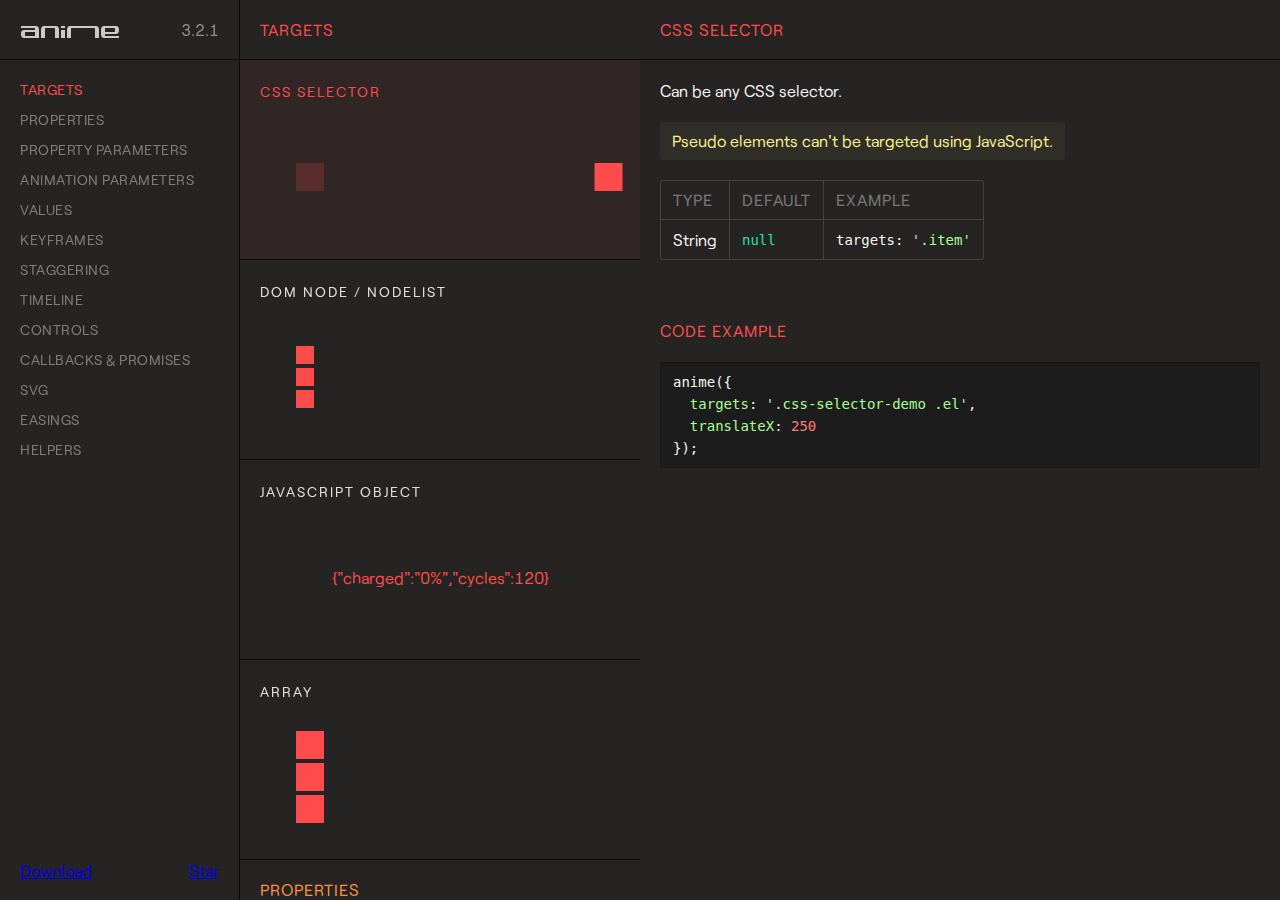
<file: js/anime-master/documentation/index.html>
<!DOCTYPE html>
<html>
<head>
  <title>Documentation | anime.js</title>
  <meta charset="utf-8">
  <meta name="viewport" content="width=device-width, initial-scale=1, maximum-scale=1">

  <meta property="og:title" content="anime.js">
  <meta property="og:url" content="https://animejs.com">
  <meta property="og:description" content="Javascript animation engine">
  <meta property="og:image" content="https://animejs.com/documentation/assets/img/social-media-image.png">

  <meta name="twitter:card" content="summary_large_image">
  <meta name="twitter:site" content="@juliangarnier">
  <meta name="twitter:creator" content="@juliangarnier">
  <meta name="twitter:title" content="anime.js">
  <meta name="twitter:description" content="Javascript animation engine">
  <meta name="twitter:image" content="https://animejs.com/documentation/assets/img/social-media-image.png">

  <link rel="apple-touch-icon-precomposed" href="assets/img/apple-touch-icon.png">
  <link rel="icon" type="image/png" href="assets/img/favicon.png" >

  <link href="//cloud.typenetwork.com/projects/2160/fontface.css/" rel="stylesheet" type="text/css">

  <link href="assets/css/animejs.css" rel="stylesheet">
  <link href="assets/css/anime-theme.css" rel="stylesheet">
  <link href="assets/css/documentation.css" rel="stylesheet">

  <script src="../lib/anime.min.js"></script>
</head>
<body>
  <div class="content">
    <header class="header">
    <a class="logo" href="https://github.com/juliangarnier/anime/">
      <img class="anime-mini-logo" src="assets/img/anime-mini-logo.svg" />
      <span class="version-number"></span>
    </a>
    </header>
    <section class="pane sidebar">
      <nav class="navigation"></nav>
      <div class="sidebar-info">
        <a class="github-button" href="https://github.com/juliangarnier/anime/archive/master.zip" data-color-scheme="no-preference: dark; light: dark; dark: dark;" data-icon="octicon-cloud-download" aria-label="Download juliangarnier/anime on GitHub">Download</a>
        <a class="github-button" href="https://github.com/juliangarnier/anime" data-color-scheme="no-preference: dark; light: dark; dark: dark;" data-show-count="true" aria-label="Star juliangarnier/anime on GitHub">Star</a>
      </div>
    </section>
    <section class="pane demos">

<!-- TARGETS -->
<article id="targets" class="color-targets">
  <header>
    <h2 class="demos-title">Targets</h2>
  </header>

<div id="cssSelector" class="demo">
  <h3 class="demo-title">CSS Selector</h3>
  <div class="demo-description">
    <p>Can be any CSS selector.</p>
    <p class="bubble warning">Pseudo elements can't be targeted using JavaScript.</p>
    <table>
      <thead>
        <td>Type</td>
        <td>Default</td>
        <td>Example</td>
      </thead>
      <tr>
        <td>String</td>
        <td><code>null</code></td>
        <td><code>targets: '.item'</code></td>
      </tr>
    </table>
  </div>
  <div class="demo-content css-selector-demo">
    <div class="line">
      <div class="square shadow"></div>
      <div class="square el"></div>
    </div>
  </div>
  <script>var cssSelector = function() {
/*DEMO*/
anime({
  targets: '.css-selector-demo .el',
  translateX: 250
});
/*DEMO*/
}
  </script>

</div>

<div id="domNode" class="demo">
  <h3 class="demo-title">DOM Node / NodeList</h3>
  <div class="demo-description">
    <p>
      Can be any DOM Node or NodeList.
    </p>
    <table>
      <thead>
        <td>Type</td>
        <td>Default</td>
        <td>Example</td>
      </thead>
      <tr>
        <td>DOM Node</td>
        <td><code>null</code></td>
        <td><code>targets: el.querySelector('.item')</code></td>
      </tr>
      <tr>
        <td>NodeList</td>
        <td><code>null</code></td>
        <td><code>targets: el.querySelectorAll('.item')</code></td>
      </tr>
    </table>
  </div>
  <div class="demo-content dom-node-demo">
    <div class="line">
      <div class="small square shadow"></div>
      <div class="small square el"></div>
    </div>
    <div class="line">
      <div class="small square shadow"></div>
      <div class="small square el"></div>
    </div>
    <div class="line">
      <div class="small square shadow"></div>
      <div class="small square el"></div>
    </div>
  </div>
  <script>var domNode = function() {
/*DEMO*/
var elements = document.querySelectorAll('.dom-node-demo .el');

anime({
  targets: elements,
  translateX: 270
});
/*DEMO*/
}
  </script>
</div>

<div id="JSobject" class="demo">
  <h3 class="demo-title">JavaScript Object</h3>
  <div class="demo-description">
    <p>
      A JavaScript Object with at least one property containing a numerical value.
    </p>
    <table>
      <thead>
        <td>Type</td>
        <td>Default</td>
        <td>Example</td>
      </thead>
      <tr>
        <td>Object</td>
        <td><code>null</code></td>
        <td><code>targets: myObjectProp</code></td>
      </tr>
    </table>
  </div>
  <div class="demo-content">
    <pre class="battery-log">{"charged":"0%","cycles":120}</pre>
  </div>
  <script>var JSobject = function() {
/*DEMO*/
var logEl = document.querySelector('.battery-log');

var battery = {
  charged: '0%',
  cycles: 120
}

anime({
  targets: battery,
  charged: '100%',
  cycles: 130,
  round: 1,
  easing: 'linear',
  update: function() {
    logEl.innerHTML = JSON.stringify(battery);
  }
});
/*DEMO*/
}
  </script>
<script>
</script>
</div>

<div id="array" class="demo">
  <h3 class="demo-title">Array</h3>
  <div class="demo-description">
    <p>
      An array containing multiple targets.
    </p>
    <p class="bubble info">
      Accepts mixed types. E.g. <code>['.el', domNode, jsObject]</code>
    </p>
    <table>
      <thead>
        <td>Type</td>
        <td>Default</td>
        <td>Example</td>
      </thead>
      <tr>
        <td>Array</td>
        <td><code>null</code></td>
        <td><code>targets: ['.item', el.getElementById('#thing')]</code></td>
      </tr>
    </table>
  </div>
  <div class="demo-content mixed-array-demo">
    <div class="line">
      <div class="square shadow"></div>
      <div class="square el el-01"></div>
    </div>
    <div class="line">
      <div class="square shadow"></div>
      <div class="square el el-02"></div>
    </div>
    <div class="line">
      <div class="square shadow"></div>
      <div class="square el el-03"></div>
    </div>
  </div>
  <script>var array = function() {
/*DEMO*/
var el = document.querySelector('.mixed-array-demo .el-01');

anime({
  targets: [el, '.mixed-array-demo .el-02', '.mixed-array-demo .el-03'],
  translateX: 250
});
/*DEMO*/
}
  </script>

</div>

</article>
<!-- -->

<!-- ANIMATABLE PROPERTIES -->
<article id="properties" class="color-properties">
<header>
  <h2 class="demos-title">Properties</h2>
</header>

<div id="cssProperties" class="demo">
  <h3 class="demo-title">CSS Properties</h3>
  <div class="demo-description">
    <p>
      Any CSS properties can be animated.
    </p>
    <p class="bubble warning">
      Most CSS properties will cause layout changes or repaint, and will result in choppy animation.
      Prioritize opacity and CSS transforms as much as possible.
    </p>
    <p>More details about accepted values in the <a class="color-values" href="#unitlessValue">values</a> section.</p>
    <table>
      <thead>
        <td>Example</td>
        <td>value</td>
      </thead>
      <tr>
        <td><code>opacity</code></td>
        <td><code>.5</code></td>
      </tr>
      <tr>
        <td><code>left</code></td>
        <td><code>'100px'</code></td>
      </tr>
    </table>
  </div>
  <div class="demo-content css-prop-demo">
    <div class="large square shadow"></div>
    <div class="large square el"></div>
  </div>
  <script>var cssProperties = function() {
/*DEMO*/
anime({
  targets: '.css-prop-demo .el',
  left: '240px',
  backgroundColor: '#FFF',
  borderRadius: ['0%', '50%'],
  easing: 'easeInOutQuad'
});
/*DEMO*/
}
  </script>
</div>

<div id="CSStransforms" class="demo">
  <h3 class="demo-title">CSS Transforms</h3>
  <div class="demo-description">
    <p>
      Animate CSS transforms properties individually.
    </p>
    <p class="bubble info">
      It's possible to specify different timing for each transforms properties, more details in the <a class="color-prop-params" href="#specificPropParameters">specific property parameters</a> section.
    </p>
    <p>More details about accepted values in the <a class="color-values" href="#unitlessValue">values</a> section.</p>
    <table>
      <thead>
        <td>Valid properties</td>
        <td>Default unit</td>
      </thead>
      <tr><td><code>'translateX'</code></td><td><code>'px'</code></td></tr>
      <tr><td><code>'translateY'</code></td><td><code>'px'</code></td></tr>
      <tr><td><code>'translateZ'</code></td><td><code>'px'</code></td></tr>
      <tr><td><code>'rotate'</code></td><td><code>'deg'</code></td></tr>
      <tr><td><code>'rotateX'</code></td><td><code>'deg'</code></td></tr>
      <tr><td><code>'rotateY'</code></td><td><code>'deg'</code></td></tr>
      <tr><td><code>'rotateZ'</code></td><td><code>'deg'</code></td></tr>
      <tr><td><code>'scale'</code></td><td><code>—</code></td></tr>
      <tr><td><code>'scaleX'</code></td><td><code>—</code></td></tr>
      <tr><td><code>'scaleY'</code></td><td><code>—</code></td></tr>
      <tr><td><code>'scaleZ'</code></td><td><code>—</code></td></tr>
      <tr><td><code>'skew'</code></td><td><code>'deg'</code></td></tr>
      <tr><td><code>'skewX'</code></td><td><code>'deg'</code></td></tr>
      <tr><td><code>'skewY'</code></td><td><code>'deg'</code></td></tr>
      <tr><td><code>'perspective'</code></td><td><code>'px'</code></td></tr>
    </table>
  </div>
  <div class="demo-content css-transforms-demo">
    <div class="square shadow"></div>
    <div class="square el"></div>
  </div>
  <script>var CSStransforms = function() {
/*DEMO*/
anime({
  targets: '.css-transforms-demo .el',
  translateX: 250,
  scale: 2,
  rotate: '1turn'
});
/*DEMO*/
}
  </script>
</div>

<div id="JSobjProp" class="demo">
  <h3 class="demo-title">Object properties</h3>
  <div class="demo-description">
    <p>
      Any Object property containing a numerical value can be animated.<br>
      More details about accepted values in the <a class="color-values" href="#unitlessValue">values</a> section.
    </p>
    <table>
      <thead>
        <td>Example</td>
        <td>value</td>
      </thead>
      <tr>
        <td><code>prop1</code></td>
        <td><code>50</code></td>
      </tr>
      <tr>
        <td><code>'prop2'</code></td>
        <td><code>'100%'</code></td>
      </tr>
    </table>
  </div>
  <div class="demo-content">
    <pre class="js-object-log">{"prop1":0,"prop2":"0%"}</pre>
  </div>
  <script>var JSobjProp = function() {
/*DEMO*/
var objPropLogEl = document.querySelector('.js-object-log');

var myObject = {
  prop1: 0,
  prop2: '0%'
}

anime({
  targets: myObject,
  prop1: 50,
  prop2: '100%',
  easing: 'linear',
  round: 1,
  update: function() {
    objPropLogEl.innerHTML = JSON.stringify(myObject);
  }
});
/*DEMO*/
}
  </script>
</div>

<div id="domAttr" class="demo">
  <h3 class="demo-title">DOM Attributes</h3>
  <div class="demo-description">
    <p>
      Any DOM Attributes containing a numerical value can be animated.<br>
      More details about accepted values in the <a class="color-values" href="#unitlessValue">values</a> section.
    </p>
    <table>
      <thead>
        <td>Example</td>
        <td>value</td>
      </thead>
      <tr>
        <td><code>value</code></td>
        <td><code>1000</code></td>
      </tr>
      <tr>
        <td><code>volume</code></td>
        <td><code>0</code></td>
      </tr>
      <tr>
        <td><code>data-custom</code></td>
        <td><code>'3 dogs'</code></td>
      </tr>
    </table>
  </div>
  <div class="demo-content dom-attribute-demo">
    <input class="el text-output" value="0"></input>
  </div>
  <script>var domAttr = function() {
/*DEMO*/
anime({
  targets: '.dom-attribute-demo input',
  value: [0, 1000],
  round: 1,
  easing: 'easeInOutExpo'
});
/*DEMO*/
}
  </script>
</div>

<div id="svgAttr" class="demo">
  <h3 class="demo-title">SVG Attributes</h3>
  <div class="demo-description">
    <p>
      Like any other <a class="color-properties" href="#domAttr">DOM attributes</a>, all SVG attributes containing at least one numerical value can be animated.<br>
      More details about accepted values in the <a class="color-values" href="#unitlessValue">values</a> section and SVG animation in the <a class="color-svg" href="#motionPath">SVG</a> section.
    </p>
    <table>
      <thead>
        <td>Example</td>
        <td>value</td>
      </thead>
      <tr>
        <td><code>points</code></td>
        <td><code>'64 68.64 8.574 100 63.446 67.68 64 4 64.554 67.68 119.426 100'</code></td>
      </tr>
      <tr>
        <td><code>scale</code></td>
        <td><code>1</code></td>
      </tr>
      <tr>
        <td><code>baseFrequency</code></td>
        <td><code>0</code></td>
      </tr>
    </table>
  </div>
  <div class="demo-content align-center svg-attributes-demo">
<svg width="128" height="128" viewBox="0 0 128 128">
  <filter id="displacementFilter">
    <feTurbulence type="turbulence" baseFrequency=".05" numOctaves="2" result="turbulence"/>
    <feDisplacementMap in2="turbulence" in="SourceGraphic" scale="15" xChannelSelector="R" yChannelSelector="G"/>
  </filter>
  <polygon points="64 68.64 8.574 100 63.446 67.68 64 4 64.554 67.68 119.426 100" style="filter: url(#displacementFilter)" fill="currentColor"/>
</svg>
  </div>
  <script>var svgAttr = function() {
  // Needed to reset demo
  var polyEl = document.querySelector('.svg-attributes-demo polygon');
  var feTurbulenceEl = document.querySelector('feTurbulence');
  var feDisplacementMap = document.querySelector('feDisplacementMap');
  polyEl.setAttribute('points', '64 68.64 8.574 100 63.446 67.68 64 4 64.554 67.68 119.426 100');
  feTurbulenceEl.setAttribute('baseFrequency', '.05');
  feDisplacementMap.setAttribute('scale', '15');
/*DEMO*/
anime({
  targets: ['.svg-attributes-demo polygon', 'feTurbulence', 'feDisplacementMap'],
  points: '64 128 8.574 96 8.574 32 64 0 119.426 32 119.426 96',
  baseFrequency: 0,
  scale: 1,
  loop: true,
  direction: 'alternate',
  easing: 'easeInOutExpo'
});
/*DEMO*/
}
  </script>

</div>

</article>
<!-- -->

<!-- PROPERTY PARAMETERS -->
<article id="propertyParameters" class="color-prop-params">
  <header>
    <h2 class="demos-title">Property parameters</h2>
  </header>

<div id="duration" class="demo">
  <h3 class="demo-title">Duration</h3>
  <div class="demo-description">
    <p>
      Defines the duration in milliseconds of the animation.
    </p>
    <table>
      <thead>
        <td>Type</td>
        <td>Default</td>
        <td>Example</td>
      </thead>
      <tr>
        <td>Number</td>
        <td><code>1000</code></td>
        <td><code>3000</code></td>
      </tr>
      <tr>
        <td>anime.stagger</td>
        <td>See <a class="color-staggering" href="#staggeringBasics">staggering</a> section</td>
        <td><code>anime.stagger(150)</code></td>
      </tr>
      <tr>
        <td>Function</td>
        <td>See <a class="color-prop-params" href="#functionBasedParameters">function based parameters</a> section</td>
        <td><code>(el, i) => i * 150</code></td>
      </tr>
    </table>
  </div>
  <div class="demo-content duration-demo">
    <div class="label">3000 ms</div>
    <div class="square shadow"></div>
    <div class="square el"></div>
  </div>
  <script>var duration = function() {
/*DEMO*/
anime({
  targets: '.duration-demo .el',
  translateX: 250,
  duration: 3000
});
/*DEMO*/
}
  </script>
</div>

<div id="delay" class="demo">
  <h3 class="demo-title">Delay</h3>
  <div class="demo-description">
    <p>
      Defines the delay in milliseconds of the animation.
    </p>
    <table>
      <thead>
        <td>Type</td>
        <td>Default</td>
        <td>Example</td>
      </thead>
      <tr>
        <td>Number</td>
        <td><code>0</code></td>
        <td><code>1000</code></td>
      </tr>
      <tr>
        <td>anime.stagger</td>
        <td>See <a class="color-staggering" href="#staggeringBasics">staggering</a> section</td>
        <td><code>anime.stagger(150)</code></td>
      </tr>
      <tr>
        <td>Function</td>
        <td>See <a class="color-prop-params" href="#functionBasedParameters">function based parameters</a> section</td>
        <td><code>(el, i) => i * 150</code></td>
      </tr>
    </table>
  </div>
  <div class="demo-content delay-demo">
    <div class="label">1000 ms</div>
    <div class="square shadow"></div>
    <div class="square el"></div>
  </div>
  <script>var delay = function() {
/*DEMO*/
anime({
  targets: '.delay-demo .el',
  translateX: 250,
  delay: 1000
});
/*DEMO*/
}
  </script>
</div>

<div id="endDelay" class="demo">
  <h3 class="demo-title">end delay</h3>
  <div class="demo-description">
    <p>
      Adds some extra time in milliseconds at the end of the animation.
    </p>
    <table>
      <thead>
        <td>Type</td>
        <td>Default</td>
        <td>Example</td>
      </thead>
      <tr>
        <td>Number</td>
        <td><code>0</code></td>
        <td><code>1000</code></td>
      </tr>
      <tr>
        <td>anime.stagger</td>
        <td>See <a class="color-staggering" href="#staggeringBasics">staggering</a> section</td>
        <td><code>anime.stagger(150)</code></td>
      </tr>
      <tr>
        <td>Function</td>
        <td>See <a class="color-prop-params" href="#functionBasedParameters">function based parameters</a> section</td>
        <td><code>(el, i) => i * 150</code></td>
      </tr>
    </table>
  </div>
  <div class="demo-content end-delay-demo">
    <div class="label">1000 ms</div>
    <div class="square shadow"></div>
    <div class="square el"></div>
  </div>
  <script>var endDelay = function() {
/*DEMO*/
anime({
  targets: '.end-delay-demo .el',
  translateX: 250,
  endDelay: 1000,
  direction: 'alternate'
});
/*DEMO*/
}
  </script>

</div>

<div id="easing" class="demo">
  <h3 class="demo-title">Easing</h3>
  <div class="demo-description">
    <p>
      Defines the timing function of the animation.
    </p>
    <p class="bubble info">
      Check out the <a class="color-easings" href="#linearEasing">easings</a> section for a complete list of available easing and parameters.
    </p>
    <table>
      <thead>
        <td>Type</td>
        <td>Default</td>
        <td>Example</td>
      </thead>
      <tr>
        <td>String</td>
        <td><code>'easeOutElastic(1, .5)'</code></td>
        <td><code>easing: 'easeInOutQuad'</code></td>
      </tr>
    </table>
  </div>
  <div class="demo-content easing-demo">
    <div class="label">easeInOutExpo</div>
    <div class="square shadow"></div>
    <div class="square el"></div>
  </div>
  <script>var easing = function() {
/*DEMO*/
anime({
  targets: '.easing-demo .el',
  translateX: 250,
  easing: 'easeInOutExpo'
});
/*DEMO*/
}
  </script>

</div>

<div id="round" class="demo">
  <h3 class="demo-title">Round</h3>
  <div class="demo-description">
    <p>
      Rounds up the value to x decimals.
    </p>
    <table>
      <thead>
        <td>Type</td>
        <td>Default</td>
        <td>Example</td>
      </thead>
      <tr>
        <td>Number</td>
        <td><code>0</code></td>
        <td><code>round: 10</code></td>
      </tr>
    </table>
  </div>
  <div class="demo-content">
    <pre class="round-log">0</pre>
  </div>
  <script>var round = function() {
/*DEMO*/
var roundLogEl = document.querySelector('.round-log');

anime({
  targets: roundLogEl,
  innerHTML: [0, 10000],
  easing: 'linear',
  round: 10 // Will round the animated value to 1 decimal
});
/*DEMO*/
}
  </script>
</div>

<div id="specificPropParameters" class="demo">
  <h3 class="demo-title">Specific property parameters</h3>
  <div class="demo-description">
    <p>
      Defines specific parameters to each property of the animation using an Object as value.<br>
      Other properties that aren't specified in the Object are inheritted from the main animation.
    </p>
    <table>
      <thead>
        <td>Type</td>
        <td>Example</td>
      </thead>
      <tr>
        <td>Object</td>
<td><code>rotate: {
  value: 360,
  duration: 1800,
  easing: 'easeInOutSine'
}</code></td>
      </tr>
    </table>
  </div>
  <div class="demo-content specific-prop-params-demo">
    <div class="square shadow"></div>
    <div class="square el"></div>
  </div>
  <script>var specificPropParameters = function() {
/*DEMO*/
anime({
  targets: '.specific-prop-params-demo .el',
  translateX: {
    value: 250,
    duration: 800
  },
  rotate: {
    value: 360,
    duration: 1800,
    easing: 'easeInOutSine'
  },
  scale: {
    value: 2,
    duration: 1600,
    delay: 800,
    easing: 'easeInOutQuart'
  },
  delay: 250 // All properties except 'scale' inherit 250ms delay
});
/*DEMO*/
}
  </script>

</div>

<div id="functionBasedParameters" class="demo">
  <h3 class="demo-title">Function based parameters</h3>
  <div class="demo-description">
    <p>
      Get different values for every target and property of the animation.
    </p>
    <p>
      The function accepts 3 arguments:
    </p>
    <table>
      <thead>
        <td>Arguments</td>
        <td>Infos</td>
      </thead>
      <tr>
        <td><code>target</code></td>
        <td>The curent animated targeted element</td>
      </tr>
      <tr>
        <td><code>index</code></td>
        <td>The index of the animated targeted element</td>
      </tr>
      <tr>
        <td><code>targetsLength</code></td>
        <td>The total number of animated targets</td>
      </tr>
    </table>
    <p class="bubble info">
      See <a class="color-staggering" href="#staggeringBasics">staggering</a> section for easier values manipulation.
    </p>
  </div>
  <div class="demo-content function-based-params-demo">
    <div class="line">
      <div class="small label">delay = 0 * 100</div>
      <div class="small square shadow"></div>
      <div class="small square el"></div>
    </div>
    <div class="line">
      <div class="small label">delay = 1 * 100</div>
      <div class="small square shadow"></div>
      <div class="small square el"></div>
    </div>
    <div class="line">
      <div class="small label">delay = 2 * 100</div>
      <div class="small square shadow"></div>
      <div class="small square el"></div>
    </div>
  </div>
  <script>var functionBasedParameters = function() {
/*DEMO*/
anime({
  targets: '.function-based-params-demo .el',
  translateX: 270,
  direction: 'alternate',
  loop: true,
  delay: function(el, i, l) {
    return i * 100;
  },
  endDelay: function(el, i, l) {
    return (l - i) * 100;
  }
});
/*DEMO*/
}
  </script>

</div>

</article>
<!-- -->

<!-- ANIMATION PARAMETERS -->
<article id="animationParameters" class="color-anim-params">
  <header>
    <h2 class="demos-title">Animation parameters</h2>
  </header>

<div id="direction" class="demo">
  <h3 class="demo-title">Direction</h3>
  <div class="demo-description">
    <p>
      Defines the direction of the animation.
    </p>
    <table>
      <thead>
        <td>Accepts</td>
        <td>Infos</td>
      </thead>
      <tr>
        <td><code>'normal'</code></td>
        <td>Animation progress goes from 0 to 100%</td>
      </tr>
      <tr>
        <td><code>'reverse'</code></td>
        <td>Animation progress goes from 100% to 0%</td>
      </tr>
      <tr>
        <td><code>'alternate'</code></td>
        <td>Animation progress goes from 0% to 100% then goes back to 0%</td>
      </tr>
    </table>
  </div>
  <div class="demo-content">
    <div class="line">
      <div class="label">normal</div>
      <div class="square shadow"></div>
      <div class="square el dir-normal"></div>
    </div>
    <div class="line">
      <div class="label">reverse</div>
      <div class="square shadow"></div>
      <div class="square el dir-reverse"></div>
    </div>
    <div class="line">
      <div class="label">alternate</div>
      <div class="square shadow"></div>
      <div class="square el dir-alternate"></div>
    </div>
  </div>
  <script>var direction = function() {
/*DEMO*/
anime({
  targets: '.dir-normal',
  translateX: 250,
  easing: 'easeInOutSine'
});

anime({
  targets: '.dir-reverse',
  translateX: 250,
  direction: 'reverse',
  easing: 'easeInOutSine'
});

anime({
  targets: '.dir-alternate',
  translateX: 250,
  direction: 'alternate',
  easing: 'easeInOutSine'
});
/*DEMO*/
}
  </script>

</div>

<div id="loop" class="demo">
  <h3 class="demo-title">Loop</h3>
  <div class="demo-description">
    <p>
      Defines the number of iterations of your animation.
    </p>
    <table>
      <thead>
        <td>Accepts</td>
        <td>Infos</td>
      </thead>
      <tr>
        <td><code>Number</code></td>
        <td>The number of iterations</td>
      </tr>
      <tr>
        <td><code>true</code></td>
        <td>Loop indefinitely</td>
      </tr>
    </table>
  </div>
  <div class="demo-content">
    <div class="line">
      <div class="small label">normal 3 times</div>
      <div class="small square shadow"></div>
      <div class="small square el loop"></div>
    </div>
    <div class="line">
      <div class="small label">reverse 3 times</div>
      <div class="small square shadow"></div>
      <div class="small square el loop-reverse"></div>
    </div>
    <div class="line">
      <div class="small label">alternate 3 times</div>
      <div class="small square shadow"></div>
      <div class="small square el loop-alternate"></div>
    </div>
    <div class="line">
      <div class="small label">normal inifinite</div>
      <div class="small square shadow"></div>
      <div class="small square el loop-infinity"></div>
    </div>
    <div class="line">
      <div class="small label">inifinite reverse</div>
      <div class="small square shadow"></div>
      <div class="small square el loop-reverse-infinity"></div>
    </div>
    <div class="line">
      <div class="small label">inifinite alternate</div>
      <div class="small square shadow"></div>
      <div class="small square el loop-alternate-infinity"></div>
    </div>
  </div>
  <script>var loop = function() {
/*DEMO*/
anime({
  targets: '.loop',
  translateX: 270,
  loop: 3,
  easing: 'easeInOutSine'
});

anime({
  targets: '.loop-infinity',
  translateX: 270,
  loop: true,
  easing: 'easeInOutSine'
});

anime({
  targets: '.loop-reverse',
  translateX: 270,
  loop: 3,
  direction: 'reverse',
  easing: 'easeInOutSine'
});

anime({
  targets: '.loop-reverse-infinity',
  translateX: 270,
  direction: 'reverse',
  loop: true,
  easing: 'easeInOutSine'
});

anime({
  targets: '.loop-alternate',
  translateX: 270,
  loop: 3,
  direction: 'alternate',
  easing: 'easeInOutSine'
});

anime({
  targets: '.loop-alternate-infinity',
  translateX: 270,
  direction: 'alternate',
  loop: true,
  easing: 'easeInOutSine'
});
/*DEMO*/
}
  </script>
</div>

<div id="autoplay" class="demo">
  <h3 class="demo-title">Autoplay</h3>
  <div class="demo-description">
    <p>
      Defines if the animation should automatically starts or not.
    </p>
    <table>
      <thead>
        <td>Accepts</td>
        <td>Infos</td>
      </thead>
      <tr>
        <td><code>true</code></td>
        <td>Automatically starts the animation</td>
      </tr>
      <tr>
        <td><code>false</code></td>
        <td>Animation is paused by default</td>
      </tr>
    </table>
  </div>
  <div class="demo-content">
    <div class="line">
      <div class="label">autoplay: true</div>
      <div class="square shadow"></div>
      <div class="square el autoplay-true"></div>
    </div>
    <div class="line">
      <div class="label">autoplay: false</div>
      <div class="square shadow"></div>
      <div class="square el autoplay-false"></div>
    </div>
  </div>
  <script>var autoplay = function() {
/*DEMO*/
anime({
  targets: '.autoplay-true',
  translateX: 250,
  autoplay: true,
  easing: 'easeInOutSine'
});

anime({
  targets: '.autoplay-false',
  translateX: 250,
  autoplay: false,
  easing: 'easeInOutSine'
});
/*DEMO*/
}
  </script>
</div>

</article>
<!-- -->

<!-- VALUES -->
<article id="values" class="color-values">
<header>
  <h2 class="demos-title">Values</h2>
</header>

<div id="unitlessValue" class="demo">
  <h3 class="demo-title">Unitless</h3>
  <div class="demo-description">
    <p>
      If the original value has a unit, it will be automatically added to the animated value.
    </p>
    <table>
      <thead>
        <td>Type</td>
        <td>Example</td>
      </thead>
      <tr>
        <td>Number</td>
        <td><code>translateX: 250</code></td>
      </tr>
    </table>
  </div>
  <div class="demo-content unitless-values-demo">
    <div class="circle shadow"></div>
    <div class="circle el"></div>
  </div>
  <script>var unitlessValue = function() {
/*DEMO*/
anime({
  targets: '.unitless-values-demo .el',
  translateX: 250, // -> '250px'
  rotate: 540 // -> '540deg'
});
/*DEMO*/
}
  </script>

</div>

<div id="specificUnitValue" class="demo">
  <h3 class="demo-title">Specific unit</h3>
  <div class="demo-description">
    <p>
      Forces the animation to use a certain unit and will automatically convert the initial target value.
    </p>
    <p class="bubble warning">
      Conversion accuracy can vary depending of the unit used.<br>
      You can also define the initial value of the animation directly using an array, see the <a href="#fromToValues" class="color-values">from to values</a> section.
    </p>
    <table>
      <thead>
        <td>Type</td>
        <td>Example</td>
      </thead>
      <tr>
        <td>String</td>
        <td><code>width: '100%'</code></td>
      </tr>
    </table>
  </div>
  <div class="demo-content specific-unit-values-demo">
    <div class="square shadow"></div>
    <div class="square el"></div>
  </div>
  <script>var specificUnitValue = function() {
/*DEMO*/
anime({
  targets: '.specific-unit-values-demo .el',
  width: '100%', // -> from '28px' to '100%',
  easing: 'easeInOutQuad',
  direction: 'alternate',
  loop: true
});
/*DEMO*/
}
  </script>

</div>

<div id="relativeValues" class="demo">
  <h3 class="demo-title">Relative</h3>
  <div class="demo-description">
    <p>
      Adds, substracts or multiplies the original value.
    </p>
    <table>
      <thead>
        <td>Accepts</td>
        <td>Effect</td>
        <td>Example</td>
      </thead>
      <tr>
        <td><code>'+='</code></td>
        <td>Add</td>
        <td><code>'+=100'</code></td>
      </tr>
      <tr>
        <td><code>'-='</code></td>
        <td>Substract</td>
        <td><code>'-=2turn'</code></td>
      </tr>
      <tr>
        <td><code>'*='</code></td>
        <td>Multiply</td>
        <td><code>'*=10'</code></td>
      </tr>
    </table>
  </div>
  <div class="demo-content">
    <div class="circle shadow"></div>
    <div class="circle el relative-values"></div>
  </div>
  <script>var relativeValues = function() {
/*DEMO*/
var relativeEl = document.querySelector('.el.relative-values');
relativeEl.style.transform = 'translateX(100px)';

anime({
  targets: '.el.relative-values',
  translateX: {
    value: '*=2.5', // 100px * 2.5 = '250px'
    duration: 1000
  },
  width: {
    value: '-=20px', // 28 - 20 = '8px'
    duration: 1800,
    easing: 'easeInOutSine'
  },
  rotate: {
    value: '+=2turn', // 0 + 2 = '2turn'
    duration: 1800,
    easing: 'easeInOutSine'
  },
  direction: 'alternate'
});
/*DEMO*/
}
  </script>

</div>

<div id="colors" class="demo">
  <h3 class="demo-title">Colors</h3>
  <div class="demo-description">
    <p>
      <i>anime.js</i> accepts and converts Hexadecimal, RGB, RGBA, HSL, and HSLA color values.
    </p>
    <p class="bubble warning">
      CSS color codes ( e.g. : <code>'red', 'yellow', 'aqua'</code> ) are not supported.
    </p>
    <table>
      <thead>
        <td>Accepts</td>
        <td>Example</td>
      </thead>
      <tr>
        <td>Hexadecimal</td>
        <td><code>'#FFF'</code> or <code>'#FFFFFF'</code></td>
      </tr>
      <tr>
        <td>RGB</td>
        <td><code>'rgb(255, 255, 255)'</code></td>
      </tr>
      <tr>
        <td>RGBA</td>
        <td><code>'rgba(255, 255, 255, .2)'</code></td>
      </tr>
      <tr>
        <td>HSL</td>
        <td><code>'hsl(0, 100%, 100%)'</code></td>
      </tr>
      <tr>
        <td>HSLA</td>
        <td><code>'hsla(0, 100%, 100%, .2)'</code></td>
      </tr>
    </table>
  </div>
  <div class="demo-content colors-demo">
    <div class="line">
      <div class="small label">HEX</div>
      <div class="small circle shadow"></div>
      <div class="small circle el color-hex"></div>
    </div>
    <div class="line">
      <div class="small label">RGB</div>
      <div class="small circle shadow"></div>
      <div class="small circle el color-rgb"></div>
    </div>
    <div class="line">
      <div class="small label">HSL</div>
      <div class="small circle shadow"></div>
      <div class="small circle el color-hsl"></div>
    </div>
    <div class="line">
      <div class="small label">RGBA</div>
      <div class="small circle shadow"></div>
      <div class="small circle el color-rgba"></div>
    </div>
    <div class="line">
      <div class="small label">HSLA</div>
      <div class="small circle shadow"></div>
      <div class="small circle el color-hsla"></div>
    </div>
  </div>
  <script>var colors = function() {
/*DEMO*/
var colorsExamples = anime.timeline({
  endDelay: 1000,
  easing: 'easeInOutQuad',
  direction: 'alternate',
  loop: true
})
.add({ targets: '.color-hex',  background: '#FFF' }, 0)
.add({ targets: '.color-rgb',  background: 'rgb(255,255,255)' }, 0)
.add({ targets: '.color-hsl',  background: 'hsl(0, 100%, 100%)' }, 0)
.add({ targets: '.color-rgba', background: 'rgba(255,255,255, .2)' }, 0)
.add({ targets: '.color-hsla', background: 'hsla(0, 100%, 100%, .2)' }, 0)
.add({ targets: '.colors-demo .el', translateX: 270 }, 0);
/*DEMO*/
}
  </script>

</div>

<div id="fromToValues" class="demo">
  <h3 class="demo-title">From To</h3>
  <div class="demo-description">
    <p>
      Forces the animation to start at a specified value.
    </p>
    <table>
      <thead>
        <td>Type</td>
        <td>Example</td>
      </thead>
      <tr>
        <td><code>Array</code></td>
        <td><code>['50%', '100%']</code></td>
      </tr>
    </table>
  </div>
  <div class="demo-content">
    <div class="circle shadow"></div>
    <div class="circle el from-to-values"></div>
  </div>
  <script>var fromToValues = function() {
/*DEMO*/
anime({
  targets: '.el.from-to-values',
  translateX: [100, 250], // from 100 to 250
  delay: 500,
  direction: 'alternate',
  loop: true
});
/*DEMO*/
}
  </script>

</div>

<div id="functionBasedPropVal" class="demo">
  <h3 class="demo-title">Function based values</h3>
  <div class="demo-description">
    <p>
      Get different values for every target and property of the animation.
    </p>
    <p>
      The function accepts 3 arguments:
    </p>
    <table>
      <thead>
        <td>Arguments</td>
        <td>Infos</td>
      </thead>
      <tr>
        <td><code>target</code></td>
        <td>The curently animated targeted element</td>
      </tr>
      <tr>
        <td><code>index</code></td>
        <td>The index of the animated targeted element</td>
      </tr>
      <tr>
        <td><code>targetsLength</code></td>
        <td>The total number of animated targets</td>
      </tr>
    </table>
  </div>
  <div class="demo-content function-based-values-demo">
    <div class="line">
      <div class="small circle shadow"></div>
      <div data-x="170" class="small circle el"></div>
    </div>
    <div class="line">
      <div class="small circle shadow"></div>
      <div data-x="80" class="small circle el"></div>
    </div>
    <div class="line">
      <div class="small circle shadow"></div>
      <div data-x="270" class="small circle el"></div>
    </div>
  </div>
  <script>var functionBasedPropVal = function() {
/*DEMO*/
anime({
  targets: '.function-based-values-demo .el',
  translateX: function(el) {
    return el.getAttribute('data-x');
  },
  translateY: function(el, i) {
    return 50 + (-50 * i);
  },
  scale: function(el, i, l) {
    return (l - i) + .25;
  },
  rotate: function() { return anime.random(-360, 360); },
  borderRadius: function() { return ['50%', anime.random(10, 35) + '%']; },
  duration: function() { return anime.random(1200, 1800); },
  delay: function() { return anime.random(0, 400); },
  direction: 'alternate',
  loop: true
});
/*DEMO*/
}
  </script>

</div>

</article>
<!-- -->

<!-- KEYFRAMES -->
<article id="keyframes" class="color-keyframes">
<header>
  <h2 class="demos-title">Keyframes</h2>
</header>

<div id="animationKeyframes" class="demo">
  <h3 class="demo-title">Animation keyframes</h3>
  <div class="demo-description">
    <p>
      Animation keyframes are defined using an Array, within the <code>keyframes</code> property.
    </p>
    <p class="bubble info">
      If there is no duration specified inside the keyframes, each keyframe duration will be equal to the animation's total duration divided by the number of keyframes.
    </p>
    <table>
      <thead>
        <td>Type</td>
        <td>Example</td>
      </thead>
      <tr>
        <td><code>Array</code></td>
        <td><code>[
  {value: 100, easing: 'easeOutExpo'},
  {value: 200, delay: 500},
  {value: 300, duration: 1000}
]</code></td>
      </tr>
    </table>
  </div>
  <div class="demo-content animation-keyframes-demo">
    <div class="circle shadow"></div>
    <div class="circle el keyframes"></div>
  </div>
  <script>var animationKeyframes = function() {
/*DEMO*/
anime({
  targets: '.animation-keyframes-demo .el',
  keyframes: [
    {translateY: -40},
    {translateX: 250},
    {translateY: 40},
    {translateX: 0},
    {translateY: 0}
  ],
  duration: 4000,
  easing: 'easeOutElastic(1, .8)',
  loop: true
});
/*DEMO*/
}
  </script>
</div>

<div id="propertyKeyframes" class="demo">
  <h3 class="demo-title">Property keyframes</h3>
  <div class="demo-description">
    <p>
      Similar to <a class="color-keyframes" href="#animationKeyframes">animation keyframes</a>, property keyframes are defined using an Array of property Object. Property keyframes allow overlapping animations since each property have its own keyframes array.
    </p>
    <p class="bubble info">
      If there is no duration specified inside the keyframes, each keyframe duration will be equal to the animation's total duration divided by the number of keyframes.
    </p>
    <table>
      <thead>
        <td>Type</td>
        <td>Example</td>
      </thead>
      <tr>
        <td><code>Array</code></td>
        <td><code>[
  {value: 100, easing: 'easeOutExpo'},
  {value: 200, delay: 500},
  {value: 300, duration: 1000}
]</code></td>
      </tr>
    </table>
  </div>
  <div class="demo-content property-keyframes-demo">
    <div class="circle shadow"></div>
    <div class="circle el keyframes"></div>
  </div>
  <script>var propertyKeyframes = function() {
/*DEMO*/
anime({
  targets: '.property-keyframes-demo .el',
  translateX: [
    { value: 250, duration: 1000, delay: 500 },
    { value: 0, duration: 1000, delay: 500 }
  ],
  translateY: [
    { value: -40, duration: 500 },
    { value: 40, duration: 500, delay: 1000 },
    { value: 0, duration: 500, delay: 1000 }
  ],
  scaleX: [
    { value: 4, duration: 100, delay: 500, easing: 'easeOutExpo' },
    { value: 1, duration: 900 },
    { value: 4, duration: 100, delay: 500, easing: 'easeOutExpo' },
    { value: 1, duration: 900 }
  ],
  scaleY: [
    { value: [1.75, 1], duration: 500 },
    { value: 2, duration: 50, delay: 1000, easing: 'easeOutExpo' },
    { value: 1, duration: 450 },
    { value: 1.75, duration: 50, delay: 1000, easing: 'easeOutExpo' },
    { value: 1, duration: 450 }
  ],
  easing: 'easeOutElastic(1, .8)',
  loop: true
});
/*DEMO*/
}
  </script>
</div>

</article>
<!-- -->

<!-- STAGGERING -->
<article id="staggering" class="color-staggering">
<header>
  <h2 class="demos-title">Staggering</h2>
</header>

<div id="staggeringBasics" class="demo">
  <h3 class="demo-title">Staggering basics</h3>
  <div class="demo-description">
    <p>
      Staggering allows you to animate multiple elements with <a href="https://en.wikipedia.org/wiki/Follow_through_and_overlapping_action">follow through and overlapping action</a>.
    </p>
    <pre><code>anime.stagger(value, options)</code></pre>
    <table>
      <thead>
        <td>Arguments</td>
        <td>Type</td>
        <td>Info</td>
        <td>Required</td>
      </thead>
      <tr>
        <td>Value</td>
        <td><code>Number</code>, <code>String</code>, <code>Array</code></td>
        <td>The manipulated value(s)</td>
        <td>Yes</td>
      </tr>
      <tr>
        <td>Options</td>
        <td><code>Object</code></td>
        <td>Stagger parameters</td>
        <td>No</td>
      </tr>
    </table>
  </div>
  <div class="demo-content basic-staggering-demo">
    <div class="line">
      <div class="label">delay = (100 * 0) ms</div>
      <div class="small square shadow"></div>
      <div class="small square el"></div>
    </div>
    <div class="line">
      <div class="label">delay = (100 * 1) ms</div>
      <div class="small square shadow"></div>
      <div class="small square el"></div>
    </div>
    <div class="line">
      <div class="label">delay = (100 * 2) ms</div>
      <div class="small square shadow"></div>
      <div class="small square el"></div>
    </div>
    <div class="line">
      <div class="label">delay = (100 * 3) ms</div>
      <div class="small square shadow"></div>
      <div class="small square el"></div>
    </div>
    <div class="line">
      <div class="label">delay = (100 * 4) ms</div>
      <div class="small square shadow"></div>
      <div class="small square el"></div>
    </div>
    <div class="line">
      <div class="label">delay = (100 * 5) ms</div>
      <div class="small square shadow"></div>
      <div class="small square el"></div>
    </div>
  </div>
  <script>var staggeringBasics = function() {
/*DEMO*/
anime({
  targets: '.basic-staggering-demo .el',
  translateX: 270,
  delay: anime.stagger(100) // increase delay by 100ms for each elements.
});
/*DEMO*/
}
  </script>
</div>

<div id="staggeringStartValue" class="demo">
  <h3 class="demo-title">Start value</h3>
  <div class="demo-description">
    <p>
      Starts the staggering effect from a specific value.
    </p>
    <pre><code>anime.stagger(value, {start: startValue})</code></pre>
    <table>
      <thead>
        <td>Types</td>
        <td>Info</td>
      </thead>
      <tr>
        <td><code>Number</code>, <code>String</code>
        <td>Same as propety values, see <a href="#unitlessValue" class="color-values">values section</a></td>
      </tr>
    </table>
  </div>
  <div class="demo-content staggering-start-value-demo">
    <div class="line">
      <div class="label">delay = 500 + (100 * 0) ms</div>
      <div class="small square shadow"></div>
      <div class="small square el"></div>
    </div>
    <div class="line">
      <div class="label">delay = 500 + (100 * 1) ms</div>
      <div class="small square shadow"></div>
      <div class="small square el"></div>
    </div>
    <div class="line">
      <div class="label">delay = 500 + (100 * 2) ms</div>
      <div class="small square shadow"></div>
      <div class="small square el"></div>
    </div>
    <div class="line">
      <div class="label">delay = 500 + (100 * 3) ms</div>
      <div class="small square shadow"></div>
      <div class="small square el"></div>
    </div>
    <div class="line">
      <div class="label">delay = 500 + (100 * 4) ms</div>
      <div class="small square shadow"></div>
      <div class="small square el"></div>
    </div>
    <div class="line">
      <div class="label">delay = 500 + (100 * 5) ms</div>
      <div class="small square shadow"></div>
      <div class="small square el"></div>
    </div>
  </div>
  <script>var staggeringStartValue = function() {
/*DEMO*/
anime({
  targets: '.staggering-start-value-demo .el',
  translateX: 270,
  delay: anime.stagger(100, {start: 500}) // delay starts at 500ms then increase by 100ms for each elements.
});
/*DEMO*/
}
  </script>
</div>

<div id="rangeValueStaggering" class="demo">
  <h3 class="demo-title">Range value</h3>
  <div class="demo-description">
    <p>
      Distributes evenly values between two numbers.
    </p>
    <pre><code>anime.stagger([startValue, endValue])</code></pre>
    <table>
      <thead>
        <td>Type</td>
        <td>Info</td>
      </thead>
      <tr>
        <td><code>'easingName'</code></td>
        <td>All valid easing names are accepted, see <a href="#easings" class="color-easings">easings section</a></td>
      </tr>
      <tr>
        <td><code>function(i)</code></td>
        <td>Custom easing function, see <a href="#customEasing" class="color-easings">custom easings section</a></td>
      </tr>
    </table>
  </div>
  <div class="demo-content range-value-staggering-demo">
    <div class="line">
      <div class="label">rotate = -360 + ((360 - (-360)) / 5) * 0</div>
      <div class="small square shadow"></div>
      <div class="small square el"></div>
    </div>
    <div class="line">
      <div class="label">rotate = -360 + ((360 - (-360)) / 5) * 1</div>
      <div class="small square shadow"></div>
      <div class="small square el"></div>
    </div>
    <div class="line">
      <div class="label">rotate = -360 + ((360 - (-360)) / 5) * 2</div>
      <div class="small square shadow"></div>
      <div class="small square el"></div>
    </div>
    <div class="line">
      <div class="label">rotate = -360 + ((360 - (-360)) / 5) * 3</div>
      <div class="small square shadow"></div>
      <div class="small square el"></div>
    </div>
    <div class="line">
      <div class="label">rotate = -360 + ((360 - (-360)) / 5) * 4</div>
      <div class="small square shadow"></div>
      <div class="small square el"></div>
    </div>
    <div class="line">
      <div class="label">rotate = -360 + ((360 - (-360)) / 5) * 5</div>
      <div class="small square shadow"></div>
      <div class="small square el"></div>
    </div>
  </div>
  <script>var rangeValueStaggering = function() {
/*DEMO*/
anime({
  targets: '.range-value-staggering-demo .el',
  translateX: 270,
  rotate: anime.stagger([-360, 360]), // rotation will be distributed from -360deg to 360deg evenly between all elements
  easing: 'easeInOutQuad'
});
/*DEMO*/
}
  </script>
</div>

<div id="staggeringFrom" class="demo">
  <h3 class="demo-title">From value</h3>
  <div class="demo-description">
    <p>
      Starts the stagger effect from a specific position.
    </p>
    <pre><code>anime.stagger(value, {from: startingPosition})</code></pre>
    <table>
      <thead>
        <td>Options</td>
        <td>Type</td>
        <td>Info</td>
      </thead>
      <tr>
        <td><code>'first'</code> (default)</td>
        <td><code>'string'</code></td>
        <td>Start the effect from the first element</td>
      </tr>
      <tr>
        <td><code>'last'</code></td>
        <td><code>'string'</code></td>
        <td>Start the effect from the last element</td>
      </tr>
      <tr>
        <td><code>'center'</code></td>
        <td><code>'string'</code></td>
        <td>Start the effect from the center</td>
      </tr>
      <tr>
        <td><code>index</code></td>
        <td><code>number</code></td>
        <td>Start the effect from the specified index</td>
      </tr>
    </table>
  </div>
  <div class="demo-content staggering-from-demo">
    <div class="line">
      <div class="small square shadow"></div>
      <div class="small square el"></div>
    </div>
    <div class="line">
      <div class="small square shadow"></div>
      <div class="small square el"></div>
    </div>
    <div class="line">
      <div class="small square shadow"></div>
      <div class="small square el"></div>
    </div>
    <div class="line">
      <div class="small square shadow"></div>
      <div class="small square el"></div>
    </div>
    <div class="line">
      <div class="small square shadow"></div>
      <div class="small square el"></div>
    </div>
    <div class="line">
      <div class="small square shadow"></div>
      <div class="small square el"></div>
    </div>
  </div>
  <script>var staggeringFrom = function() {
/*DEMO*/
anime({
  targets: '.staggering-from-demo .el',
  translateX: 270,
  delay: anime.stagger(100, {from: 'center'})
});
/*DEMO*/
}
  </script>
</div>

<div id="staggeringDirection" class="demo">
  <h3 class="demo-title">Direction</h3>
  <div class="demo-description">
    <p>
      Changes the order in which the stagger operates.
    </p>
    <pre><code>anime.stagger(value, {direction: 'reverse'})</code></pre>
    <table>
      <thead>
        <td>Options</td>
        <td>Info</td>
      </thead>
      <tr>
        <td><code>'normal'</code> (default)</td>
        <td>Normal staggering, from the first element to the last</td>
      </tr>
      <tr>
        <td><code>'reverse'</code></td>
        <td>Reversed staggering, from the last element to the first</td>
      </tr>
    </table>
  </div>
  <div class="demo-content staggering-direction-demo">
    <div class="line">
      <div class="small square shadow"></div>
      <div class="small square el"></div>
    </div>
    <div class="line">
      <div class="small square shadow"></div>
      <div class="small square el"></div>
    </div>
    <div class="line">
      <div class="small square shadow"></div>
      <div class="small square el"></div>
    </div>
    <div class="line">
      <div class="small square shadow"></div>
      <div class="small square el"></div>
    </div>
    <div class="line">
      <div class="small square shadow"></div>
      <div class="small square el"></div>
    </div>
    <div class="line">
      <div class="small square shadow"></div>
      <div class="small square el"></div>
    </div>
  </div>
  <script>var staggeringDirection = function() {
/*DEMO*/
anime({
  targets: '.staggering-direction-demo .el',
  translateX: 270,
  delay: anime.stagger(100, {direction: 'reverse'})
});
/*DEMO*/
}
  </script>
</div>

<div id="staggeringEasing" class="demo">
  <h3 class="demo-title">Easing</h3>
  <div class="demo-description">
    <p>
      Stagger values using an easing function.
    </p>
    <pre><code>anime.stagger(value, {easing: 'easingName'})</code></pre>
    <table>
      <thead>
        <td>Type</td>
        <td>Info</td>
      </thead>
      <tr>
        <td><code>'string'</code></td>
        <td>All valid <a href="#easings" class="color-easings">easing names</a> are accepted</td>
      </tr>
      <tr>
        <td><code>function(i)</code></td>
        <td>Use your own <a href="#customEasing" class="color-easings">custom easings function</a></td>
      </tr>
    </table>
  </div>
  <div class="demo-content staggering-easing-demo">
    <div class="line">
      <div class="small square shadow"></div>
      <div class="small square el"></div>
    </div>
    <div class="line">
      <div class="small square shadow"></div>
      <div class="small square el"></div>
    </div>
    <div class="line">
      <div class="small square shadow"></div>
      <div class="small square el"></div>
    </div>
    <div class="line">
      <div class="small square shadow"></div>
      <div class="small square el"></div>
    </div>
    <div class="line">
      <div class="small square shadow"></div>
      <div class="small square el"></div>
    </div>
    <div class="line">
      <div class="small square shadow"></div>
      <div class="small square el"></div>
    </div>
  </div>
  <script>var staggeringEasing = function() {
/*DEMO*/
anime({
  targets: '.staggering-easing-demo .el',
  translateX: 270,
  delay: anime.stagger(300, {easing: 'easeOutQuad'})
});
/*DEMO*/
}
  </script>
</div>

<div id="gridStaggering" class="demo">
  <h3 class="demo-title">Grid</h3>
  <div class="demo-description">
    <p>
      Staggering values based a 2D array that allow "ripple" effects.
    </p>
    <pre><code>anime.stagger(value, {grid: [rows, columns]})</code></pre>
    <table>
      <thead>
        <td>Type</td>
        <td>Info</td>
      </thead>
      <tr>
        <td><code>array</code></td>
        <td>A 2 items array, the first value is the number of rows, the second the number of columns</td>
      </tr>
    </table>
  </div>
  <div class="demo-content staggering-grid-demo">
    <div class="grid">
      <div class="small square el"></div>
      <div class="small square el"></div>
      <div class="small square el"></div>
      <div class="small square el"></div>
      <div class="small square el"></div>
      <div class="small square el"></div>
      <div class="small square el"></div>
      <div class="small square el"></div>
      <div class="small square el"></div>
      <div class="small square el"></div>
      <div class="small square el"></div>
      <div class="small square el"></div>
      <div class="small square el"></div>
      <div class="small square el"></div>
      <div class="small square el"></div>
      <div class="small square el"></div>
      <div class="small square el"></div>
      <div class="small square el"></div>
      <div class="small square el"></div>
      <div class="small square el"></div>
      <div class="small square el"></div>
      <div class="small square el"></div>
      <div class="small square el"></div>
      <div class="small square el"></div>
      <div class="small square el"></div>
      <div class="small square el"></div>
      <div class="small square el"></div>
      <div class="small square el"></div>
      <div class="small square el"></div>
      <div class="small square el"></div>
      <div class="small square el"></div>
      <div class="small square el"></div>
      <div class="small square el"></div>
      <div class="small square el"></div>
      <div class="small square el"></div>
      <div class="small square el"></div>
      <div class="small square el"></div>
      <div class="small square el"></div>
      <div class="small square el"></div>
      <div class="small square el"></div>
      <div class="small square el"></div>
      <div class="small square el"></div>
      <div class="small square el"></div>
      <div class="small square el"></div>
      <div class="small square el"></div>
      <div class="small square el"></div>
      <div class="small square el"></div>
      <div class="small square el"></div>
      <div class="small square el"></div>
      <div class="small square el"></div>
      <div class="small square el"></div>
      <div class="small square el"></div>
      <div class="small square el"></div>
      <div class="small square el"></div>
      <div class="small square el"></div>
      <div class="small square el"></div>
      <div class="small square el"></div>
      <div class="small square el"></div>
      <div class="small square el"></div>
      <div class="small square el"></div>
      <div class="small square el"></div>
      <div class="small square el"></div>
      <div class="small square el"></div>
      <div class="small square el"></div>
      <div class="small square el"></div>
      <div class="small square el"></div>
      <div class="small square el"></div>
      <div class="small square el"></div>
      <div class="small square el"></div>
      <div class="small square el"></div>
    </div>
    <div class="grid shadow">
      <div class="small square"></div>
      <div class="small square"></div>
      <div class="small square"></div>
      <div class="small square"></div>
      <div class="small square"></div>
      <div class="small square"></div>
      <div class="small square"></div>
      <div class="small square"></div>
      <div class="small square"></div>
      <div class="small square"></div>
      <div class="small square"></div>
      <div class="small square"></div>
      <div class="small square"></div>
      <div class="small square"></div>
      <div class="small square"></div>
      <div class="small square"></div>
      <div class="small square"></div>
      <div class="small square"></div>
      <div class="small square"></div>
      <div class="small square"></div>
      <div class="small square"></div>
      <div class="small square"></div>
      <div class="small square"></div>
      <div class="small square"></div>
      <div class="small square"></div>
      <div class="small square"></div>
      <div class="small square"></div>
      <div class="small square"></div>
      <div class="small square"></div>
      <div class="small square"></div>
      <div class="small square"></div>
      <div class="small square"></div>
      <div class="small square"></div>
      <div class="small square"></div>
      <div class="small square"></div>
      <div class="small square"></div>
      <div class="small square"></div>
      <div class="small square"></div>
      <div class="small square"></div>
      <div class="small square"></div>
      <div class="small square"></div>
      <div class="small square"></div>
      <div class="small square"></div>
      <div class="small square"></div>
      <div class="small square"></div>
      <div class="small square"></div>
      <div class="small square"></div>
      <div class="small square"></div>
      <div class="small square"></div>
      <div class="small square"></div>
      <div class="small square"></div>
      <div class="small square"></div>
      <div class="small square"></div>
      <div class="small square"></div>
      <div class="small square"></div>
      <div class="small square"></div>
      <div class="small square"></div>
      <div class="small square"></div>
      <div class="small square"></div>
      <div class="small square"></div>
      <div class="small square"></div>
      <div class="small square"></div>
      <div class="small square"></div>
      <div class="small square"></div>
      <div class="small square"></div>
      <div class="small square"></div>
      <div class="small square"></div>
      <div class="small square"></div>
      <div class="small square"></div>
      <div class="small square"></div>
    </div>
  </div>
  <script>var gridStaggering = function() {
/*DEMO*/
anime({
  targets: '.staggering-grid-demo .el',
  scale: [
    {value: .1, easing: 'easeOutSine', duration: 500},
    {value: 1, easing: 'easeInOutQuad', duration: 1200}
  ],
  delay: anime.stagger(200, {grid: [14, 5], from: 'center'})
});
/*DEMO*/
}
  </script>
</div>

<div id="gridAxisStaggering" class="demo">
  <h3 class="demo-title">Axis</h3>
  <div class="demo-description">
    <p>
      Forces the direction of a <a href="#gridStaggering" class="color-staggering">grid starrering</a> effect.
    </p>
    <pre><code>anime.stagger(value, {grid: [rows, columns], axis: 'x'})</code></pre>
    <table>
      <thead>
        <td>Parameters</td>
        <td>Info</td>
      </thead>
      <tr>
        <td><code>'x'</code></td>
        <td>Follows the x axis</td>
      </tr>
      <tr>
        <td><code>'y'</code></td>
        <td>Follows the y axis</td>
      </tr>
    </table>
  </div>
  <div class="demo-content staggering-axis-grid-demo">
    <div class="grid">
      <div class="small square el"></div>
      <div class="small square el"></div>
      <div class="small square el"></div>
      <div class="small square el"></div>
      <div class="small square el"></div>
      <div class="small square el"></div>
      <div class="small square el"></div>
      <div class="small square el"></div>
      <div class="small square el"></div>
      <div class="small square el"></div>
      <div class="small square el"></div>
      <div class="small square el"></div>
      <div class="small square el"></div>
      <div class="small square el"></div>
      <div class="small square el"></div>
      <div class="small square el"></div>
      <div class="small square el"></div>
      <div class="small square el"></div>
      <div class="small square el"></div>
      <div class="small square el"></div>
      <div class="small square el"></div>
      <div class="small square el"></div>
      <div class="small square el"></div>
      <div class="small square el"></div>
      <div class="small square el"></div>
      <div class="small square el"></div>
      <div class="small square el"></div>
      <div class="small square el"></div>
      <div class="small square el"></div>
      <div class="small square el"></div>
      <div class="small square el"></div>
      <div class="small square el"></div>
      <div class="small square el"></div>
      <div class="small square el"></div>
      <div class="small square el"></div>
      <div class="small square el"></div>
      <div class="small square el"></div>
      <div class="small square el"></div>
      <div class="small square el"></div>
      <div class="small square el"></div>
      <div class="small square el"></div>
      <div class="small square el"></div>
      <div class="small square el"></div>
      <div class="small square el"></div>
      <div class="small square el"></div>
      <div class="small square el"></div>
      <div class="small square el"></div>
      <div class="small square el"></div>
      <div class="small square el"></div>
      <div class="small square el"></div>
      <div class="small square el"></div>
      <div class="small square el"></div>
      <div class="small square el"></div>
      <div class="small square el"></div>
      <div class="small square el"></div>
      <div class="small square el"></div>
      <div class="small square el"></div>
      <div class="small square el"></div>
      <div class="small square el"></div>
      <div class="small square el"></div>
      <div class="small square el"></div>
      <div class="small square el"></div>
      <div class="small square el"></div>
      <div class="small square el"></div>
      <div class="small square el"></div>
      <div class="small square el"></div>
      <div class="small square el"></div>
      <div class="small square el"></div>
      <div class="small square el"></div>
      <div class="small square el"></div>
    </div>
    <div class="grid shadow">
      <div class="small square"></div>
      <div class="small square"></div>
      <div class="small square"></div>
      <div class="small square"></div>
      <div class="small square"></div>
      <div class="small square"></div>
      <div class="small square"></div>
      <div class="small square"></div>
      <div class="small square"></div>
      <div class="small square"></div>
      <div class="small square"></div>
      <div class="small square"></div>
      <div class="small square"></div>
      <div class="small square"></div>
      <div class="small square"></div>
      <div class="small square"></div>
      <div class="small square"></div>
      <div class="small square"></div>
      <div class="small square"></div>
      <div class="small square"></div>
      <div class="small square"></div>
      <div class="small square"></div>
      <div class="small square"></div>
      <div class="small square"></div>
      <div class="small square"></div>
      <div class="small square"></div>
      <div class="small square"></div>
      <div class="small square"></div>
      <div class="small square"></div>
      <div class="small square"></div>
      <div class="small square"></div>
      <div class="small square"></div>
      <div class="small square"></div>
      <div class="small square"></div>
      <div class="small square"></div>
      <div class="small square"></div>
      <div class="small square"></div>
      <div class="small square"></div>
      <div class="small square"></div>
      <div class="small square"></div>
      <div class="small square"></div>
      <div class="small square"></div>
      <div class="small square"></div>
      <div class="small square"></div>
      <div class="small square"></div>
      <div class="small square"></div>
      <div class="small square"></div>
      <div class="small square"></div>
      <div class="small square"></div>
      <div class="small square"></div>
      <div class="small square"></div>
      <div class="small square"></div>
      <div class="small square"></div>
      <div class="small square"></div>
      <div class="small square"></div>
      <div class="small square"></div>
      <div class="small square"></div>
      <div class="small square"></div>
      <div class="small square"></div>
      <div class="small square"></div>
      <div class="small square"></div>
      <div class="small square"></div>
      <div class="small square"></div>
      <div class="small square"></div>
      <div class="small square"></div>
      <div class="small square"></div>
      <div class="small square"></div>
      <div class="small square"></div>
      <div class="small square"></div>
      <div class="small square"></div>
    </div>
  </div>
  <script>var gridAxisStaggering = function() {
/*DEMO*/
anime({
  targets: '.staggering-axis-grid-demo .el',
  translateX: anime.stagger(10, {grid: [14, 5], from: 'center', axis: 'x'}),
  translateY: anime.stagger(10, {grid: [14, 5], from: 'center', axis: 'y'}),
  rotateZ: anime.stagger([0, 90], {grid: [14, 5], from: 'center', axis: 'x'}),
  delay: anime.stagger(200, {grid: [14, 5], from: 'center'}),
  easing: 'easeInOutQuad'
});
/*DEMO*/
}
  </script>
</div>

</article>
<!-- -->

<!-- TIMELINE -->
<article id="timeline" class="color-tl">
<header>
  <h2 class="demos-title">Timeline</h2>
</header>

<div id="timelineBasics" class="demo">
  <h3 class="demo-title">Timeline basics</h3>
  <div class="demo-description">
    <p>
      Timelines let you synchronise multiple animations together.<br>
      By default each animation added to the timeline starts after the previous animation ends.
    </p>
    <p>
      Creating a timeline:
    </p>
<pre><code>var myTimeline = anime.timeline(parameters);</code></pre>
    <table>
      <thead>
        <td>Argument</td>
        <td>Type</td>
        <td>Info</td>
        <td>Required</td>
      </thead>
      <tr>
        <td><code>parameters</code></td>
        <td><code>Object</code></td>
        <td>The default parameters of the timeline inherited by children</td>
        <td>No</td>
      </tr>
    </table>
    <p>
      Adding animations to a timeline:
    </p>
<pre><code>myTimeline.add(parameters, offset);</code></pre>
    <table>
      <thead>
        <td>Argument</td>
        <td>Types</td>
        <td>Info</td>
        <td>Required</td>
      </thead>
      <tr>
        <td><code>parameters</code></td>
        <td><code>Object</code></td>
        <td>The child animation parameters, override the timeline default parameters</td>
        <td>Yes</td>
      </tr>
      <tr>
        <td><code>time offset</code></td>
        <td><code>String</code> or <code>Number</code></td>
        <td>Check out the <a class="color-tl" href="#timelineOffsets">Timeline offsets</a> section</td>
        <td>No</td>
      </tr>
    </table>
  </div>
  <div class="demo-content basic-timeline-demo">
    <div class="line">
      <div class="square shadow"></div>
      <div class="square el"></div>
    </div>
    <div class="line">
      <div class="circle shadow"></div>
      <div class="circle el"></div>
    </div>
    <div class="line">
      <div class="triangle shadow"></div>
      <div class="triangle el"></div>
    </div>
  </div>
  <script>var timelineBasics = function() {
/*DEMO*/
// Create a timeline with default parameters
var tl = anime.timeline({
  easing: 'easeOutExpo',
  duration: 750
});

// Add children
tl
.add({
  targets: '.basic-timeline-demo .el.square',
  translateX: 250,
})
.add({
  targets: '.basic-timeline-demo .el.circle',
  translateX: 250,
})
.add({
  targets: '.basic-timeline-demo .el.triangle',
  translateX: 250,
});

/*DEMO*/
}
  </script>

</div>

<div id="timelineOffsets" class="demo">
  <h3 class="demo-title">Time Offsets</h3>
  <div class="demo-description">
    <p>
      Time offsets can be specified with a second optional parameter using the timeline <code>.add()</code> function. It defines when a animation starts in the timeline, if no offset is specifed, the animation will starts after the previous animation ends.<br>
      An offset can be relative to the last animation or absolute to the whole timeline.
    </p>
    <table>
      <thead>
        <td>Type</td>
        <td>Offset</td>
        <td>Example</td>
        <td>Infos</td>
      </thead>
      <tr>
        <td>String</td>
        <td><code>'+='</code></td>
        <td><code>'+=200'</code></td>
        <td>Starts 200ms after the previous animation ends</td>
      </tr>
      <tr>
        <td>String</td>
        <td><code>'-='</code></td>
        <td><code>'-=200'</code></td>
        <td>Starts 200ms before the previous animation ends</td>
      </tr>
      <tr>
        <td>Number</td>
        <td><code>Number</code></td>
        <td><code>100</code></td>
        <td>Starts at 100ms, reagardless of the animtion position in the timeline</td>
      </tr>
    </table>
  </div>
  <div class="demo-content offsets-demo">
    <div class="line">
      <div class="label">no offset</div>
      <div class="square shadow"></div>
      <div class="square el"></div>
    </div>
    <div class="line">
      <div class="label">relative offset ('-=600')</div>
      <div class="circle shadow"></div>
      <div class="circle el"></div>
    </div>
    <div class="line">
      <div class="label">absolute offset (400)</div>
      <div class="triangle shadow"></div>
      <div class="triangle el"></div>
    </div>
  </div>
  <script>var timelineOffsets = function() {
/*DEMO*/
// Create a timeline with default parameters
var tl = anime.timeline({
  easing: 'easeOutExpo',
  duration: 750
});

tl
.add({
  targets: '.offsets-demo .el.square',
  translateX: 250,
})
.add({
  targets: '.offsets-demo .el.circle',
  translateX: 250,
}, '-=600') // relative offset
.add({
  targets: '.offsets-demo .el.triangle',
  translateX: 250,
}, 400); // absolute offset

/*DEMO*/
}
  </script>
</div>

<div id="TLParamsInheritance" class="demo">
  <h3 class="demo-title">Parameters inheritance</h3>
  <div class="demo-description">
    <p>
      Parameters set in the parent timeline instance will be inherited by all the children.
    </p>
    <table>
      <thead>
        <td>Parameters that can be inherited</td>
      </thead>
      <tr>
        <td><code>targets</code></td>
      </tr>
      <tr>
        <td><code>duration</code></td>
      </tr>
      <tr>
        <td><code>delay</code></td>
      </tr>
      <tr>
        <td><code>endDelay</code></td>
      </tr>
      <tr>
        <td><code>round</code></td>
      </tr>
    </table>
  </div>
  <div class="demo-content params-inheritance-demo">
    <div class="line">
      <div class="square shadow"></div>
      <div class="square el"></div>
    </div>
    <div class="line">
      <div class="circle shadow"></div>
      <div class="circle el"></div>
    </div>
    <div class="line">
      <div class="triangle shadow"></div>
      <div class="triangle el"></div>
    </div>
  </div>
  <script>var TLParamsInheritance = function() {
/*DEMO*/
var tl = anime.timeline({
  targets: '.params-inheritance-demo .el',
  delay: function(el, i) { return i * 200 },
  duration: 500,
  easing: 'easeOutExpo',
  direction: 'alternate',
  loop: true
});

tl
.add({
  translateX: 250,
  // override the easing parameter
  easing: 'spring',
})
.add({
  opacity: .5,
  scale: 2
})
.add({
  // override the targets parameter
  targets: '.params-inheritance-demo .el.triangle',
  rotate: 180
})
.add({
  translateX: 0,
  scale: 1
});
/*DEMO*/
}
  </script>

</div>

</article>
<!-- -->

<!-- CONTROLS -->
<article id="controls" class="color-controls">
<header>
  <h2 class="demos-title">Controls</h2>
</header>

<div id="playPause" class="demo">
  <h3 class="demo-title">Play / Pause</h3>
  <div class="demo-description">
    <p>Plays a paused animation, or starts the animation if the <code>autoplay</code> parameters is set to <code>false</code>.</p>
    <pre><code>animation.play();</code></pre>
    <p>Pauses a running animation.</p>
    <pre><code>animation.pause();</code></pre>
  </div>
  <div class="demo-content play-pause-demo">
    <div class="line">
      <div class="small square shadow"></div>
      <div class="small square el"></div>
    </div>
    <div class="line">
      <div class="small square shadow"></div>
      <div class="small square el"></div>
    </div>
    <div class="line">
      <div class="small square shadow"></div>
      <div class="small square el"></div>
    </div>
    <div class="line controls">
      <button class="play">Play</button>
      <button class="pause">Pause</button>
    </div>
  </div>
  <script>var playPause = function() {
/*DEMO*/
var animation = anime({
  targets: '.play-pause-demo .el',
  translateX: 270,
  delay: function(el, i) { return i * 100; },
  direction: 'alternate',
  loop: true,
  autoplay: false,
  easing: 'easeInOutSine'
});

document.querySelector('.play-pause-demo .play').onclick = animation.play;
document.querySelector('.play-pause-demo .pause').onclick = animation.pause;
/*DEMO*/
}

</script>
</div>

<div id="restartAnim" class="demo">
  <h3 class="demo-title">Restart</h3>
  <div class="demo-description">
    <p>Restarts an animation from its initial values.</p>
    <pre><code>animation.restart();</code></pre>
  </div>
  <div class="demo-content restart-demo">
    <div class="line">
      <div class="small square shadow"></div>
      <div class="small square el"></div>
    </div>
    <div class="line">
      <div class="small square shadow"></div>
      <div class="small square el"></div>
    </div>
    <div class="line">
      <div class="small square shadow"></div>
      <div class="small square el"></div>
    </div>
    <div class="line controls">
      <button class="restart">Restart</button>
    </div>
  </div>
  <script>var restartAnim = function() {
/*DEMO*/
var animation = anime({
  targets: '.restart-demo .el',
  translateX: 250,
  delay: function(el, i) { return i * 100; },
  direction: 'alternate',
  loop: true,
  easing: 'easeInOutSine'
});

document.querySelector('.restart-demo .restart').onclick = animation.restart;
/*DEMO*/
}
  </script>

</div>

<div id="reverseAnim" class="demo">
  <h3 class="demo-title">Reverse</h3>
  <div class="demo-description">
    <p>Reverses the direction of an animation.</p>
    <pre><code>animation.reverse();</code></pre>
  </div>
  <div class="demo-content reverse-anim-demo">
    <div class="line">
      <div class="small square shadow"></div>
      <div class="small square el"></div>
    </div>
    <div class="line">
      <div class="small square shadow"></div>
      <div class="small square el"></div>
    </div>
    <div class="line">
      <div class="small square shadow"></div>
      <div class="small square el"></div>
    </div>
    <div class="line controls">
      <button class="reverse">Reverse</button>
    </div>
  </div>
  <script>var reverseAnim = function() {
/*DEMO*/
var animation = anime({
  targets: '.reverse-anim-demo .el',
  translateX: 270,
  loop: true,
  delay: function(el, i) { return i * 200; },
  easing: 'easeInOutSine'
});

document.querySelector('.reverse-anim-demo .reverse').onclick = animation.reverse;
/*DEMO*/
}
  </script>

</div>

<div id="seekAnim" class="demo">
  <h3 class="demo-title">Seek</h3>
  <div class="demo-description">
    <p>Jump to a specific time (in milliseconds).</p>
    <pre><code>animation.seek(timeStamp);</code></pre>
    <p>Can also be used to control an animation while scrolling.</p>
    <pre><code>animation.seek((scrollPercent / 100) * animation.duration);</code></pre>
  </div>
  <div class="demo-content seek-anim-demo">
    <div class="line">
      <div class="small square shadow"></div>
      <div class="small square el"></div>
    </div>
    <div class="line">
      <div class="small square shadow"></div>
      <div class="small square el"></div>
    </div>
    <div class="line">
      <div class="small square shadow"></div>
      <div class="small square el"></div>
    </div>
    <div class="line controls">
      <input class="progress" step=".001" type="range" min="0" max="100" value="0"></input>
    </div>
  </div>
  <script>var seekAnim = function() {
/*DEMO*/
var animation = anime({
  targets: '.seek-anim-demo .el',
  translateX: 270,
  delay: function(el, i) { return i * 100; },
  elasticity: 200,
  easing: 'easeInOutSine',
  autoplay: false
});

var seekProgressEl = document.querySelector('.seek-anim-demo .progress');
seekProgressEl.oninput = function() {
  animation.seek(animation.duration * (seekProgressEl.value / 100));
};
/*DEMO*/
}
  </script>

</div>

<div id="TLcontrols" class="demo">
  <h3 class="demo-title">Timeline controls</h3>
  <div class="demo-description">
    <p>Timelines can be controled like any other <i>anime.js</i> instance.</p>
<pre><code>timeline.play();
timeline.pause();
timeline.restart();
timeline.seek(timeStamp);
</code></pre>
  </div>
  <div class="demo-content timeline-controls-demo">
    <div class="line">
      <div class="small square shadow"></div>
      <div class="small square el"></div>
    </div>
    <div class="line">
      <div class="small circle shadow"></div>
      <div class="small circle el"></div>
    </div>
    <div class="line">
      <div class="small triangle shadow"></div>
      <div class="small triangle el"></div>
    </div>
    <div class="line controls">
      <button class="play">Play</button>
      <button class="pause">Pause</button>
      <button class="restart">Restart</button>
      <input class="progress" step=".001" type="range" min="0" max="100" value="0"></input>
    </div>
  </div>
  <script>var TLcontrols = function() {
/*DEMO*/
var controlsProgressEl = document.querySelector('.timeline-controls-demo .progress');

var tl = anime.timeline({
  direction: 'alternate',
  loop: true,
  duration: 500,
  easing: 'easeInOutSine',
  update: function(anim) {
    controlsProgressEl.value = tl.progress;
  }
});

tl
.add({
  targets: '.timeline-controls-demo .square.el',
  translateX: 270,
})
.add({
  targets: '.timeline-controls-demo .circle.el',
  translateX: 270,
}, '-=100')
.add({
  targets: '.timeline-controls-demo .triangle.el',
  translateX: 270,
}, '-=100');

document.querySelector('.timeline-controls-demo .play').onclick = tl.play;
document.querySelector('.timeline-controls-demo .pause').onclick = tl.pause;
document.querySelector('.timeline-controls-demo .restart').onclick = tl.restart;

controlsProgressEl.addEventListener('input', function() {
  tl.seek(tl.duration * (controlsProgressEl.value / 100));
});
/*DEMO*/
}
  </script>

</div>

</article>
<!-- -->

<!-- CALLBACKS -->
<article id="callbacks" class="color-callbacks">
<header>
  <h2 class="demos-title">Callbacks & Promises</h2>
</header>

<div id="update" class="demo">
  <h3 class="demo-title">Update</h3>
  <div class="demo-description">
    <p>
      Callback triggered on every frame as soon as the animation starts playing.
    </p>
    <table>
      <thead>
        <td>Type</td>
        <td>Parameters</td>
        <td>Info</td>
      </thead>
      <tr>
        <td>Function</td>
        <td>animation</td>
        <td>Return the current animation Object</td>
      </tr>
    </table>
  </div>
  <div class="demo-content update-demo">
    <div class="logs">
      <input class="log progress-log"></input>
      <input class="log update-log"></input>
    </div>
    <div class="circle shadow"></div>
    <div class="circle el"></div>
  </div>
  <script>var update = function() {

var updateLogEl = document.querySelector('.update-demo .update-log');
var progressLogEl = document.querySelector('.update-demo .progress-log');

/*DEMO*/
var updates = 0;

anime({
  targets: '.update-demo .el',
  translateX: 270,
  delay: 1000,
  direction: 'alternate',
  loop: 3,
  easing: 'easeInOutCirc',
  update: function(anim) {
    updates++;
    progressLogEl.value = 'progress : '+Math.round(anim.progress)+'%';
    updateLogEl.value = 'updates : '+updates;
  }
});
/*DEMO*/
}
  </script>
</div>

<div id="beginComplete" class="demo">
  <h3 class="demo-title">Begin & Complete</h3>
  <div class="demo-description">
      <p><code>begin()</code> callback is triggered once, when the animation starts playing.</p>
      <p><code>complete()</code> callback is triggered once, when the animation is completed.</p>
      <p class="bubble info">Both <code>begin()</code> and <code>complete()</code> callbacks are called if the animation's <code>duration</code> is <code>0</code>.</p>
    <table>
      <thead>
        <td>Type</td>
        <td>Parameters</td>
        <td>Info</td>
      </thead>
      <tr>
        <td>Function</td>
        <td>animation</td>
        <td>Return the current animation Object</td>
      </tr>
    </table>
  </div>
  <div class="demo-content begin-complete-demo">
    <div class="logs">
      <input class="log progress-log"></input>
      <input class="log begin-log" value=""></input>
      <input class="log complete-log" value=""></input>
    </div>
    <div class="large circle shadow"></div>
    <div class="large circle el"></div>
  </div>
  <script>var beginComplete = function() {

var beginLogEl = document.querySelector('.begin-complete-demo .begin-log');
var completeLogEl = document.querySelector('.begin-complete-demo .complete-log');
var progressLogEl = document.querySelector('.begin-complete-demo .progress-log');

beginLogEl.value = '';
completeLogEl.value = '';

/*DEMO*/
anime({
  targets: '.begin-complete-demo .el',
  translateX: 240,
  delay: 1000,
  easing: 'easeInOutCirc',
  update: function(anim) {
    progressLogEl.value = 'progress : ' + Math.round(anim.progress) + '%';
    beginLogEl.value = 'began : ' + anim.began;
    completeLogEl.value = 'completed : ' + anim.completed;
  },
  begin: function(anim) {
    beginLogEl.value = 'began : ' + anim.began;
  },
  complete: function(anim) {
    completeLogEl.value = 'completed : ' + anim.completed;
  }
});
/*DEMO*/
}
  </script>
</div>

<div id="loopBeginLoopComplete" class="demo">
  <h3 class="demo-title">loopBegin & loopComplete</h3>
  <div class="demo-description">
    <p><code>loopBegin()</code> callback is triggered once everytime a loop begin.</p>
    <p><code>loopComplete()</code> callback is triggered once everytime a loop is completed.</p>
    <table>
      <thead>
        <td>Type</td>
        <td>Parameters</td>
        <td>Info</td>
      </thead>
      <tr>
        <td>Function</td>
        <td>animation</td>
        <td>Return the current animation Object</td>
      </tr>
    </table>
  </div>
  <div class="demo-content loopBegin-loopComplete-demo">
    <div class="logs">
      <input class="log loopBegin-log" value=""></input>
      <input class="log loopComplete-log" value=""></input>
    </div>
    <div class="circle shadow"></div>
    <div class="circle el"></div>
  </div>
  <script>var loopBeginLoopComplete = function() {

var beginLogEl = document.querySelector('.loopBegin-log');
var completeLogEl = document.querySelector('.loopComplete-log');

beginLogEl.value = 'loop began 0 times';
completeLogEl.value = 'loop complete 0 times';

/*DEMO*/
var loopBegan = 0;
var loopCompleted = 0;

anime({
  targets: '.loopBegin-loopComplete-demo .el',
  translateX: 240,
  loop: true,
  direction: 'alternate',
  easing: 'easeInOutCirc',
  loopBegin: function(anim) {
    loopBegan++;
    beginLogEl.value = 'loop began : ' + loopBegan;
  },
  loopComplete: function(anim) {
    loopCompleted++;
    completeLogEl.value = 'loop completed : ' + loopCompleted;
  }
});
/*DEMO*/
}
  </script>
</div>

<div id="change" class="demo">
  <h3 class="demo-title">Change</h3>
  <div class="demo-description">
    <p>
      Callback triggered on every frames in between the animation's <a href="#delay" class="color-prop-params">delay</a> and <a href="#endDelay" class="color-prop-params">endDelay</a>.
    </p>
    <table>
      <thead>
        <td>Type</td>
        <td>Parameters</td>
        <td>Info</td>
      </thead>
      <tr>
        <td>Function</td>
        <td>animation</td>
        <td>Return the current animation Object</td>
      </tr>
    </table>
  </div>
  <div class="demo-content change-demo">
    <div class="logs">
      <input class="log progress-log"></input>
      <input class="log change-log"></input>
    </div>
    <div class="circle shadow"></div>
    <div class="circle el"></div>
  </div>
  <script>var change = function() {

var progressLogEl = document.querySelector('.change-demo .progress-log');
var changeLogEl = document.querySelector('.change-demo .change-log');
changeLogEl.value = 'changes : 0';

/*DEMO*/
var changes = 0;

anime({
  targets: '.change-demo .el',
  translateX: 270,
  delay: 1000,
  endDelay: 1000,
  direction: 'alternate',
  loop: true,
  easing: 'easeInOutCirc',
  update: function(anim) {
    progressLogEl.value = 'progress : '+Math.round(anim.progress)+'%';
  },
  change: function() {
    changes++;
    changeLogEl.value = 'changes : ' + changes;
  }
});
/*DEMO*/
}
  </script>
</div>

<div id="changeBeginChangeComplete" class="demo">
  <h3 class="demo-title">changeBegin & changeComplete</h3>
  <div class="demo-description">
    <p><code>changeBegin()</code> callback is triggered everytime the animation starts changing.</p>
    <p><code>changeComplete()</code> callback is triggered everytime the animation stops changing.</p>
    <p class="bubble warning">Animation direction will affect the order in which <code>changeBegin()</code> and <code>changeComplete()</code> are triggerd.</p>
    <table>
      <thead>
        <td>Type</td>
        <td>Parameters</td>
        <td>Info</td>
      </thead>
      <tr>
        <td>Function</td>
        <td>animation</td>
        <td>Return the current animation Object</td>
      </tr>
    </table>
  </div>
  <div class="demo-content changeBegin-chnageComplete-demo">
    <div class="logs">
      <input class="log progress-log" value=""></input>
      <input class="log changeBegin-log" value=""></input>
      <input class="log changeComplete-log" value=""></input>
    </div>
    <div class="large circle shadow"></div>
    <div class="large circle el"></div>
  </div>
  <script>var changeBeginChangeComplete = function() {

var progressLogEl = document.querySelector('.changeBegin-chnageComplete-demo .progress-log');
var beginLogEl = document.querySelector('.changeBegin-log');
var completeLogEl = document.querySelector('.changeComplete-log');

beginLogEl.value = 'change began : 0';
completeLogEl.value = 'change completed : 0';

/*DEMO*/
var changeBegan = 0;
var changeCompleted = 0;

anime({
  targets: '.changeBegin-chnageComplete-demo .el',
  translateX: 240,
  delay: 1000,
  endDelay: 1000,
  loop: true,
  direction: 'alternate',
  easing: 'easeInOutCirc',
  update: function(anim) {
    progressLogEl.value = 'progress : '+Math.round(anim.progress)+'%';
  },
  changeBegin: function(anim) {
    changeBegan++;
    beginLogEl.value = 'change began : ' + changeBegan;
  },
  changeComplete: function(anim) {
    changeCompleted++;
    completeLogEl.value = 'change completed : ' + changeCompleted;
  }
});
/*DEMO*/
}
  </script>
</div>

<div id="finishedPromise" class="demo">
  <h3 class="demo-title">Finished promise</h3>
  <div class="demo-description">
    <p>
      Every animation instances return a <code>finished</code> promise when the animation finised.
    </p>
<pre><code>animation.finished.then(function() {
  // Do things...
});</code></pre>
    <p class="bubble warning">
      Promises are not suported in IE < 11.
    </p>
  </div>
  <div class="demo-content promise-demo">
    <div class="logs">
      <input class="log progress-log"></input>
      <input class="log finished-log"></input>
    </div>
    <div class="circle shadow"></div>
    <div class="circle el"></div>
  </div>
  <script>var finishedPromise = function() {
anime.set('.promise-demo .el', {backgroundColor: ''});
anime.set('.promise-demo .finished-log', {value: ''});
/*DEMO*/
var progressLogEl = document.querySelector('.promise-demo .progress-log');
var promiseEl = document.querySelector('.promise-demo .el');
var finishedLogEl = document.querySelector('.promise-demo .finished-log');
var demoPromiseResetTimeout;

function logFinished() {
  anime.set(finishedLogEl, {value: 'Promise resolved'});
  anime.set(promiseEl, {backgroundColor: '#18FF92'});
}

var animation = anime.timeline({
  targets: promiseEl,
  delay: 400,
  duration: 500,
  endDelay: 400,
  easing: 'easeInOutSine',
  update: function(anim) {
    progressLogEl.value = 'progress : '+Math.round(anim.progress)+'%';
  }
}).add({
  translateX: 250
}).add({
  scale: 2
}).add({
  translateX: 0
});

animation.finished.then(logFinished);

/*DEMO*/
}
  </script>

</div>

</article>
<!-- -->

<!-- SVG -->
<article id="svg" class="color-svg">
<header>
  <h2 class="demos-title">SVG</h2>
</header>

<div id="motionPath" class="demo">
  <h3 class="demo-title">Motion path</h3>
  <div class="demo-description">
    <p>
      Animates an element relative to the <code>x</code>, <code>y</code> and <code>angle</code> values of an SVG path element.
    </p>
    <pre><code>var myPath = anime.path('svg path');</code></pre>
    <p>
      The path function returns a new Function that returns the specified property.
    </p>
    <p class="bubble info">
      Motion path animations are responsive since v3
    </p>
    <table>
      <thead>
        <td>Parameters</td>
        <td>Example</td>
        <td>Info</td>
      </thead>
      <tr>
        <td><code>'x'</code></td>
        <td><code>myPath('x')</code></td>
        <td>Return the current x value in <code>'px'</code> of the SVG path</td>
      </tr>
      <tr>
        <td><code>'y'</code></td>
        <td><code>myPath('y')</code></td>
        <td>Return the current y value in <code>'px'</code> of the SVG path</td>
      </tr>
      <tr>
        <td><code>'angle'</code></td>
        <td><code>myPath('angle')</code></td>
        <td>Return the current angle value in <code>'degrees'</code> of the SVG path</td>
      </tr>
    </table>
  </div>
  <div class="demo-content motion-path-demo">
    <div class="motion-path">
      <div class="small square shadow follow-path"></div>
      <div class="small square el follow-path"></div>
      <svg width="256" height="112" viewBox="0 0 256 112">
        <path fill="none" stroke="currentColor" stroke-width="1" d="M8,56 C8,33.90861 25.90861,16 48,16 C70.09139,16 88,33.90861 88,56 C88,78.09139 105.90861,92 128,92 C150.09139,92 160,72 160,56 C160,40 148,24 128,24 C108,24 96,40 96,56 C96,72 105.90861,92 128,92 C154,93 168,78 168,56 C168,33.90861 185.90861,16 208,16 C230.09139,16 248,33.90861 248,56 C248,78.09139 230.09139,96 208,96 L48,96 C25.90861,96 8,78.09139 8,56 Z"/>
      </svg>
    </div>
  </div>
  <script>var motionPath = function() {
/*DEMO*/
var path = anime.path('.motion-path-demo path');

anime({
  targets: '.motion-path-demo .el',
  translateX: path('x'),
  translateY: path('y'),
  rotate: path('angle'),
  easing: 'linear',
  duration: 2000,
  loop: true
});
/*DEMO*/
}
  </script>

</div>

<div id="morphing" class="demo">
  <h3 class="demo-title">Morphing</h3>
  <div class="demo-description">
    <p>
      Creates transition between two svg shapes.
    </p>
    <p class="bubble warning">
      Shapes must have the same number of points!
    </p><br>
    <p class="bubble info">
      More info on SVG shape morphing <a href="https://hackernoon.com/metamorphosis-morphing-svgs-378cf4f3aa58">here</a>.
    </p>
  </div>
  <div class="demo-content align-center morphing-demo">
    <svg width="140" height="140" viewBox="0 0 140 140">
      <g fill="none" fill-rule="evenodd">
        <g fill="currentColor" fill-opacity=".15" transform="translate(0 6)">
          <polygon points="70 0 136.574 48.369 111.145 126.631 28.855 126.631 3.426 48.369"/>
          <polygon points="70 18 119.455 53.931 100.565 112.069 39.435 112.069 20.545 53.931"/>
          <polygon points="70 34.86 101.727 57.911 89.609 95.209 50.391 95.209 38.273 57.911"/>
          <polygon points="70 50.898 84.864 61.697 79.186 79.171 60.814 79.171 55.136 61.697"/>
        </g>
        <polygon class="polymorph" stroke-width="1" stroke="currentColor" points="70 24 119.574 60.369 100.145 117.631 50.855 101.631 3.426 54.369"/>
      </g>
    </svg>
  </div>
  <script>var morphing = function() {
/*DEMO*/
anime({
  targets: '.morphing-demo .polymorph',
  points: [
    { value: [
      '70 24 119.574 60.369 100.145 117.631 50.855 101.631 3.426 54.369',
      '70 41 118.574 59.369 111.145 132.631 60.855 84.631 20.426 60.369']
    },
    { value: '70 6 119.574 60.369 100.145 117.631 39.855 117.631 55.426 68.369' },
    { value: '70 57 136.574 54.369 89.145 100.631 28.855 132.631 38.426 64.369' },
    { value: '70 24 119.574 60.369 100.145 117.631 50.855 101.631 3.426 54.369' }
  ],
  easing: 'easeOutQuad',
  duration: 2000,
  loop: true
});
/*DEMO*/
}
  </script>

</div>

<div id="lineDrawing" class="demo">
  <h3 class="demo-title">Line drawing</h3>
  <div class="demo-description">
    <p>
      Creates path drawing animation using the <code>'stroke-dashoffset'</code> property.<br>
      Set the path <code>'dash-offset'</code> value with <code>anime.setDashoffset()</code> in a <a href="#fromToValues" class="color-values">from to</a> formated value.
    </p>
    <pre><code>strokeDashoffset: [anime.setDashoffset, 0]</code></pre>
    <p class="bubble info">
      More info on line drawing animation <a href="https://css-tricks.com/svg-line-animation-works/">here</a>.
    </p>
  </div>
  <div class="demo-content align-center line-drawing-demo">
    <svg viewBox="0 0 280 100">
      <g fill="none" fill-rule="evenodd" stroke="currentColor" stroke-width="1" class="lines">
        <path class="el" d="M58 80V50.12C57.7 41.6 51.14 35 43 35a15 15 0 0 0 0 30h7.5v15H43a30 30 0 1 1 0-60c16.42 0 29.5 13.23 30 29.89V80H58z"/>
        <path class="el" d="M73 80V20H58v60h15z"/>
        <path class="el" d="M58 80V49.77C58.5 33.23 71.58 20 88 20a30 30 0 0 1 30 30v30h-15V50a15 15 0 0 0-15-15c-8.14 0-14.7 6.6-15 15.12V80H58zm75 0V20h-15v60h15z"/>
        <path class="el" d="M118 80V49.77C118.5 33.23 131.58 20 148 20a30 30 0 0 1 30 30v30h-15V50a15 15 0 0 0-15-15c-8.14 0-14.7 6.6-15 15.12V80h-15zm-7.5-60a7.5 7.5 0 1 1-7.48 8v-1c.25-3.9 3.5-7 7.48-7z"/>
        <path class="el" d="M133 65a15 15 0 0 1-15-15v-7.5h-15V50a30 30 0 0 0 30 30V65zm30 15V49.77C163.5 33.23 176.58 20 193 20a30 30 0 0 1 30 30v30h-15V50a15 15 0 0 0-15-15c-8.14 0-14.7 6.6-15 15.12V80h-15z"/>
        <path class="el" d="M238 65a15 15 0 0 1 0-30c8.1 0 14.63 6.53 15 15h-15v15h30V49.89C267.5 33.23 254.42 20 238 20a30 30 0 0 0 0 60V65z"/>
        <path class="el" d="M260.48 65a7.5 7.5 0 1 1-7.48 8v-1c.26-3.9 3.5-7 7.48-7z"/>
      </g>
    </svg>
  </div>
  <script>var lineDrawing = function() {
/*DEMO*/
anime({
  targets: '.line-drawing-demo .lines path',
  strokeDashoffset: [anime.setDashoffset, 0],
  easing: 'easeInOutSine',
  duration: 1500,
  delay: function(el, i) { return i * 250 },
  direction: 'alternate',
  loop: true
});
/*DEMO*/
}
  </script>

</div>

</article>
<!-- -->

<!-- EASINGS -->
<article id="easings" class="color-easings">
  <header>
    <h2 class="demos-title">Easings</h2>
  </header>

<div id="linearEasing" class="demo">
  <h3 class="demo-title">Linear</h3>
  <div class="demo-description">
    <p>
      Does not apply any easing timing to your animation.<br>
      Usefull for opacity and colors transitions.
    </p>
    <pre><code>easing: 'linear'</code></pre>
  </div>
  <div class="demo-content linear-easing-demo">
    <div class="line">
      <div class="square shadow"></div>
      <div class="square el"></div>
    </div>
  </div>
  <script>var linearEasing = function() {
/*DEMO*/
anime({
  targets: '.linear-easing-demo .el',
  translateX: 250,
  direction: 'alternate',
  loop: true,
  easing: 'linear'
});
/*DEMO*/
}
  </script>

</div>

<div id="pennerFunctions" class="demo">
  <h3 class="demo-title">Penner's functions</h3>
  <div class="demo-description">
    <p>
      Built-in <a href="http://robertpenner.com/easing/">Robert Penner's easing functions</a>.
    </p>
    <p class="bubble info">
      See easings in action on <a href="https://easings.net">easings.net</a>.
    </p>
    <pre><code>easing: 'easeInOutSine'</code></pre>
    <p>
      Availabe easings :
    </p>
    <table>
      <thead>
        <td>in</td>
        <td>out</td>
        <td>in-out</td>
        <td>out-in</td>
      </thead>
      <tr>
        <td><code>'easeInQuad'</code></td>
        <td><code>'easeOutQuad'</code></td>
        <td><code>'easeInOutQuad'</code></td>
        <td><code>'easeOutInQuad'</code></td>
      </tr>
      <tr>
        <td><code>'easeInCubic'</code></td>
        <td><code>'easeOutCubic'</code></td>
        <td><code>'easeInOutCubic'</code></td>
        <td><code>'easeOutInCubic'</code></td>
      </tr>
      <tr>
        <td><code>'easeInQuart'</code></td>
        <td><code>'easeOutQuart'</code></td>
        <td><code>'easeInOutQuart'</code></td>
        <td><code>'easeOutInQuart'</code></td>
      </tr>
      <tr>
        <td><code>'easeInQuint'</code></td>
        <td><code>'easeOutQuint'</code></td>
        <td><code>'easeInOutQuint'</code></td>
        <td><code>'easeOutInQuint'</code></td>
      </tr>
      <tr>
        <td><code>'easeInSine'</code></td>
        <td><code>'easeOutSine'</code></td>
        <td><code>'easeInOutSine'</code></td>
        <td><code>'easeOutInSine'</code></td>
      </tr>
      <tr>
        <td><code>'easeInExpo'</code></td>
        <td><code>'easeOutExpo'</code></td>
        <td><code>'easeInOutExpo'</code></td>
        <td><code>'easeOutInExpo'</code></td>
      </tr>
      <tr>
        <td><code>'easeInCirc'</code></td>
        <td><code>'easeOutCirc'</code></td>
        <td><code>'easeInOutCirc'</code></td>
        <td><code>'easeOutInCirc'</code></td>
      </tr>
      <tr>
        <td><code>'easeInBack'</code></td>
        <td><code>'easeOutBack'</code></td>
        <td><code>'easeInOutBack'</code></td>
        <td><code>'easeOutInBack'</code></td>
      <tr>
      <tr>
        <td><code>'easeInBounce'</code></td>
        <td><code>'easeOutBounce'</code></td>
        <td><code>'easeInOutBounce'</code></td>
        <td><code>'easeOutInBounce'</code></td>
      <tr>
    </table>
  </div>
  <div class="demo-content vertical penner-equations-demo">

  </div>
  <script>var pennerFunctions = function() {
/*DEMO*/
var demoContentEl = document.querySelector('.penner-equations-demo');
var fragment = document.createDocumentFragment();
var easingNames = [
  'easeInQuad',
  'easeInCubic',
  'easeInQuart',
  'easeInQuint',
  'easeInSine',
  'easeInExpo',
  'easeInCirc',
  'easeInBack',
  'easeOutQuad',
  'easeOutCubic',
  'easeOutQuart',
  'easeOutQuint',
  'easeOutSine',
  'easeOutExpo',
  'easeOutCirc',
  'easeOutBack',
  'easeInBounce',
  'easeInOutQuad',
  'easeInOutCubic',
  'easeInOutQuart',
  'easeInOutQuint',
  'easeInOutSine',
  'easeInOutExpo',
  'easeInOutCirc',
  'easeInOutBack',
  'easeInOutBounce',
  'easeOutBounce',
  'easeOutInQuad',
  'easeOutInCubic',
  'easeOutInQuart',
  'easeOutInQuint',
  'easeOutInSine',
  'easeOutInExpo',
  'easeOutInCirc',
  'easeOutInBack',
  'easeOutInBounce',
]

function createEasingDemo(easing) {
  var demoEl = document.createElement('div');
  demoEl.classList.add('el', 'square', 'stretched', 'easing-'+easing);
  anime({
    targets: demoEl,
    translateY: [50, -50],
    direction: 'alternate',
    loop: true,
    delay: 100,
    endDelay: 100,
    duration: 1000,
    easing: easing
  });
  fragment.appendChild(demoEl);
}

easingNames.forEach(function(easeName) {
  createEasingDemo(easeName);
});

demoContentEl.innerHTML = '';
demoContentEl.appendChild(fragment);
/*DEMO*/
}
  </script>

</div>

<div id="cubicBezier" class="demo">
  <h3 class="demo-title">Cubic Bézier Curve</h3>
  <div class="demo-description">
    <p>
      Use your own custom cubic Bézier curves <code>cubicBezier(x1, y1, x2, y2)</code>.
    </p>
    <pre><code>easing: 'cubicBezier(.5, .05, .1, .3)'</code></pre>
    <p class="bubble warning">
      You can use Bézier curves generator like <a href="https://matthewlein.com/tools/ceaser">Ceaser to generate your curves coordinates</a>.
    </p>
  </div>
  <div class="demo-content cubic-bezier-demo">
    <div class="line">
      <div class="square shadow"></div>
      <div class="square el"></div>
    </div>
  </div>
  <script>var cubicBezier = function() {
/*DEMO*/
anime({
  targets: '.cubic-bezier-demo .el',
  translateX: 250,
  direction: 'alternate',
  loop: true,
  easing: 'cubicBezier(.5, .05, .1, .3)'
})
/*DEMO*/
}
  </script>

</div>

<div id="springPhysicsEasing" class="demo">
  <h3 class="demo-title">Spring</h3>
  <div class="demo-description">
    <p>
      Spring physics based easing.
    </p>
    <pre><code>easing: 'spring(mass, stiffness, damping, velocity)'</code></pre>
    <p class="bubble warning">
      The duration of a spring animation is defined by the spring parameters.<br>
      The animation <code>duration</code> parameter will not be taken into account.
    </p>
    <table>
      <thead>
        <td>Parameter</td>
        <td>Default</td>
        <td>Min</td>
        <td>Max</td>
      </thead>
      <tr>
        <td>Mass</td>
        <td><code>1</code></td>
        <td><code>0</code></td>
        <td><code>100</code></td>
      </tr>
      <tr>
        <td>Stiffness</td>
        <td><code>100</code></td>
        <td><code>0</code></td>
        <td><code>100</code></td>
      </tr>
      <tr>
        <td>Damping</td>
        <td><code>10</code></td>
        <td><code>0</code></td>
        <td><code>100</code></td>
      </tr>
      <tr>
        <td>Velocity</td>
        <td><code>0</code></td>
        <td><code>0</code></td>
        <td><code>100</code></td>
      </tr>
    </table>
  </div>
  <div class="demo-content spring-physics-demo">
    <div class="line">
      <div class="square shadow"></div>
      <div class="square el"></div>
    </div>
  </div>
  <script>var springPhysicsEasing = function() {
/*DEMO*/
anime({
  targets: '.spring-physics-demo .el',
  translateX: 250,
  direction: 'alternate',
  loop: true,
  easing: 'spring(1, 80, 10, 0)'
})
/*DEMO*/
}
  </script>

</div>

<div id="elasticEasing" class="demo">
  <h3 class="demo-title">Elastic</h3>
  <div class="demo-description">
    <p>Elastic easing.</p>
    <pre><code>easing: 'easeOutElastic(amplitude, period)'</code></pre>
    <table>
      <thead>
        <td>in</td>
        <td>out</td>
        <td>in-out</td>
        <td>out-in</td>
      </thead>
      <tr>
        <td><code>'easeInElastic'</code></td>
        <td><code>'easeOutElastic'</code></td>
        <td><code>'easeInOutElastic'</code></td>
        <td><code>'easeOutInElastic'</code></td>
      </tr>
    </table>
    <table>
      <thead>
        <td>Parameter</td>
        <td>Default</td>
        <td>Min</td>
        <td>Max</td>
        <td>Info</td>
      </thead>
      <tr>
        <td>Amplitude</td>
        <td><code>1</code></td>
        <td><code>1</code></td>
        <td><code>10</code></td>
        <td>Controls the overshoot of the curve. The larger this number, the more overshoot there is.</td>
      </tr>
      <tr>
        <td>Period</td>
        <td><code>.5</code></td>
        <td><code>0.1</code></td>
        <td><code>2</code></td>
        <td>Controls how many times the curve goes back and forth. The smaller this number, the more times the curtain goes back and forth.</td>
      </tr>
    </table>
  </div>
  <div class="demo-content elastic-easing-demo">
    <div class="line">
      <div class="small square shadow"></div>
      <div class="small square el" data-ease="easeInElastic(1, .6)"></div>
    </div>
    <div class="line">
      <div class="small square shadow"></div>
      <div class="small square el" data-ease="easeOutElastic(1, .6)"></div>
    </div>
    <div class="line">
      <div class="small square shadow"></div>
      <div class="small square el" data-ease="easeInOutElastic(1, .6)"></div>
    </div>
    <div class="line">
      <div class="small square shadow"></div>
      <div class="small square el" data-ease="easeOutInElastic(1, .6)"></div>
    </div>
  </div>
  <script>var elasticEasing = function() {
/*DEMO*/
anime({
  targets: '.elastic-easing-demo .line:nth-child(1) .el',
  translateX: 270,
  easing: 'easeInElastic(1, .6)'
});

anime({
  targets: '.elastic-easing-demo .line:nth-child(2) .el',
  translateX: 270,
  easing: 'easeOutElastic(1, .6)'
});

anime({
  targets: '.elastic-easing-demo .line:nth-child(3) .el',
  translateX: 270,
  easing: 'easeInOutElastic(1, .6)'
});

anime({
  targets: '.elastic-easing-demo .line:nth-child(4) .el',
  translateX: 270,
  easing: 'easeOutInElastic(1, .6)'
});
/*DEMO*/
}
  </script>

</div>

<div id="stepEasing" class="demo">
  <h3 class="demo-title">Steps</h3>
  <div class="demo-description">
    <p>
      Defines the number of jumps an animation takes to arrive at its end value.
    </p>
    <pre><code>easing: 'steps(numberOfSteps)'</code></pre>
    <table>
      <thead>
        <td>Parameter</td>
        <td>Default</td>
        <td>Min</td>
        <td>Max</td>
      </thead>
      <tr>
        <td>Number of steps</td>
        <td><code>10</code></td>
        <td><code>1</code></td>
        <td><code>∞</code></td>
      </tr>
    </table>
  </div>
  <div class="demo-content step-easing-demo">
    <div class="line">
      <div class="square shadow"></div>
      <div class="square el"></div>
    </div>
  </div>
  <script>var stepEasing = function() {
/*DEMO*/
anime({
  targets: '.step-easing-demo .el',
  translateX: 250,
  direction: 'alternate',
  loop: true,
  easing: 'steps(5)'
})
/*DEMO*/
}
  </script>

</div>

<div id="customEasing" class="demo">
  <h3 class="demo-title">Custom easing function</h3>
  <div class="demo-description">
    <p>
      A custom easing function must be returned by <a class="color-values" href="#functionBasedPropVal">function based value</a>.
    </p>
    <pre><code>easing: function() { return function(time) { return time * i} }</code></pre>
    <table>
      <thead>
        <td>Parameter</td>
        <td>Info</td>
      </thead>
      <tr>
        <td>Time</td>
        <td>Return the current time of the animation</td>
      </tr>
    </table>
  </div>
  <div class="demo-content custom-easing-demo">
    <div class="line">
      <div class="small square shadow"></div>
      <div class="small square el"></div>
    </div>
    <div class="line">
      <div class="small square shadow"></div>
      <div class="small square el"></div>
    </div>
    <div class="line">
      <div class="small square shadow"></div>
      <div class="small square el"></div>
    </div>
  </div>
  <script>var customEasing = function() {
/*DEMO*/
anime({
  targets: '.custom-easing-demo .el',
  translateX: 270,
  direction: 'alternate',
  loop: true,
  duration: 2000,
  easing: function(el, i, total) {
    return function(t) {
      return Math.pow(Math.sin(t * (i + 1)), total);
    }
  }
});
/*DEMO*/
}
  </script>

</div>

</article>
<!-- -->

<!-- HELPERS -->
<article id="easings" class="color-helpers">
  <header>
    <h2 class="demos-title">Helpers</h2>
  </header>

<div id="remove" class="demo">
  <h3 class="demo-title">remove</h3>
  <div class="demo-description">
    <p>
      Removes targets from a running animation or timeline.<br>
      The <code>targets</code> parameters accepts the same values as the <a class="color-targets" href="#cssSelector">targets</a> property.
    </p>
    <p>Removes targets from all active animations.</p>
    <pre><code>anime.remove(targets);</code></pre>
    <p>Removes targets from a single animation or timeline.</p>
    <pre><code>animation.remove(targets);</code></pre>
  </div>
  <div class="demo-content remove-demo">
    <div class="line">
      <div class="small circle shadow"></div>
      <div class="small circle el"></div>
    </div>
    <div class="line">
      <div class="small circle shadow"></div>
      <div class="small circle el"></div>
    </div>
    <div class="line">
      <div class="small circle shadow"></div>
      <div class="small circle el"></div>
    </div>
    <div class="line controls">
      <button class="remove-el-button">Remove second target</button>
    </div>
  </div>
  <script>var remove = function() {
/*DEMO*/
var animation = anime({
  targets: '.remove-demo .el',
  translateX: 270,
  direction: 'alternate',
  loop: true,
  easing: 'easeInOutQuad'
});

document.querySelector('.remove-el-button').addEventListener('click', function() {
  animation.remove('.remove-demo .line:nth-child(2) .el');
});
/*DEMO*/
}
  </script>

</div>

<div id="get" class="demo">
  <h3 class="demo-title">get</h3>
  <div class="demo-description">
    <p>Returns the original value of an element.</p>
    <pre><code>anime.get(target, propertyName, unit);</code></pre>
    <p>
      Since <i>anime.js</i> uses <a href="https://developer.mozilla.org/fr/docs/Web/API/Window/getComputedStyle">getComputedStyle</a> to access original CSS, the values are almost always returned in <code>'px'</code>, the third (optional) argument converts the value in the desired unit.
    </p>
    <pre><code>anime.get(domNode, 'width', 'rem');</code></pre>
    <table>
      <thead>
        <td>Parameter</td>
        <td>Type</td>
        <td>Info</td>
      </thead>
      <tr>
        <td>target</td>
        <td><code>'string'</code>, <code>var</code></td>
        <td>Any valid <a class="color-targets" href="#cssSelector">targets</a> can be used</td>
      </tr>
    </table>
    <p class="bubble warning">
      CSS transforms : Only inlined values can be accessed.
    </p>
  </div>
  <div class="demo-content get-value-demo">
    <div class="line">
      <div class="logs">
        <div class="log get-value-demo-log"></div>
      </div>
      <div class="large circle shadow"></div>
      <div class="large circle el"></div>
    </div>
  </div>
  <script>var get = function() {
/*DEMO*/
var logEl = document.querySelector('.get-value-demo-log');
var el = document.querySelector('.get-value-demo .el');

logEl.innerHTML = '';
logEl.innerHTML += '".el" width is :<br>';
logEl.innerHTML += '"' + anime.get(el, 'width', 'px') + '"';
logEl.innerHTML += ' or "' + anime.get(el, 'width', 'rem') + 'rem"'
/*DEMO*/
}
  </script>

</div>

<div id="set" class="demo">
  <h3 class="demo-title">set</h3>
  <div class="demo-description">
    <p>
      Immediately sets values to the specified targets.
    </p>
    <pre><code>anime.set(targets, {property: value});</code></pre>
    <table>
      <thead>
        <td>Parameters</td>
        <td>Types</td>
        <td>Info</td>
      </thead>
      <tr>
        <td>target(s)</td>
        <td><code>'string'</code>, <code>var</code></td>
        <td>Any valid <a class="color-targets" href="#cssSelector">targets</a> can be used</td>
      </tr>
      <tr>
        <td>values</td>
        <td><code>object</code></td>
        <td>Any valid <a class="color-properties" href="#cssProperties">properties</a> can be used</td>
      </tr>
    </table>
  </div>
  <div class="demo-content set-value-demo">
    <div class="line">
      <div class="small square shadow"></div>
      <div class="small square el"></div>
    </div>
    <div class="line">
      <div class="small square shadow"></div>
      <div class="small square el"></div>
    </div>
    <div class="line">
      <div class="small square shadow"></div>
      <div class="small square el"></div>
    </div>
  </div>
  <script>var set = function() {
/*DEMO*/
anime.set('.set-value-demo .el', {
  translateX: function() { return anime.random(50, 250); },
  rotate: function() { return anime.random(0, 360); },
});
/*DEMO*/
}
  </script>

</div>

<div id="random" class="demo">
  <h3 class="demo-title">random</h3>
  <div class="demo-description">
    <p>
      Returns a random integer within a specific range.
    </p>
    <pre><code>anime.random(minValue, maxValue);</code></pre>
  </div>
  <div class="demo-content random-demo">
    <div class="line">
      <div class="small circle shadow"></div>
      <div class="small circle el"></div>
    </div>
    <div class="line">
      <div class="small circle shadow"></div>
      <div class="small circle el"></div>
    </div>
    <div class="line">
      <div class="small circle shadow"></div>
      <div class="small circle el"></div>
    </div>
  </div>
  <script>var random = function() {
/*DEMO*/
function randomValues() {
  anime({
    targets: '.random-demo .el',
    translateX: function() {
      return anime.random(0, 270);
    },
    easing: 'easeInOutQuad',
    duration: 750,
    complete: randomValues
  });
}

randomValues();
/*DEMO*/
}
  </script>

</div>

<div id="tick" class="demo">
  <h3 class="demo-title">tick</h3>
  <div class="demo-description">
    <p>
      Plays an animation using an external <code>requestAnimationFrame</code> loop.
    </p>
    <pre><code>animation.tick(time)</code></pre>
    <p class="bubble warning">
      Don't forget to set the <code>autoplay</code> parameter to <code>false</code> to prevent the <i>anime.js</i> built-in RAF loop to start.
    </p>
  </div>
  <div class="demo-content tick-demo">
    <div class="line">
      <div class="circle shadow"></div>
      <div class="circle el"></div>
    </div>
  </div>
  <script>
var customRAF = null;
var tick = function() {
if (customRAF) cancelAnimationFrame(customRAF);
/*DEMO*/
var animation = anime({
  targets: '.tick-demo .el',
  translateX: 270,
  direction: 'alternate',
  loop: true,
  easing: 'easeInOutQuad',
  autoplay: false
});

function loop(t) {
  animation.tick(t);
  customRAF = requestAnimationFrame(loop);
}

requestAnimationFrame(loop);
/*DEMO*/
}
  </script>

</div>

<div id="running" class="demo">
  <h3 class="demo-title">running</h3>
  <div class="demo-description">
    <p>
      Returns an Array of all active <i>anime.js</i> instances currently running.
    </p>
    <pre><code>anime.running</code></pre>
  </div>
  <div class="demo-content running-demo">
    <div class="line">
      <div class="small square shadow"></div>
      <div class="small square el"></div>
    </div>
    <div class="line">
      <div class="small circle shadow"></div>
      <div class="small circle el"></div>
    </div>
    <div class="line">
      <div class="small triangle shadow"></div>
      <div class="small triangle el"></div>
    </div>
    <div class="line">
      <pre class="bottom log running-log"></pre>
    </div>
  </div>
  <script>var running = function() {
/*DEMO*/
var runninLogEl = document.querySelector('.running-log');

anime({
  targets: '.running-demo .square.el',
  translateX: 270,
  direction: 'alternate',
  loop: true,
  easing: 'linear'
});

anime({
  targets: '.running-demo .circle.el',
  translateX: 270,
  direction: 'alternate',
  loop: true,
  easing: 'easeInOutCirc'
});

anime({
  targets: '.running-demo .triangle.el',
  translateX: 270,
  direction: 'alternate',
  easing: 'easeInOutQuad',
  loop: true,
  update: function() {
    runninLogEl.innerHTML = 'there are currently ' + anime.running.length + ' instances running';
  }
});

/*DEMO*/
}
  </script>
</div>

<div id="visibilitychange" class="demo">
  <h3 class="demo-title">Suspend on visibility change</h3>
  <div class="demo-description">
    <pre><code>anime.suspendWhenDocumentHidden = false; // default true</code></pre>
    <p>
      By default all animations are paused when switching tabs, useful if you want to make sure the user sees everything and doesn't miss an important part of your animation.<br>
      But you can choose to let the animation runs normally without any pause, like a video or an audio track that can continuously plays in the background.
    </p>
  </div>
  <div class="demo-content visibilitychange-demo">
    <div class="line">
      <div class="label visibilitychange-log"></div>
      <div class="square shadow"></div>
      <div class="square el"></div>
    </div>
    <div class="line controls">
      <button class="toggle-documenthidden-true-button is-active">true</button>
      <button class="toggle-documenthidden-false-button">false</button>
    </div>
  </div>
  <script>
var visibilitychangeLogButtons = document.querySelectorAll('.visibilitychange-demo button');

function switchVisibilityChange() {
  anime.suspendWhenDocumentHidden = this.innerHTML === 'true';
  visibilitychangeLogButtons.forEach(function(el) {
    el.classList.toggle('is-active');
  });
}

visibilitychangeLogButtons.forEach(function(el) {
  el.addEventListener('click', switchVisibilityChange, false);
});
    var visibilitychange = function() {
/*DEMO*/
var visibilitychangeLogEl = document.querySelector('.visibilitychange-log');

anime({
  targets: '.visibilitychange-demo .el',
  translateX: 270,
  direction: 'alternate',
  easing: 'easeInOutQuad',
  loop: true,
  duration: 2000,
  update: function(a) {
    visibilitychangeLogEl.innerHTML = 'animation progress ' + Math.round(a.progress);
  }
});

/*DEMO*/
}
  </script>
</div>

</article>
<!-- -->

    </section>
    <section class="pane demo-info">
      <header class="description-header">
        <h2><span></span></h2>
      </header>
      <div class="info-output"></div>
    </section>
  </div>
  <script async defer src="https://buttons.github.io/buttons.js"></script>
  <script>
    (function(i,s,o,g,r,a,m){i['GoogleAnalyticsObject']=r;i[r]=i[r]||function(){
    (i[r].q=i[r].q||[]).push(arguments)},i[r].l=1*new Date();a=s.createElement(o),
    m=s.getElementsByTagName(o)[0];a.async=1;a.src=g;m.parentNode.insertBefore(a,m)
    })(window,document,'script','https://www.google-analytics.com/analytics.js','ga');
    ga('create', 'UA-79927007-1', 'auto');
    ga('send', 'pageview');
  </script>
  <script src="assets/js/vendors/highlight.pack.js"></script>
  <script src="assets/js/vendors/beautify-html.js"></script>
  <script src="assets/js/documentation.js"></script>
</body>
</html>
</file>
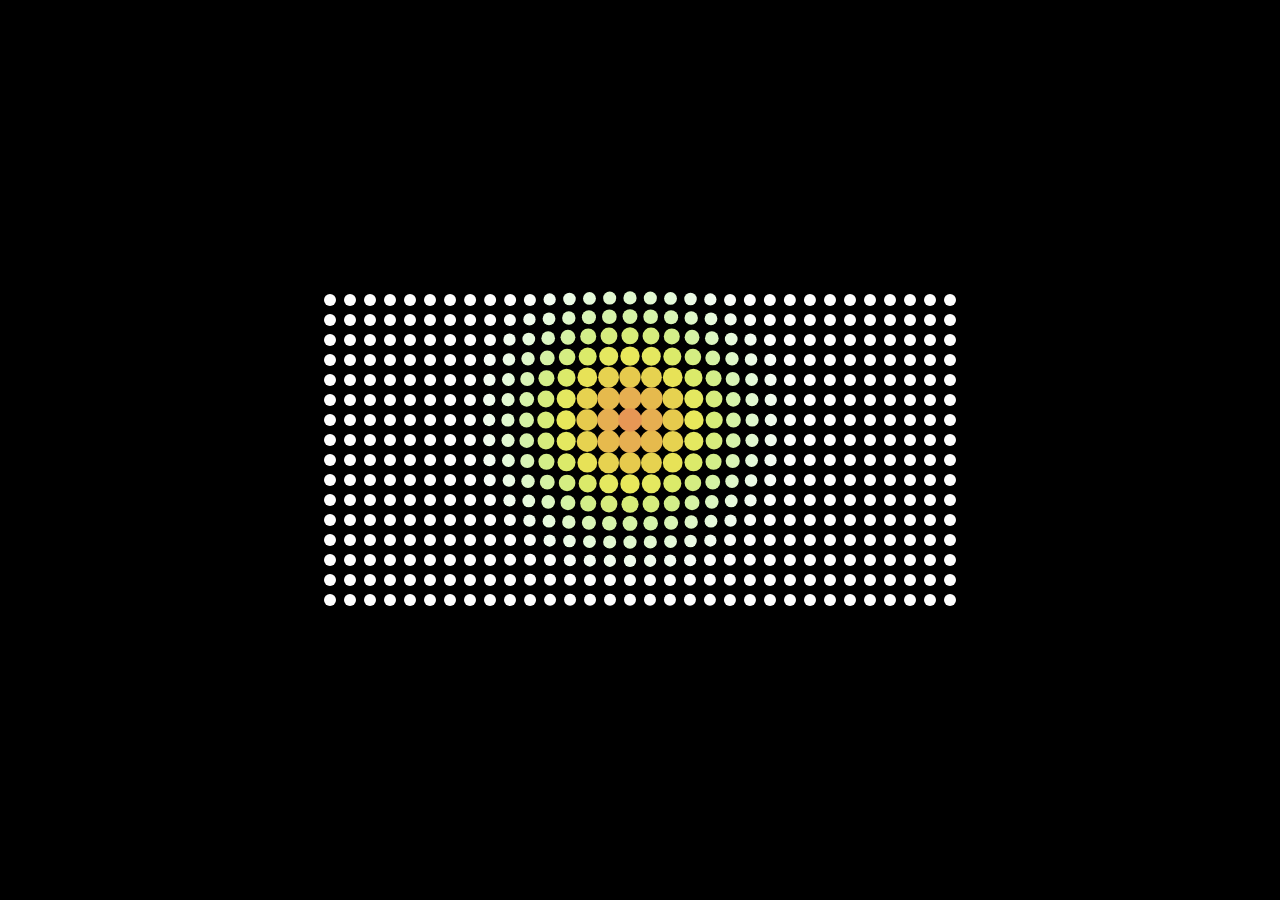
<file: js/anime-master/documentation/examples/advanced-staggering-2.html>
<!DOCTYPE html>
<html>
<head>
  <title>advanced staggering • anime.js</title>
  <meta charset="utf-8">
  <meta name="viewport" content="width=device-width, initial-scale=1, maximum-scale=1">
  <meta property="og:title" content="anime.js">
  <meta property="og:url" content="https://animejs.com">
  <meta property="og:description" content="Javascript Animation Engine">
  <meta property="og:image" content="https://animejs.com/documentation/assets/img/icons/og.png">
  <meta name="twitter:card" content="summary">
  <meta name="twitter:title" content="anime.js">
  <meta name="twitter:site" content="@juliangarnier">
  <meta name="twitter:description" content="Javascript Animation Engine">
  <meta name="twitter:image" content="https://animejs.com/documentation/assets/img/icons/twitter.png">
  <link rel="apple-touch-icon-precomposed" href="../assets/img/social-media-image.png">
  <link rel="icon" type="image/png" href="../assets/img/favicon.png" >
  <link href="../assets/css/animejs.css" rel="stylesheet">
  <link href="../assets/css/documentation.css" rel="stylesheet">
  <style>

    :root {
      font-size: 20px;
    }

    body {
      display: flex;
      flex-wrap: wrap;
      justify-content: center;
      align-items: center;
      height: 100vh;
      background-color: #000;
    }

    .stagger-visualizer {
      display: flex;
      flex-wrap: wrap;
      justify-content: center;
      align-items: center;
      position: relative;
      width: 32rem;
      height: 16rem;
    }

    .dots-wrapper {
      position: absolute;
      display: flex;
      flex-wrap: wrap;
      justify-content: center;
      align-items: center;
      width: 100%;
      height: 100%;
    }

    .stagger-visualizer .dot {
      position: relative;
      width: calc(1rem - 8px);
      height: calc(1rem - 8px);
      margin: 4px;
      border-radius: 50%;
      background-color: currentColor;
    }

  </style>
</head>
<body>

  <div class="stagger-visualizer">
    <div class="dots-wrapper"></div>
  </div>

</body>
<script type="module">

  import anime from '../../src/index.js';

  var advancedStaggeringAnimation = (function() {

    var staggerVisualizerEl = document.querySelector('.stagger-visualizer');
    var dotsWrapperEl = staggerVisualizerEl.querySelector('.dots-wrapper');
    var dotsFragment = document.createDocumentFragment();
    var grid = [32, 16];
    var cellSize = 1;
    var numberOfElements = grid[0] * grid[1];
    var animation;
    var paused = true;

    for (var i = 0; i < numberOfElements; i++) {
      var dotEl = document.createElement('div');
      dotEl.classList.add('dot');
      dotsFragment.appendChild(dotEl);
    }

    dotsWrapperEl.appendChild(dotsFragment);

    var index = anime.random(0, numberOfElements-1);
    var nextIndex = 0;

    function play() {

      paused = false;
      if (animation) animation.pause();

      nextIndex = anime.random(0, numberOfElements-1);

      var saturation = 75;

      var colorStart = anime.random(0, 256);
      var colorEnd = anime.random(0, 256);
      var colorRangeValue = [colorStart, colorEnd];
      var luminosityStart = anime.random(60, 80);
      var luminosityEnd = anime.random(20, 40);
      var luminosityRangeValue = [luminosityStart, luminosityEnd];

      function staggeredGridColors(el, i, total) {
        var hue = Math.round(anime.stagger(colorRangeValue, {grid: grid, from: index})(el, i, total));
        var luminosity = Math.round(anime.stagger(luminosityRangeValue, {grid: grid, from: index})(el, i, total));
        return 'hsl(' + hue + ', ' + saturation + '%, ' + luminosity + '%)';
      }

      animation = anime({
        targets: '.stagger-visualizer .dot',
        keyframes: [
          {
            zIndex: function(el, i, total) {
              return Math.round(anime.stagger([numberOfElements, 0], {grid: grid, from: index})(el, i, total));
            },
            translateX: anime.stagger('-.001rem', {grid: grid, from: index, axis: 'x'}),
            translateY: anime.stagger('-.001rem', {grid: grid, from: index, axis: 'y'}),
            duration: 200
          }, {
            translateX: anime.stagger('.075rem', {grid: grid, from: index, axis: 'x'}),
            translateY: anime.stagger('.075rem', {grid: grid, from: index, axis: 'y'}),
            scale: anime.stagger([2, .2], {grid: grid, from: index}),
            backgroundColor: staggeredGridColors,
            duration: 450
          }, {
            translateX: 0,
            translateY: 0,
            scale: 1,
            duration: 500,
          }
        ],
        delay: anime.stagger(60, {grid: grid, from: index}),
        easing: 'easeInOutQuad',
        complete: play
      }, 30)

      index = nextIndex;

    }

    play();

  })();

</script>
</html>
</file>
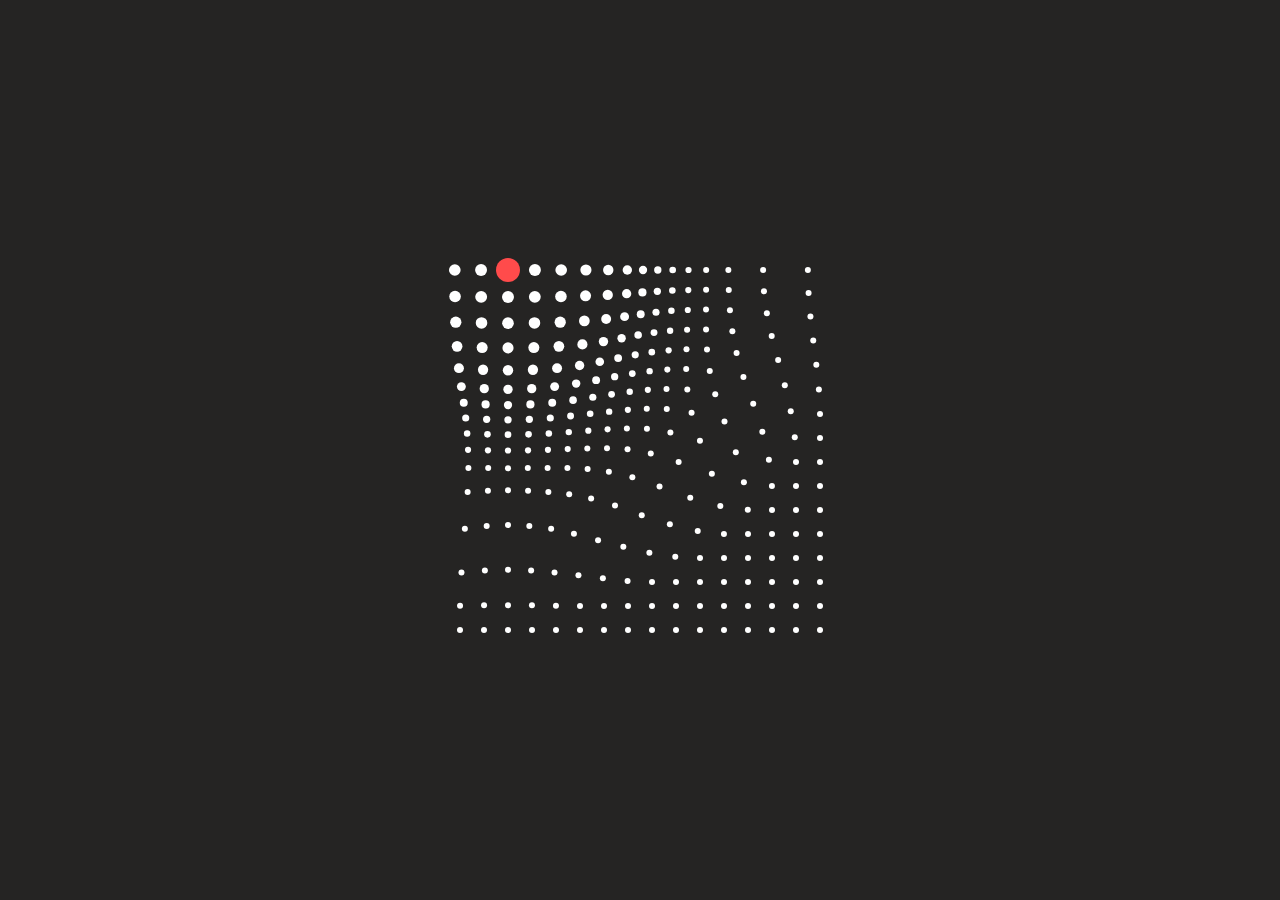
<file: js/anime-master/documentation/examples/advanced-staggering.html>
<!DOCTYPE html>
<html>
<head>
  <title>advanced staggering • anime.js</title>
  <meta charset="utf-8">
  <meta name="viewport" content="width=device-width, initial-scale=1, maximum-scale=1">
  <meta property="og:title" content="anime.js">
  <meta property="og:url" content="https://animejs.com">
  <meta property="og:description" content="Javascript Animation Engine">
  <meta property="og:image" content="https://animejs.com/documentation/assets/img/icons/og.png">
  <meta name="twitter:card" content="summary">
  <meta name="twitter:title" content="anime.js">
  <meta name="twitter:site" content="@juliangarnier">
  <meta name="twitter:description" content="Javascript Animation Engine">
  <meta name="twitter:image" content="https://animejs.com/documentation/assets/img/icons/twitter.png">
  <link rel="apple-touch-icon-precomposed" href="../assets/img/social-media-image.png">
  <link rel="icon" type="image/png" href="../assets/img/favicon.png" >
  <link href="../assets/css/animejs.css" rel="stylesheet">
  <link href="../assets/css/documentation.css" rel="stylesheet">
  <style>

    :root {
      font-size: 24px;
    }

    body {
      display: flex;
      flex-wrap: wrap;
      justify-content: center;
      align-items: center;
      height: 100vh;
    }

    .stagger-visualizer {
      position: relative;
      display: flex;
      flex-wrap: wrap;
      justify-content: center;
      align-items: center;
      width: 16rem;
      height: 16rem;
    }

    .stagger-visualizer .dot {
      position: relative;
      width: .25rem;
      height: .25rem;
      margin: .375rem;
      background-color: currentColor;
      border-radius: 50%;
    }

    .stagger-visualizer .cursor {
      position: absolute;
      z-index: 1;
      top: 0;
      left: 0;
      width: 1rem;
      height: 1rem;
      background-color: currentColor;
      border-radius: 50%;
    }

  </style>
</head>
<body>

  <div class="stagger-visualizer">
    <div class="cursor color-red"></div>
  </div>

</body>
<script type="module">

  import anime from '../../src/index.js';

  const staggerVisualizerEl = document.querySelector('.stagger-visualizer');
  const fragment = document.createDocumentFragment();
  const numberOfElements = 16*16;
  var animation;

  for (let i = 0; i < numberOfElements; i++) {
    const dotEl = document.createElement('div');
    dotEl.classList.add('dot');
    fragment.appendChild(dotEl);
  }

  staggerVisualizerEl.appendChild(fragment);

  let index = anime.random(0, numberOfElements);
  let nextIndex = 0;

  function animateGrid() {

    if (animation) animation.pause();

    nextIndex = anime.random(0, numberOfElements);

    anime.set('.cursor', {
      translateX: anime.stagger('-1rem', {grid: [16, 16], from: index, axis: 'x'}),
      translateY: anime.stagger('-1rem', {grid: [16, 16], from: index, axis: 'y'})
    });

    animation = anime.timeline({
      easing: 'easeInOutQuad',
      complete: animateGrid
    })
    .add({
      targets: '.cursor',
      keyframes: [
        { scale: .625 }, 
        { scale: 1.125 },
        { scale: 1 }
      ],
      duration: 600
    })
    .add({
      targets: '.dot',
      keyframes: [
        {
          translateX: anime.stagger('-.175rem', {grid: [16, 16], from: index, axis: 'x'}),
          translateY: anime.stagger('-.175rem', {grid: [16, 16], from: index, axis: 'y'}),
          duration: 200
        }, {
          translateX: anime.stagger('.125rem', {grid: [16, 16], from: index, axis: 'x'}),
          translateY: anime.stagger('.125rem', {grid: [16, 16], from: index, axis: 'y'}),
          scale: 2,
          duration: 500
        }, {
          translateX: 0,
          translateY: 0,
          scale: 1,
          duration: 600,
        }
      ],
      delay: anime.stagger(50, {grid: [16, 16], from: index})
    }, '-=600')
    .add({
      targets: '.cursor',
      translateX: { value: anime.stagger('-1rem', {grid: [16, 16], from: nextIndex, axis: 'x'}), duration: anime.random(400, 1200) },
      translateY: { value: anime.stagger('-1rem', {grid: [16, 16], from: nextIndex, axis: 'y'}), duration: anime.random(400, 1200) },
      easing: 'easeOutSine'
    }, '-=1100')

    index = nextIndex;

  }

  animateGrid();

</script>
</html>
</file>
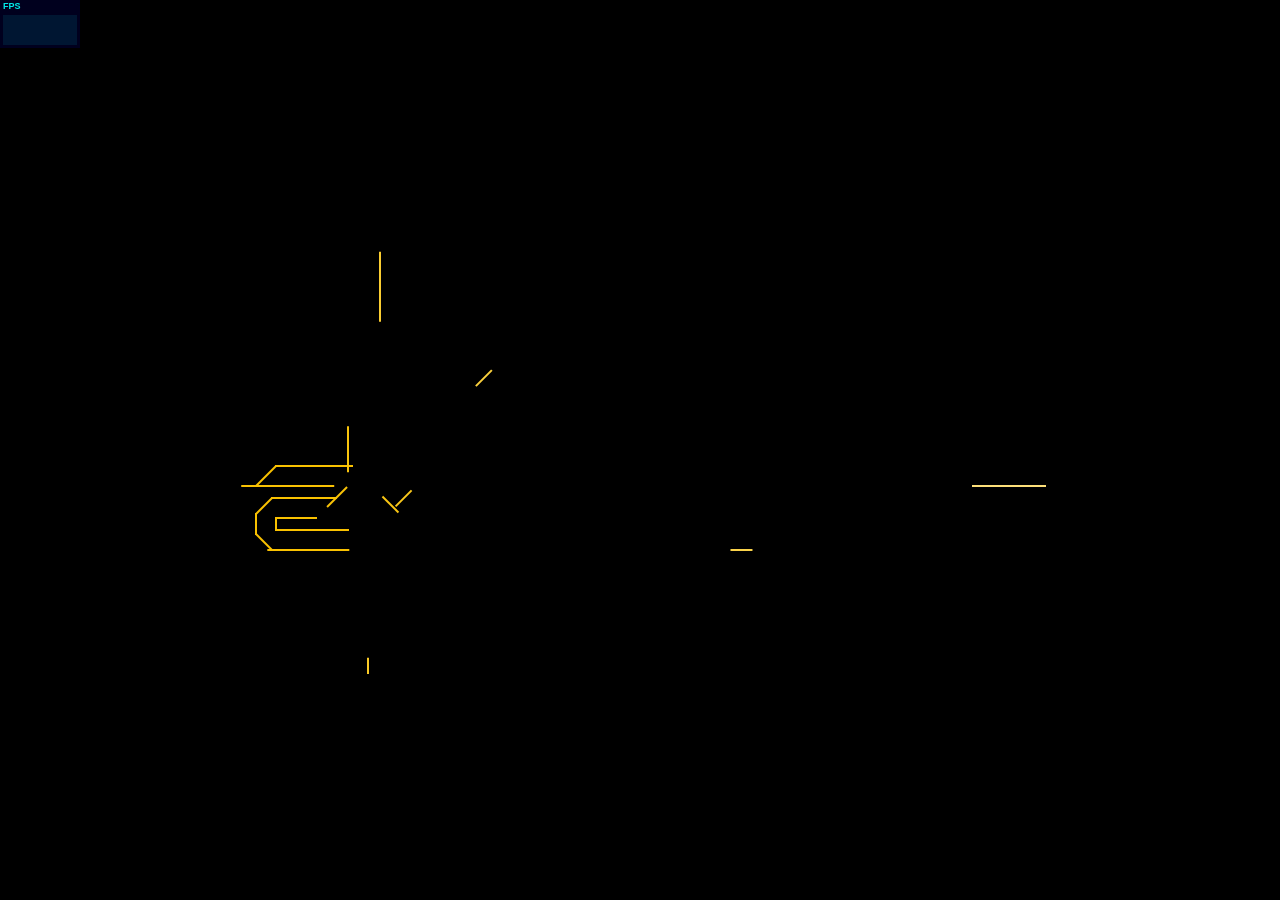
<file: js/anime-master/documentation/examples/animejs-mgs-logo-animation.html>
<!DOCTYPE html>
<html>
<head>
  <title>Anime MGS logo animation | anime.js</title>
  <meta charset="utf-8">
  <meta name="viewport" content="width=device-width, initial-scale=1, maximum-scale=1">
  <meta property="og:title" content="anime.js">
  <meta property="og:url" content="https://animejs.com">
  <meta property="og:description" content="Javascript Animation Engine">
  <meta property="og:image" content="https://animejs.com/documentation/assets/img/icons/og.png">
  <meta name="twitter:card" content="summary">
  <meta name="twitter:title" content="anime.js">
  <meta name="twitter:site" content="@juliangarnier">
  <meta name="twitter:description" content="Javascript Animation Engine">
  <meta name="twitter:image" content="https://animejs.com/documentation/assets/img/icons/twitter.png">
  <link rel="apple-touch-icon-precomposed" href="../assets/img/social-media-image.png">
  <link rel="icon" type="image/png" href="../assets/img/favicon.png">
  <link href="../assets/css/animejs.css" rel="stylesheet">
  <link href="../assets/css/documentation.css" rel="stylesheet">
  <script src="../../lib/anime.min.js"></script>
  <!-- <script src="../assets/js/anime/anime.2.2.0.js"></script> -->
  <style>

    html,
    body {
      background-color: black;
    }

    section {
      position: absolute;
      width: 100%;
      height: 100%;
      display: flex;
      justify-content: center;
    }

    .mgs-logo { margin: auto; }
    .vert { transform-origin: center bottom; }
    .hori { transform-origin: 0% 50%; }
    .diag-left { transform-origin: 100% 100%; }
    .diag-right { transform-origin: 100% 0%; }

    .stripes path,
    .text-fills path,
    .katakana path,
    .line {
      opacity: 0
    }

  </style>
</head>
<body>
  <section>
    <svg class="mgs-logo" width="100%" height="448" viewBox="0 0 1024 448">
      <g class="stripes" transform="translate(321.000000, 160.000000)" fill="#FFF">
        <path d="M8,20 L12,16 L92,16 L88,20 L8,20 L8,20 L8,20 L8,20 Z" class="stripe stripe-left"></path>
        <path d="M4,24 L0,28 L80,28 L84,24 L4,24 L4,24 L4,24 L4,24 Z" class="stripe stripe-left"></path>
        <path d="M16,12 L20,8 L100,8 L96,12 L16,12 L16,12 L16,12 L16,12 Z" class="stripe stripe-left"></path>
        <path d="M24,4 L28,0 L108,7.10542736e-15 L104,4 L24,4 L24,4 L24,4 L24,4 Z" class="stripe stripe-left"></path>
      </g>
      <g class="stripes" transform="translate(592.000000, 160.000000)" fill="#FFF">
        <path d="M8,20 L12,16 L92,16 L88,20 L8,20 L8,20 L8,20 L8,20 Z" class="stripe stripe-right"></path>
        <path d="M4,24 L0,28 L80,28 L84,24 L4,24 L4,24 L4,24 L4,24 Z" class="stripe stripe-right"></path>
        <path d="M16,12 L20,8 L100,8 L96,12 L16,12 L16,12 L16,12 L16,12 Z" class="stripe stripe-right"></path>
        <path d="M24,4 L28,0 L108,7.10542736e-15 L104,4 L24,4 L24,4 L24,4 L24,4 Z" class="stripe stripe-right"></path>
      </g>
      <g class="katakana" transform="translate(202.000000, 128.000000)" fill="#FFF">
        <path d="M55,33 L56,32 L136,32 L135,33 L55,33 Z" data-d="M0,92 L60,32 L140,32 L80,92 L0,92 Z"></path>
        <path d="M28,28 L29,28 L1,0 L0,0 L28,28 Z" data-d="M32,28 L230,28 L202,0 L4,0 L32,28 Z"></path>
        <path d="M232,28 L204,0 L205,0 L233,28 L232,28 Z" data-d="M236,28 L208,0 L388,0 L416,28 L236,28 Z"></path>
        <path d="M169,92 L197,64 L199,64 L171,92 L169,92 Z" data-d="M173,92 L201,64 L381,64 L353,92 L173,92 Z"></path>
        <path d="M435,92 L355,92 L356,91 L436,91 L435,92 Z" data-d="M439,92 L359,92 L387,64 L467,64 L439,92 Z"></path>
        <path d="M497,28 L498,28 L470,0 L469,0 L497,28 Z" data-d="M422,28 L502,28 L474,0 L394,0 L422,28 Z"></path>
        <path d="M476,65 L556,65 L555,64 L475,64 L476,65 Z" data-d="M507,92 L587,92 L559,64 L479,64 L507,92 Z"></path>
        <path d="M554,59 L553,60 L473,60 L474,59 L554,59 Z" data-d="M617,0 L557,60 L477,60 L537,0 L617,0 Z"></path>
      </g>
      <g class="text-fills" transform="translate(128.000000, 240.000000)" fill="#FFF">
        <path d="M0,48 L0,68 L16,84 L96,84 L112,68 L112,16 L96,0 L20,0 L0,20 L92,20 L92,64 L20,64 L20,52 L60,52 L80,32 L16,32 L0,48 Z" id="a"></path>
        <path d="M216,84 L236,84 L236,16 L220,0 L140,0 L124,16 L124,84 L144,84 L144,20 L216,20 L216,84 L216,84 Z" id="n"></path>
        <path d="M248,0 L268,0 L268,84 L248,84 L248,0 Z" id="i"></path>
        <path d="M300,20 L300,84 L280,84 L280,16 L296,0 L408,0 L424,16 L424,84 L404,84 L404,20 L362,20 L362,84 L342,84 L342,20 L300,20 Z" id="m"></path>
        <path d="M548,36 L548,16 L532,2.55795385e-13 L452,2.4158453e-13 L436,16 L436,68 L452,84 L528,84 L548,64 L456,64 L456,20 L528,20 L528,32 L488,32 L468,52 L532,52 L548,36 L548,36 Z" id="e"></path>
        <path d="M562,64 L582,84 L626,84 L642,68 L642,0 L622,0 L622,64 L562,64 Z" id="j"></path>
        <path d="M674,20 L766,20 L746,0 L670,0 L654,16 L654,36 L670,52 L746,52 L746,64 L654,64 L674,84 L750,84 L766,68 L766,48 L750,32 L674,32 L674,20 Z" id="s"></path>
      </g>
      <g stroke="#FFF" stroke-width="2" fill="none" fill-rule="evenodd">
        <path d="M148,292 L148,304" class="line vert" stroke-linecap="square"></path>
        <path d="M128,288 L128,308" class="line vert" stroke-linecap="square"></path>
        <path d="M148,240 L128,260" class="line diag-right"></path>
        <path d="M128,308 L144,324" class="line diag-left"></path>
        <path d="M144,272 L128,288" class="line diag-right"></path>
        <path d="M148,240 L224,240" class="line hori" stroke-linecap="square"></path>
        <path d="M144,272 L208,272" class="line hori" stroke-linecap="square"></path>
        <path d="M148,292 L188,292" class="line hori" stroke-linecap="square"></path>
        <path d="M148,304 L220,304" class="line hori" stroke-linecap="square"></path>
        <path d="M144,324 L224,324" class="line hori" stroke-linecap="square"></path>
        <path d="M129,260 L220,260" class="line hori" stroke-linecap="square"></path>
        <path d="M208,272 L188,292" class="line diag-right"></path>
        <path d="M220,260 L220,304" class="line vert" stroke-linecap="square"></path>
        <path d="M224,240 L240,256" class="line diag-left"></path>
        <path d="M240,308 L224,324" class="line diag-right"></path>
        <path d="M240,256 L240,308" class="line vert" stroke-linecap="square"></path>
        <path d="M252,256 L252,324" class="line vert" stroke-linecap="square"></path>
        <path d="M268,240 L252,256" class="line diag-right"></path>
        <path d="M252,324 L272,324" class="line hori" stroke-linecap="square"></path>
        <path d="M272,260 L272,324" class="line vert" stroke-linecap="square"></path>
        <path d="M268,240 L348,240" class="line hori" stroke-linecap="square"></path>
        <path d="M272,260 L344,260" class="line hori" stroke-linecap="square"></path>
        <path d="M344,260 L344,324" class="line vert" stroke-linecap="square"></path>
        <path d="M348,240 L364,256" class="line diag-left"></path>
        <path d="M344,324 L364,324" class="line hori" stroke-linecap="square"></path>
        <path d="M364,256 L364,324" class="line vert" stroke-linecap="square"></path>
        <path d="M376,240 L376,324" class="line vert" stroke-linecap="square"></path>
        <path d="M376,324 L396,324" class="line hori" stroke-linecap="square"></path>
        <path d="M376,240 L396,240" class="line hori" stroke-linecap="square"></path>
        <path d="M396,240 L396,324" class="line vert" stroke-linecap="square"></path>
        <path d="M408,256 L408,324" class="line vert" stroke-linecap="square"></path>
        <path d="M424,240 L408,256" class="line diag-right"></path>
        <path d="M408,324 L428,324" class="line hori" stroke-linecap="square"></path>
        <path d="M428,261 L428,323" class="line vert" stroke-linecap="square"></path>
        <path d="M424,240 L536,240" class="line hori" stroke-linecap="square"></path>
        <path d="M428,260 L470,260" class="line hori" stroke-linecap="square"></path>
        <path d="M470,261 L470,323" class="line vert" stroke-linecap="square"></path>
        <path d="M470,324 L490,324" class="line hori" stroke-linecap="square"></path>
        <path d="M490,261 L490,323" class="line vert" stroke-linecap="square"></path>
        <path d="M490,260 L532,260" class="line hori" stroke-linecap="square"></path>
        <path d="M532,261 L532,323" class="line vert" stroke-linecap="square"></path>
        <path d="M536,240 L552,256" class="line diag-left"></path>
        <path d="M532,324 L552,324" class="line hori" stroke-linecap="square"></path>
        <path d="M552,256 L552,324" class="line vert" stroke-linecap="square"></path>
        <path d="M564,256 L564,308" class="line vert" stroke-linecap="square"></path>
        <path d="M564,308 L580,324" class="line diag-left"></path>
        <path d="M580,240 L564,256" class="line diag-right"></path>
        <path d="M584,260 L584,304" class="line vert" stroke-linecap="square"></path>
        <path d="M616,272 L596,292" class="line diag-right"></path>
        <path d="M580,240 L660,240" class="line hori" stroke-linecap="square"></path>
        <path d="M584,260 L656,260" class="line hori" stroke-linecap="square"></path>
        <path d="M580,324 L656,324" class="line hori" stroke-linecap="square"></path>
        <path d="M596,292 L660,292" class="line hori" stroke-linecap="square"></path>
        <path d="M616,272 L656,272" class="line hori" stroke-linecap="square"></path>
        <path d="M656,260 L656,272" class="line vert" stroke-linecap="square"></path>
        <path d="M660,240 L676,256" class="line diag-left"></path>
        <path d="M676,304 L656,324" class="line diag-right"></path>
        <path d="M676,276 L660,292" class="line diag-right"></path>
        <path d="M584,304 L676,304" class="line hori" stroke-linecap="square"></path>
        <path d="M676,256 L676,276" class="line vert" stroke-linecap="square"></path>
        <path d="M690,304 L710,324" class="line diag-left"></path>
        <path d="M690,304 L750,304" class="line hori" stroke-linecap="square"></path>
        <path d="M710,324 L754,324" class="line hori" stroke-linecap="square"></path>
        <path d="M750,240 L750,304" class="line vert" stroke-linecap="square"></path>
        <path d="M770,308 L754,324" class="line diag-right"></path>
        <path d="M750,240 L770,240" class="line hori" stroke-linecap="square"></path>
        <path d="M770,240 L770,308" class="line vert" stroke-linecap="square"></path>
        <path d="M782,256 L782,276" class="line vert" stroke-linecap="square"></path>
        <path d="M782,276 L798,292" class="line diag-left"></path>
        <path d="M782,304 L802,324" class="line diag-left"></path>
        <path d="M798,240 L782,256" class="line diag-right"></path>
        <path d="M802,260 L802,272" class="line vert" stroke-linecap="square"></path>
        <path d="M798,240 L874,240" class="line hori" stroke-linecap="square"></path>
        <path d="M802,272 L878,272" class="line hori" stroke-linecap="square"></path>
        <path d="M802,324 L878,324" class="line hori" stroke-linecap="square"></path>
        <path d="M798,292 L874,292" class="line hori" stroke-linecap="square"></path>
        <path d="M782,304 L874,304" class="line hori" stroke-linecap="square"></path>
        <path d="M874,292 L874,304" class="line vert" stroke-linecap="square"></path>
        <path d="M878,272 L894,288" class="line diag-left"></path>
        <path d="M874,240 L894,260" class="line diag-left"></path>
        <path d="M894,308 L878,324" class="line diag-right"></path>
        <path d="M802,260 L894,260" class="line hori" stroke-linecap="square"></path>
        <path d="M894,288 L894,308" class="line vert" stroke-linecap="square"></path>
      </g>
    </svg>
  </section>
  <script>

  var logoAnimation = anime.timeline({
    direction: 'alternate',
    loop: true
  });

  logoAnimation
  .add({
      targets: '.stripes path',
      translateX: [-1000, 0],
      opacity: {
        value: 1,
        duration: 100
      },
      fill: '#F9C100',
      delay: (el, i) => 2200 + (i * 75),
      duration: 400,
      easing: 'easeOutExpo',
    }, 0)
  .add({
      targets: '.katakana path',
      d: (el) => el.getAttribute('data-d'),
      opacity: {
        value: [0, 1],
        duration: 100
      },
      fill: '#F9C100',
      delay: (el, i) => 2400 + (i * 120),
      duration: 1200,
      easing: 'easeOutCirc',
    }, 0)
    .add({
      targets: '.text-fills path',
      opacity: [0, 1],
      fill: '#F9C100',
      easing: 'easeOutExpo',
      duration: 200,
      delay: (t, i) => 3300 + (anime.random(0, 450)),
    }, 0)
    .add({
      targets: '.line',
      translateX: (target) => {
        let x = 1200;
        let translate;
        if (target.classList.contains('hori')) translate = anime.random(0, 1) ? x : -x;
        if (target.classList.contains('diag-right') || target.classList.contains('diag-left')) translate =  x / 3;
        return [translate, 0];
      },
      translateY: (target) => {
        let y = 1200;
        let translate;
        if (target.classList.contains('vert')) translate = anime.random(0, 1) ? y : -y;
        if (target.classList.contains('diag-right')) translate =  -y / 3;
        if (target.classList.contains('diag-left')) translate =  y / 3;
        return [translate, 0];
      },
      stroke: '#F9C100',
      opacity: {
        value: [0, 1],
        duration: 100,
      },
      delay: (t, i) => (i * 25),
      duration: 500,
      easing: 'easeOutSine',
    }, 0);

  </script>
  <script src="../assets/js/vendors/stats.min.js"></script>
</body>
</html>
</file>
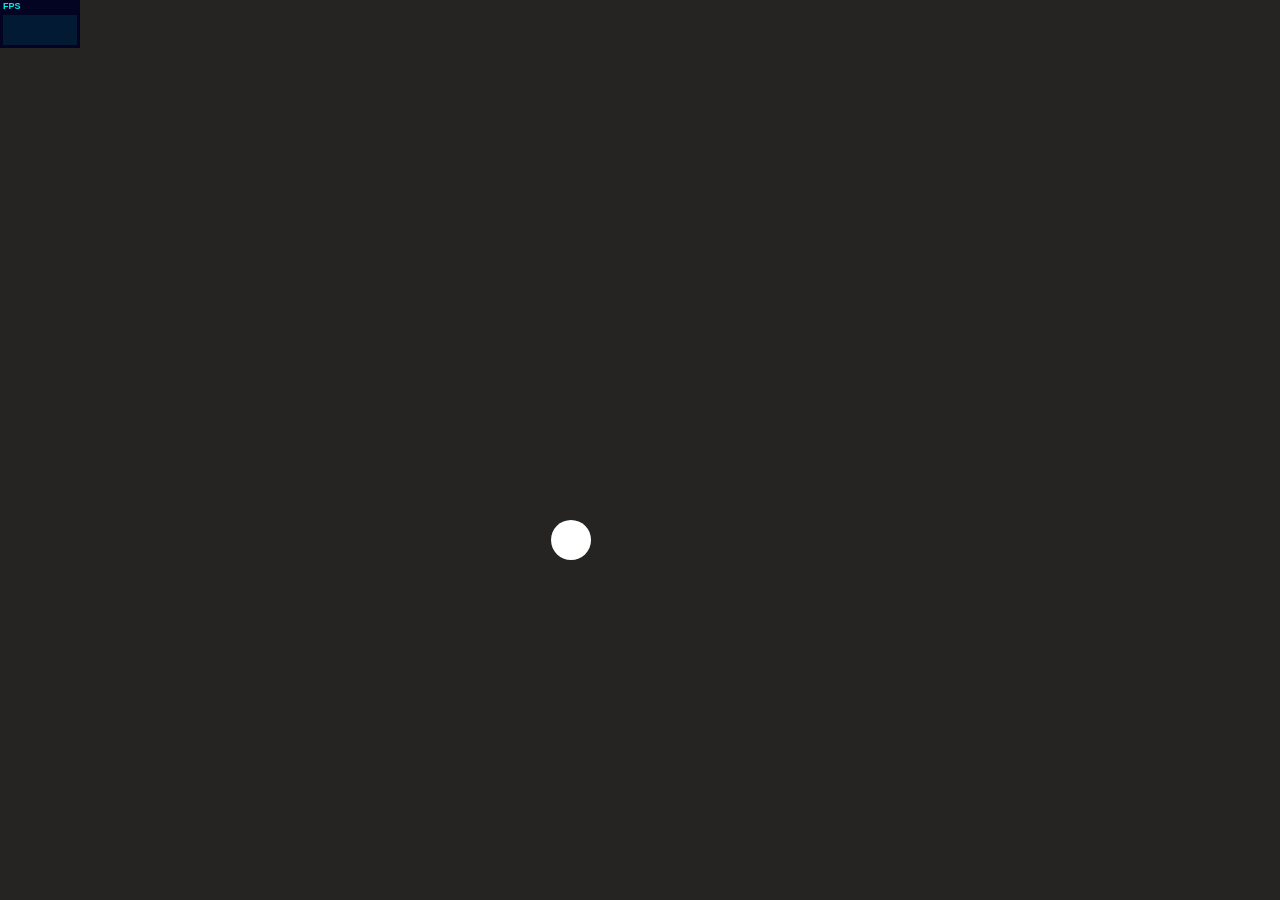
<file: js/anime-master/documentation/examples/animejs-v2-logo-animation.html>
<!DOCTYPE html>
<html>
<head>
  <title>Anime logo animation | anime.js</title>
  <meta charset="utf-8">
  <meta name="viewport" content="width=device-width, initial-scale=1, maximum-scale=1">
  <meta property="og:title" content="anime.js">
  <meta property="og:url" content="https://animejs.com">
  <meta property="og:description" content="Javascript Animation Engine">
  <meta property="og:image" content="https://animejs.com/documentation/assets/img/icons/og.png">
  <meta name="twitter:card" content="summary">
  <meta name="twitter:title" content="anime.js">
  <meta name="twitter:site" content="@juliangarnier">
  <meta name="twitter:description" content="Javascript Animation Engine">
  <meta name="twitter:image" content="https://animejs.com/documentation/assets/img/icons/twitter.png">
  <link rel="apple-touch-icon-precomposed" href="../assets/img/social-media-image.png">
  <link rel="icon" type="image/png" href="../assets/img/favicon.png">
  <link href="../assets/css/animejs.css" rel="stylesheet">
  <link href="../assets/css/documentation.css" rel="stylesheet">
  <script src="../../lib/anime.min.js"></script>
  <!-- <script src="../assets/js/anime/anime.2.2.0.js"></script> -->
  <style>
    body {
      opacity: 0;
      display: flex;
      flex-direction: column;
      justify-content: center;
    }
    body.ready {
      opacity: 1;
    }
    .logo-animation {
      display: flex;
      align-items: center;
      justify-content: center;
      width: 100%;
      margin-top: -40px;
    }
    .letters {
      position: relative;
      display: flex;
      width: 682px;
      height: 162px;
    }
    .letter {
      position: relative;
      width: 162px;
      height: 162px;
    }
    .letter:not(:first-child) {
      margin-left: -42px;
    }
    .letter-i {
      z-index: 1;
      width: 82px;
      transform-origin: 100% 50%;
    }
    .dot {
      position: absolute;
      width: 42px;
      height: 42px;
      transform: scale(0);
    }
    .dot-i {
      top: 0;
      left: 240px;
    }
    .dot-e {
      bottom: 0;
      right: 0;
    }
    .logo-icon {
      display: flex;
      position: absolute;
      left: 230px;
      top: -10px;
      width: 222px;
      height: 62px;
    }
    .icon {
      width: 62px;
      height: 62px;
      opacity: 0;
    }
    .icon-text {
      position: absolute;
      top: 60px;
      left: 60px;
      width: 160px;
      height: 62px;
    }
    .icon-text path,
    .icon-text polygon {
      opacity: 0;
    }
  </style>
</head>
<body>
  <div class="logo-animation">
    <div class="letters">
      <div class="letter letter-a">
        <svg viewBox="0 0 162 162">
          <g fill="none" fill-rule="evenodd" stroke="#5E89FB">
            <path class="fill in" stroke-width="40" d="M101 141H81a60 60 0 1 1 0-120c33.14 0 59 26.86 60 60v80"/>
            <path class="fill out" stroke-width="40" d="M141 161V81c-1-33.14-26.86-60-60-60a60 60 0 1 0 0 120h20"/>
            <path class="line out" stroke-width="2" d="M121 161V81.33C120.18 58.59 102.7 41 81 41a40 40 0 1 0 0 80h20v40H81A80 80 0 1 1 81 1c43.8 0 78.66 35.27 80 79.7V161h-40z"/>
          </g>
        </svg>
      </div>
      <div class="letter letter-n">
        <svg viewBox="0 0 162 162">
          <g fill="none" fill-rule="evenodd" stroke="#FB155A">
            <path class="fill in" stroke-width="40" d="M21 161V1"/>
            <path class="fill out" stroke-width="40" d="M21 1v160"/>
            <path class="fill in" stroke-width="40" d="M21 161V81c1-33.14 26.86-60 60-60a60 60 0 0 1 60 60v80"/>
            <path class="fill out" stroke-width="40" d="M141 161V81a60 60 0 0 0-60-60c-33.14 0-59 26.86-60 60v80"/>
            <path class="line out" stroke-width="2" d="M41 161V1H1v160h40z"/>
            <path class="line out" stroke-width="2" d="M1 161V80.4C2.35 36.27 37.2 1 81 1a80 80 0 0 1 80 80v80h-40V81a40 40 0 0 0-40-40c-21.7 0-39.18 17.59-40 40.33V161H1z"/>
          </g>
        </svg>
      </div>
      <div class="letter letter-i">
        <svg viewBox="0 0 82 162">
          <g fill="none" fill-rule="evenodd" stroke="#18FF92">
            <path class="fill in" stroke-width="40" d="M21 61v20a60 60 0 0 0 60 60"/>
            <path class="fill out" stroke-width="40" d="M81 141a60 60 0 0 1-60-60V61"/>
            <path class="line out" stroke-width="2" d="M81 121a40 40 0 0 1-40-40V61H1v20a80 80 0 0 0 80 80v-40z"/>
          </g>
        </svg>
      </div>
      <div class="letter letter-m-1">
        <svg viewBox="0 0 162 162">
          <g fill="none" fill-rule="evenodd" stroke="#5E89FB">
            <path class="fill in" stroke-width="40" d="M21 161V1"/>
            <path class="fill out" stroke-width="40" d="M21 1v160"/>
            <path class="fill in" stroke-width="40" d="M21 161V81c1-33.14 26.86-60 60-60a60 60 0 0 1 60 60v80"/>
            <path class="fill out" stroke-width="40" d="M141 161V81a60 60 0 0 0-60-60c-33.14 0-59 26.86-60 60v80"/>
            <path class="line out" stroke-width="2" d="M41 161V1H1v160h40z"/>
            <path class="line out" stroke-width="2" d="M1 161V80.4C2.35 36.27 37.2 1 81 1a80 80 0 0 1 80 80v80h-40V81a40 40 0 0 0-40-40c-21.7 0-39.18 17.59-40 40.33V161H1z"/>
          </g>
        </svg>
      </div>
      <div class="letter letter-m-2">
        <svg viewBox="0 0 162 162">
          <g fill="none" fill-rule="evenodd" stroke="#FB155A">
            <path class="fill in" stroke-width="40" d="M21 161V81c1-33.14 26.86-60 60-60a60 60 0 0 1 60 60v80"/>
            <path class="fill out" stroke-width="40" d="M141 161V81a60 60 0 0 0-60-60c-33.14 0-59 26.86-60 60v80"/>
            <path class="line out" stroke-width="2" d="M1 161V80.4C2.35 36.27 37.2 1 81 1a80 80 0 0 1 80 80v80h-40V81a40 40 0 0 0-40-40c-21.7 0-39.18 17.59-40 40.33V161H1z"/>
          </g>
        </svg>
      </div>
      <div class="letter letter-e">
        <svg viewBox="0 0 162 162">
          <g fill="none" fill-rule="evenodd" stroke="#18FF92">
            <path class="fill in" stroke-width="40" d="M81 101h60V81c-1-33.14-26.86-60-60-60a60 60 0 1 0 0 120"/>
            <path class="fill out" stroke-width="40" d="M81 141a60 60 0 1 1 0-120c33.14 0 59 26.86 60 60v20H81"/>
            <path class="line out" stroke-width="2" d="M81 81v40h80V80.7C159.66 36.27 124.8 1 81 1a80 80 0 1 0 0 160v-40a40 40 0 1 1 0-80c21.6 0 39.01 17.42 39.99 40H81z"/>
          </g>
        </svg>
      </div>
      <div class="logo-icon">
        <div class="icon">
          <svg viewBox="0 0 62 62">
            <g fill="none" fill-rule="evenodd" stroke-width="2" transform="translate(1 1)">
              <path class="icon-curve" stroke="#FF1554" d="M0 16a80.88 80.88 0 0 1 44 44"/>
              <path class="icon-line" stroke="#5E89FB" d="M4 0h54a2 2 0 0 1 2 2.01V58A2 2 0 0 1 58 60H2a2 2 0 0 1-2-2.01V2A2 2 0 0 1 2 0h2z"/>
              <rect width="40" height="40" x="10" y="10" stroke="#18FF92" rx="20"/>
            </g>
          </svg>
        </div>
        <div class="icon-text">
          <svg viewBox="0 0 160 62">
            <g fill="#FBF3FB" fill-rule="evenodd">
              <path d="M27.33 18h1.73l10.15 25.7h-1.69l-3.24-8.24H21.97l-3.28 8.24H17L27.33 18zm6.45 16.1l-5.51-14.55h-.07l-5.73 14.54h11.3z"/>
              <polygon points="51.334 18 53.314 18 69.55 41.58 69.622 41.58 69.622 18 71.206 18 71.206 43.704 69.334 43.704 52.99 19.944 52.918 19.944 52.918 43.704 51.334 43.704"/>
              <polygon points="86.027 18 87.611 18 87.611 43.704 86.027 43.704"/>
              <polygon points="102.433 18 104.701 18 114.745 41.94 114.817 41.94 124.753 18 127.021 18 127.021 43.704 125.437 43.704 125.437 19.944 125.365 19.944 115.573 43.704 113.989 43.704 104.089 19.944 104.017 19.944 104.017 43.704 102.433 43.704"/>
              <polygon points="141.843 18 159.123 18 159.123 19.368 143.427 19.368 143.427 29.664 158.187 29.664 158.187 31.032 143.427 31.032 143.427 42.336 159.303 42.336 159.303 43.704 141.843 43.704"/>
            </g>
          </svg>
        </div>
      </div>
      <div class="dot dot-i">
        <svg viewBox="0 0 42 42">
          <g fill="none" fill-rule="evenodd">
            <rect width="40" height="40" x="1" y="1" fill="#17F28C" rx="20"/>
          </g>
        </svg>
      </div>
      <div class="dot dot-e">
        <svg viewBox="0 0 42 42">
          <g fill="none" fill-rule="evenodd">
            <rect width="40" height="40" x="1" y="1" fill="#FFFFFF" rx="20"/>
          </g>
        </svg>
      </div>
    </div>
  </div>
  <script>

    var logoAnimation = (function() {

      var logoEl = document.querySelector('.logo-animation');
      var pathEls = document.querySelectorAll('.logo-animation path:not(.icon-curve)');
      var innerWidth = window.innerWidth;
      var maxWidth = 740;
      var logoScale = innerWidth <= maxWidth ? innerWidth / maxWidth : 1;
      var logoTimeline = anime.timeline({ autoplay: false, direction: 'alternate', loop: true });

      logoEl.style.transform = 'translateY(50px) scale('+logoScale+')';

      for (var i = 0; i < pathEls.length; i++) {
        var el = pathEls[i];
        el.setAttribute('stroke-dashoffset', anime.setDashoffset(el));
      }

      logoTimeline
        .add({
          targets: '.dot-e',
          translateX: [
            { value: -600, duration: 520, delay: 200, easing: 'easeInQuart' },
            { value: [-100, 0], duration: 500, delay: 1000, easing: 'easeOutQuart' }
          ],
          scale: [
            { value: [0, 1], duration: 200, easing: 'easeOutBack' },
            { value: 0, duration: 20, delay: 500, easing: 'easeInQuart' },
            { value: 1, duration: 200, delay: 1000, easing: 'easeOutQuart' },
            { value: 0, duration: 400, delay: 500, easing: 'easeInBack' }
          ]
        }, 0)
        .add({
          targets: '.dot-i',
          translateY: { value: [-200, 0], duration: 500, elasticity: 400 },
          scale: [
            { value: [0, 1], duration: 100, easing: 'easeOutQuart' },
            { value: 0, duration: 400, delay: 1400, easing: 'easeInBack' }
          ],
          delay: 1200
        }, 0)
        .add({
          targets: '.fill.in',
          strokeDashoffset: {
            value: [anime.setDashoffset, 0],
            duration: 600,
            delay: function(el, i, t) { return 700 + ( i * 100 ); },
            easing: 'easeOutQuart'
          },
          stroke: {
            value: ['#FFF', function(el) { return anime.get(el.parentNode, 'stroke') } ],
            duration: 500,
            delay: 500,
            easing: 'easeInQuad'
          },
          opacity: {
            value: 0,
            duration: 1,
            delay: function(el, i, t) { return 1900 + ( i * 80 ); },
          }
        }, 0)
        .add({
          targets: '.fill.out',
          strokeDashoffset: [
            { value: [anime.setDashoffset, anime.setDashoffset], duration: 1890 },
            {
              value: [0, anime.setDashoffset],
              duration: 800,
              delay: function(el, i) { return (i * 80); },
              easing: 'easeInQuart'
            }
          ]
        }, 0)
        .add({
          targets: '.line.out',
          strokeDashoffset: {
            value: [0, anime.setDashoffset],
            duration: 1200,
            delay: function(el, i, t) { return 2500 + ( i * 100 ); },
            easing: 'easeInQuart'
          },
          strokeWidth: {
            value: [0, 2],
            delay: function(el, i, t) { return 2000 + ( i * 100 ); },
            duration: 200,
            easing: 'linear'
          }
        }, 0)
        .add({
          targets: '.icon',
          opacity: { value: 1, duration: 10, delay: 2800, easing: 'linear' },
          translateY: { value: 60, duration: 800 },
          delay: 4200
        }, 0)
        .add({
          targets: '.icon-line',
          strokeDashoffset: [
            { value: [anime.setDashoffset, anime.setDashoffset], duration: 3000 },
            { value: 0, duration: 1200, easing: 'easeInOutQuart' }
          ],
          strokeWidth: {
            value: [8, 2],
            delay: 3000,
            duration: 800,
            easing: 'easeInQuad'
          },
          stroke: {
            value: ['#FFF', function(el) { return anime.get(el, 'stroke') } ],
            duration: 800,
            delay: 3400,
            easing: 'easeInQuad'
          }
        }, 0)
        .add({
          targets: ['.icon-text path', '.icon-text polygon'],
          translateY: [50, 0],
          opacity: { value: [0, 1], duration: 100, easing: 'linear' },
          delay: function(el, i, t) { return 4200 + ( i * 20 ); }
        }, 0)
        
      function init() {
        document.body.classList.add('ready');
        logoTimeline.play();
      }

      return {
        init: init
      }

    })();

    window.onload = function() {
      logoAnimation.init();
    }

  </script>
  <script src="../assets/js/vendors/stats.min.js"></script>
</body>
</html>
</file>
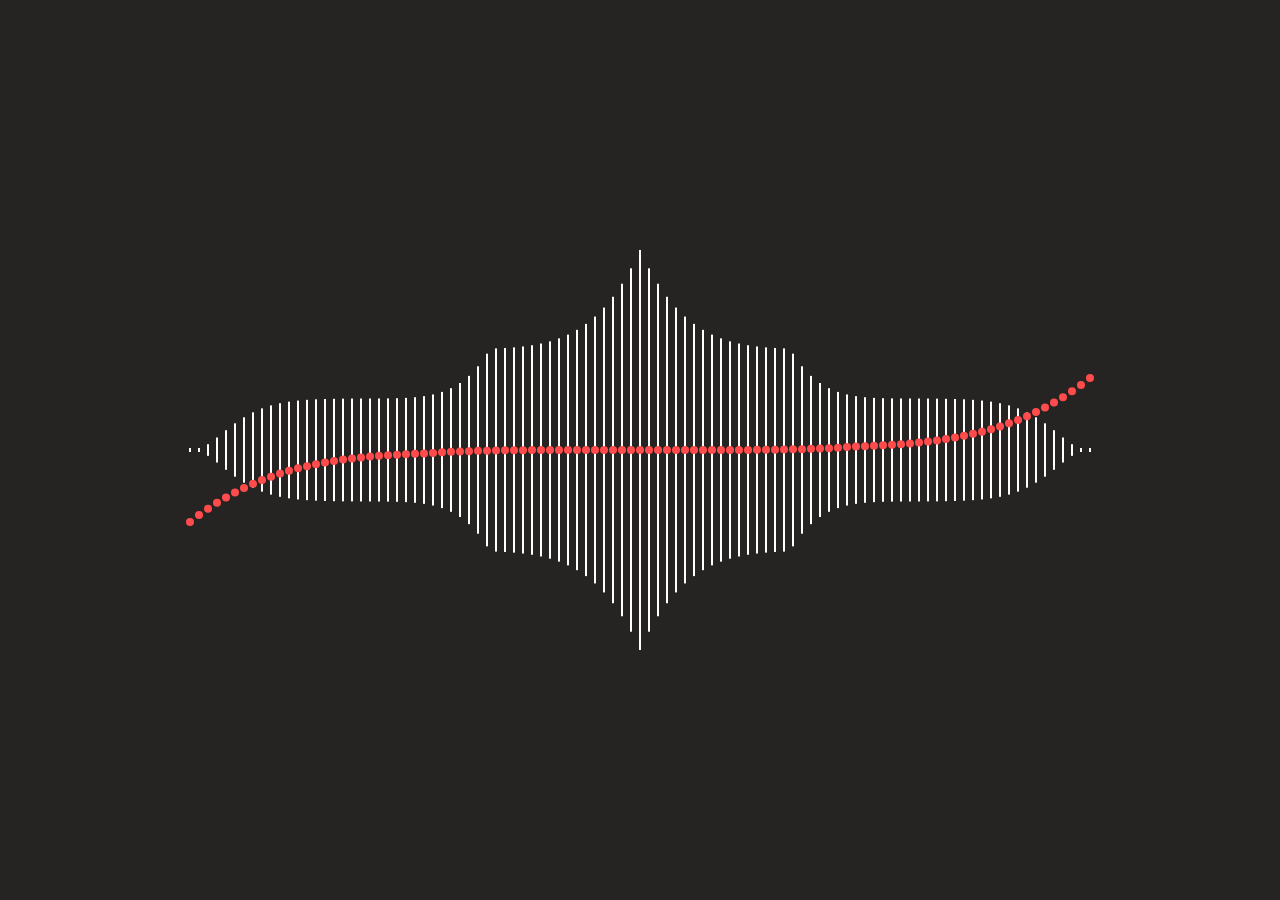
<file: js/anime-master/documentation/examples/built-in-easings.html>
<!DOCTYPE html>
<html>
<head>
  <title>built-in easings • anime.js</title>
  <meta charset="utf-8">
  <meta name="viewport" content="width=device-width, initial-scale=1, maximum-scale=1">
  <meta property="og:title" content="anime.js">
  <meta property="og:url" content="https://animejs.com">
  <meta property="og:description" content="Javascript Animation Engine">
  <meta property="og:image" content="https://animejs.com/documentation/assets/img/icons/og.png">
  <meta name="twitter:card" content="summary">
  <meta name="twitter:title" content="anime.js">
  <meta name="twitter:site" content="@juliangarnier">
  <meta name="twitter:description" content="Javascript Animation Engine">
  <meta name="twitter:image" content="https://animejs.com/documentation/assets/img/icons/twitter.png">
  <link rel="apple-touch-icon-precomposed" href="../assets/img/social-media-image.png">
  <link rel="icon" type="image/png" href="../assets/img/favicon.png" >
  <link href="../assets/css/animejs.css" rel="stylesheet">
  <link href="../assets/css/documentation.css" rel="stylesheet">
  <style>

    :root {
      font-size: 24px;
    }

    body {
      display: flex;
      flex-wrap: wrap;
      justify-content: center;
      align-items: center;
      height: 100vh;
    }

    .easing-visualizer {
      position: relative;
      display: flex;
      align-items: center;
      justify-content: space-between;
      width: 100%;
      max-width: 908px;
      padding-bottom: 50%;
    }

    .easing-visualizer .wrapper {
      position: absolute;
      bottom: 0;
      display: flex;
      align-items: center;
      justify-content: space-between;
      width: 100%;
      height: 100%;
    }

    .easing-visualizer .bar {
      width: 2px;
      height: 4px;
      margin: 0 3px;
      background-color: currentColor;
      transform-origin: 50% 50%;
    }

    .easing-visualizer .dot {
      position: relative;
      width: 8px;
      height: 8px;
      background-color: currentColor;
      border-radius: 50%;
    }

  </style>
</head>
<body>

  <div class="easing-visualizer">
    <div class="wrapper bars-wrapper"></div>
    <div class="wrapper dots-wrapper"></div>
  </div>

</body>
<script type="module">

  import anime from '../../src/index.js';

  const easingVisualizerEl = document.querySelector('.easing-visualizer');
  const barsWrapperEl = easingVisualizerEl.querySelector('.bars-wrapper');
  const dotsWrapperEl = easingVisualizerEl.querySelector('.dots-wrapper');
  const barsFragment = document.createDocumentFragment();
  const dotsFragment = document.createDocumentFragment();
  const numberOfBars = 101;

  for (let i = 0; i < numberOfBars; i++) {
    const barEl = document.createElement('div');
    const dotEl = document.createElement('div');
    barEl.classList.add('bar');
    dotEl.classList.add('dot');
    dotEl.classList.add('color-red');
    barsFragment.appendChild(barEl);
    dotsFragment.appendChild(dotEl);
  }

  barsWrapperEl.appendChild(barsFragment);
  dotsWrapperEl.appendChild(dotsFragment);

  // anime.setValue('.easing-visualizer .dot', { translateX: anime.stagger(6) });

  function animateEasing() {

    const easings = [];
    for (let ease in anime.penner) easings.push(ease);
    easings.push('steps('+anime.random(5, 20)+')');
    easings.push('cubicBezier(0.545, 0.475, 0.145, 1)');
    const ease = easings[anime.random(0, easings.length - 1)];
    const duration = 450;

    anime.timeline({
      complete: animateEasing,
      easing: ease,
      duration: duration
    })
    .add({
      targets: '.easing-visualizer .bar',
      scaleY: anime.stagger([1, 100], {easing: ease, from: 'center', direction: 'reverse'}),
      delay: anime.stagger(14, {from: 'center'})
    })
    .add({
      targets: '.easing-visualizer .dot',
      translateY: anime.stagger(['-6rem', '6rem'], {easing: ease, from: 'last'}),
      delay: anime.stagger(10, {from: 'center'})
    }, 0);

  }

  animateEasing();

</script>
</html>
</file>
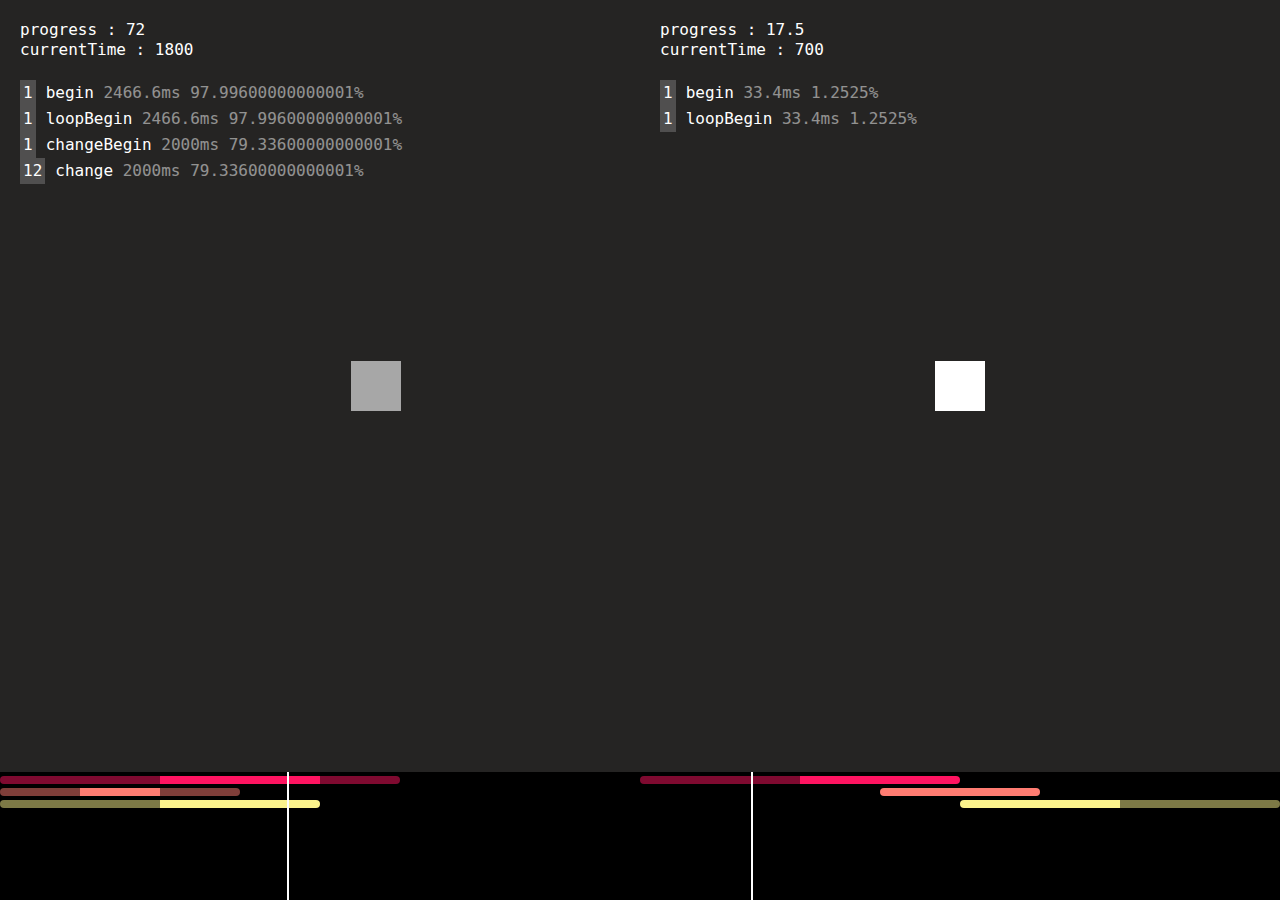
<file: js/anime-master/documentation/examples/callbacks.html>
<!DOCTYPE html>
<html>
<head>
  <title>Anime states system | anime.js</title>
  <meta charset="utf-8">
  <meta name="viewport" content="width=device-width, initial-scale=1, maximum-scale=1">
  <meta property="og:title" content="anime.js">
  <meta property="og:url" content="https://animejs.com">
  <meta property="og:description" content="Javascript Animation Engine">
  <meta property="og:image" content="https://animejs.com/documentation/assets/img/icons/og.png">
  <meta name="twitter:card" content="summary">
  <meta name="twitter:title" content="anime.js">
  <meta name="twitter:site" content="@juliangarnier">
  <meta name="twitter:description" content="Javascript Animation Engine">
  <meta name="twitter:image" content="https://animejs.com/documentation/assets/img/icons/twitter.png">
  <link rel="apple-touch-icon-precomposed" href="../assets/img/social-media-image.png">
  <link rel="icon" type="image/png" href="../assets/img/favicon.png" >
  <link href="../assets/css/animejs.css" rel="stylesheet">
  <link href="../assets/css/documentation.css" rel="stylesheet">
  <style>

    body {
      display: flex;
      flex-wrap: no-wrap;
      justify-content: space-around;
      align-items: center;
      position: absolute;
      width: 100%;
      height: 100vh;
      padding-bottom: 128px;
    }

    .el {
      width: 50px;
      height: 50px;
      background-color: currentColor;
    }

    .log {
      overflow-y: scroll;
      position: absolute;
      top: 0;
      height: 100%;
      padding: 20px;
      padding-top: 80px;
      font-size: 16px;
      line-height: 20px;
      text-align: left;
      font-family: monospace;
    }

    .log-animation {
      left: 0;
      width: 50%;
    }

    .log-timeline {
      left: 50%;
      width: 50%;
    }

    .counter {
      display: inline-block;
      margin-right: 10px;
      padding: 3px;
      background-color: rgba(255,255,255,.2);
    }

    .currentTime, .progress { opacity: .5 }

    .time {
      position: absolute;
      top: 0;
      height: 80px;
      padding: 20px;
      font-size: 16px;
      line-height: 20px;
      text-align: left;
      font-family: monospace;
    }

    .time-animation {
      left: 0;
      width: 50%;
    }

    .time-timeline {
      left: 50%;
      width: 50%;
    }

    /* Player animation */

    .timeline {
      position: fixed;
      bottom: 0;
      height: 128px;
      padding-top: 4px;
      background-color: #000;
    }

    .timeline.player-animation {
      width: 50%;
      left: 0;
    }

    .timeline.player-timeline {
      width: 50%;
      left: 50%;
    }

    .tl-needle {
      position: absolute;
      z-index: 2;
      top: 0;
      left: 0;
      bottom: 0;
      width: 2px;
      margin-left: -1px;
      background-color: #FFF;
    }

    .tl-animation {
      position: relative;
      display: flex;
      justify-content: space-between;
      width: auto;
      height: 8px;
      margin-bottom: 4px;
      background-color: currentColor;
      border-radius: .5rem;
    }

    .tl-delay,
    .tl-end-delay {
      width: auto;
      height: 100%;
      background-color: rgba(0,0,0,.5);
    }

  </style>
</head>
<body>

  <div class="el color-04"></div>

  <div class="el color-08"></div>

  <div class="log log-animation"></div>
  <div class="time time-animation"></div>

  <div class="log log-timeline"></div>
  <div class="time time-timeline"></div>

</body>
<script type="module">

  import anime from '../../src/index.js';

  var animationTimeLogEl = document.querySelector('.time-animation');
  var timelineTimeLogEl = document.querySelector('.time-timeline');

  var animation = anime({
    targets: '.el.color-04',
    translateX: [
      {value: 200},
      {value: -200},
      {value: 200}
    ],
    rotate: {
      value: 720,
      easing: 'easeInOutCirc',
      duration: 500,
      delay: 500
    },
    opacity: {
      value: .5,
      easing: 'linear',
      duration: 1000,
      delay: 1000,
      endDelay: 0
    },
    delay: 1000,
    endDelay: 500,
    duration: 1000,
    easing: 'easeOutQuad',
    direction: 'reverse',
    loop: 2,
    autoplay: false,
    update: function(a) {
      animationTimeLogEl.innerHTML = 'progress : ' + a.progress + '<br>currentTime : ' + a.currentTime;
    },
  });


  var tl = anime.timeline({
    targets: '.el.color-08',
    easing: 'easeInOutQuad',
    autoplay: false,
    direction: 'alternate',
    loop: 3,
    update: function(a) {
      timelineTimeLogEl.innerHTML = 'progress : ' + a.progress + '<br>currentTime : ' + a.currentTime;
    }
  })
  .add({
    translateX: 100,
    delay: 1000
  })
  .add({
    translateY: 100
  }, '-=500')
  .add({
    rotate: 360,
    endDelay: 1000
  }, '-=500');


  function animePlayer(instance, playerClass) {

    function createEl(type, className, parentEl) {
      var el = document.createElement(type);
      if (className) el.classList.add(className);
      if (parentEl) parentEl.appendChild(el);
      return el;
    }

    var timelineEl = createEl('div', 'timeline', document.body);
    if (playerClass) timelineEl.classList.add(playerClass);
    var needleEl = createEl('div', 'tl-needle', timelineEl);
    var animations = [];
    var colors = ['#FF1461','#FF7C72','#FBF38C','#A6FF8F','#18FF92','#1CE2B2','#5EF3FB','#61C3FF','#5A87FF','#8453E3','#C26EFF','#FB89FB'];
    var colorIndex = 0;

    function convertMStoEM(ms) { return ms / 100; }
    function convertEMtoMS(em) { return parseFloat(em) * 250; }

    function createAnimationLog(animObj, timelineOffset) {
      var anim = animObj;
      anim.player = {};
      anim.player.animationEl = createEl('div', 'tl-animation', timelineEl);
      anim.player.delayEl = createEl('div', 'tl-delay', anim.player.animationEl);
      anim.player.endDelayEl = createEl('div', 'tl-end-delay', anim.player.animationEl);
      anim.update = function() {
        anime.set(anim.player.animationEl, {
          left: convertMStoEM(timelineOffset) + 'em',
          width: convertMStoEM(anim.duration) + 'em'
        });
        anime.set(anim.player.delayEl, {width: (anim.delay / anim.duration) * 100 + '%'});
        anime.set(anim.player.endDelayEl, {width: (anim.endDelay / anim.duration) * 100 + '%'});
      }
      anime.set(anim.player.animationEl, {color: colors[colorIndex]});
      colorIndex++;
      if (!colors[colorIndex]) colorIndex = 0;
      anim.update();
      animations.push(anim);
      return anim;
    }

    instance.pause();

    var playerAnimation = anime({
      targets: needleEl,
      translateX: convertMStoEM(instance.duration) + 'em',
      duration: instance.duration,
      direction: instance.direction,
      loop: instance.loop,
      easing: 'linear',
      update: function(a) {
        instance.seek(a.currentTime);
      },
      complete: function(a) {
        instance.seek(a.currentTime);
      }
    });

    if (instance.children.length) {
      instance.children.forEach(function(child) {
        child.animations.forEach(function(anim) {
          createAnimationLog(anim, child.timelineOffset);
        });
      })
    } else {
      instance.animations.forEach(function(anim) {
        createAnimationLog(anim);
      });
    }

  }

  animePlayer(animation, 'player-animation');
  animePlayer(tl, 'player-timeline');

  function logCallbacks(animation, logEl, callbacks) {

    function appendLog(cbName) {
      animation[cbName] = function() {
        var pEl = document.createElement('p');
        var counterSpanEl = document.createElement('span');
        var currentTimeSpanEl = document.createElement('span');
        var progressSpanEl = document.createElement('span');
        var textSpanEl = document.createElement('span');
        var lastPEl = logEl.querySelector('p:last-child');
        currentTimeSpanEl.innerHTML = ' ' + animation.currentTime + 'ms';
        progressSpanEl.innerHTML = ' ' + animation.progress + '%';
        if (lastPEl && lastPEl.querySelector('.text').innerHTML === cbName) {
          var lastCountEl = lastPEl.querySelector('.counter');
          var lastCountValue = parseFloat(lastCountEl.innerHTML);
          lastCountValue++;
          lastCountEl.innerHTML = lastCountValue;
        } else {
          counterSpanEl.innerHTML = 1;
          textSpanEl.innerHTML = cbName;
          counterSpanEl.classList.add('counter');
          textSpanEl.classList.add('text');
          currentTimeSpanEl.classList.add('currentTime');
          progressSpanEl.classList.add('progress');
          pEl.appendChild(counterSpanEl);
          pEl.appendChild(textSpanEl);
          pEl.appendChild(currentTimeSpanEl);
          pEl.appendChild(progressSpanEl);
          logEl.appendChild(pEl);
          logEl.scrollTop = logEl.scrollHeight;
        }
      }
    }

    callbacks.forEach(appendLog);

  }

  logCallbacks(animation, document.querySelector('.log-animation'), [
    'begin',
    'loopBegin',
    'changeBegin',
    'change',
    'changeComplete',
    'loopComplete',
    'complete'
  ]);


  logCallbacks(tl, document.querySelector('.log-timeline'), ['begin',
    'loopBegin',
    'changeBegin',
    'change',
    'changeComplete',
    'loopComplete',
    'complete'
  ]);


</script>
</html>
</file>
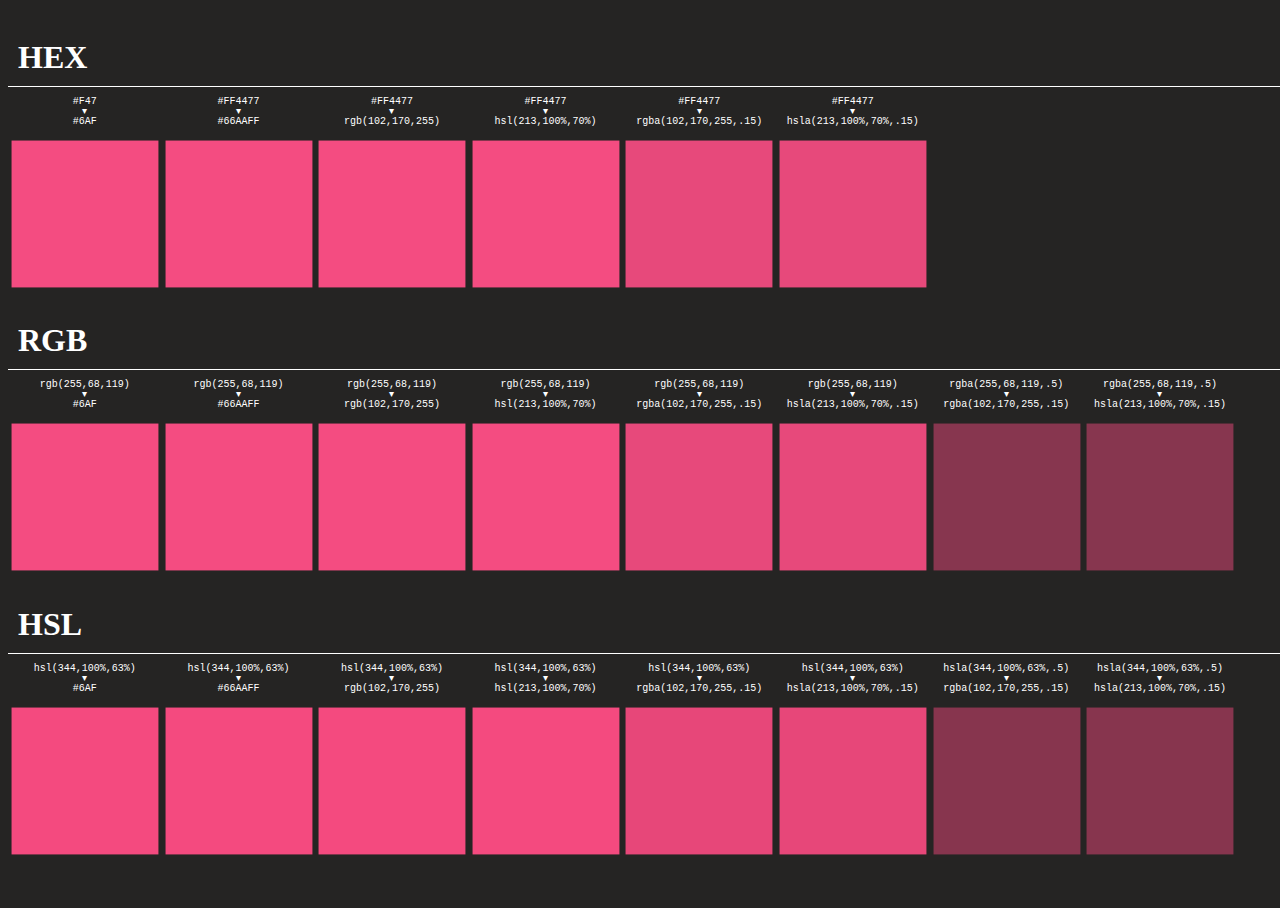
<file: js/anime-master/documentation/examples/colors-test.html>
<!DOCTYPE html>
<html>
<head>
  <title>Colors test | anime.js</title>
  <meta charset="utf-8">
  <meta name="viewport" content="width=device-width, initial-scale=1, maximum-scale=1">
  <meta property="og:title" content="anime.js">
  <meta property="og:url" content="https://animejs.com">
  <meta property="og:description" content="Javascript Animation Engine">
  <meta property="og:image" content="https://animejs.com/documentation/assets/img/icons/og.png">
  <meta name="twitter:card" content="summary">
  <meta name="twitter:title" content="anime.js">
  <meta name="twitter:site" content="@juliangarnier">
  <meta name="twitter:description" content="Javascript Animation Engine">
  <meta name="twitter:image" content="https://animejs.com/documentation/assets/img/icons/twitter.png">
  <link rel="apple-touch-icon-precomposed" href="../assets/img/social-media-image.png">
  <link rel="icon" type="image/png" href="../assets/img/favicon.png">
  <link href="../assets/css/documentation.css" rel="stylesheet">
  <script src="../../lib/anime.min.js"></script>
  <!-- <script src="../assets/js/anime/anime.2.0.2.js"></script> -->
  <!-- <script src="../assets/js/anime/anime.1.3.js"></script> -->
  <style>
    body {
      width: 100%;
      height: 100vh;
    }
    .color-tests {
      display: flex;
      flex-wrap: wrap;
    }
    .section-title {
      display: block;
      width: 100%;
      margin-bottom: 10px;
      padding: 10px;
      border-bottom: 1px solid #FFF;
    }
    .color-test {
      flex-shrink: 2;
      text-align: center;
      font-size: 10px;
      line-height: 1em;
      font-family: monospace;
    }
    .color-el {
      display: flex;
      align-items: center;
      justify-content: center;
      position: relative;
      width: 12vw;
      height: 12vw;
      margin-top: 10px;
    }
  </style>
</head>
<body>
  <section class="color-section">
    <h1 class="section-title">HEX</h1>
    <div class="color-tests">
      <div class="color-test hex-to-hex-shorthand">#F47<br>▾<br>#6AF</div>
      <div class="color-test hex-to-hex">#FF4477<br>▾<br>#66AAFF</div>
      <div class="color-test hex-to-rgb">#FF4477<br>▾<br>rgb(102,170,255)</div>
      <div class="color-test hex-to-hsl">#FF4477<br>▾<br>hsl(213,100%,70%)</div>
      <div class="color-test hex-to-rgba">#FF4477<br>▾<br>rgba(102,170,255,.15)</div>
      <div class="color-test hex-to-hsla">#FF4477<br>▾<br>hsla(213,100%,70%,.15)</div>
    </div>
  </section>
  <section class="color-section">
    <h1 class="section-title">RGB</h1>
    <div class="color-tests">
      <div class="color-test rgb-to-hex-shorthand">rgb(255,68,119)<br>▾<br>#6AF</div>
      <div class="color-test rgb-to-hex">rgb(255,68,119)<br>▾<br>#66AAFF</div>
      <div class="color-test rgb-to-rgb">rgb(255,68,119)<br>▾<br>rgb(102,170,255)</div>
      <div class="color-test rgb-to-hsl">rgb(255,68,119)<br>▾<br>hsl(213,100%,70%)</div>
      <div class="color-test rgb-to-rgba">rgb(255,68,119)<br>▾<br>rgba(102,170,255,.15)</div>
      <div class="color-test rgb-to-hsla">rgb(255,68,119)<br>▾<br>hsla(213,100%,70%,.15)</div>
      <div class="color-test rgba-to-rgba">rgba(255,68,119,.5)<br>▾<br>rgba(102,170,255,.15)</div>
      <div class="color-test rgba-to-hsla">rgba(255,68,119,.5)<br>▾<br>hsla(213,100%,70%,.15)</div>
    </div>
  </section>
  <section class="color-section">
    <h1 class="section-title">HSL</h1>
    <div class="color-tests">
      <div class="color-test hsl-to-hex-shorthand">hsl(344,100%,63%)<br>▾<br>#6AF</div>
      <div class="color-test hsl-to-hex">hsl(344,100%,63%)<br>▾<br>#66AAFF</div>
      <div class="color-test hsl-to-rgb">hsl(344,100%,63%)<br>▾<br>rgb(102,170,255)</div>
      <div class="color-test hsl-to-hsl">hsl(344,100%,63%)<br>▾<br>hsl(213,100%,70%)</div>
      <div class="color-test hsl-to-rgba">hsl(344,100%,63%)<br>▾<br>rgba(102,170,255,.15)</div>
      <div class="color-test hsl-to-hsla">hsl(344,100%,63%)<br>▾<br>hsla(213,100%,70%,.15)</div>
      <div class="color-test hsla-to-rgba">hsla(344,100%,63%,.5)<br>▾<br>rgba(102,170,255,.15)</div>
      <div class="color-test hsla-to-hsla">hsla(344,100%,63%,.5)<br>▾<br>hsla(213,100%,70%,.15)</div>
    </div>
  </section>
  <script>

    var colorTestEls = document.querySelectorAll('.color-test');

    function createTest(el) {
      var testHtml = el.innerHTML;
      var testValues = testHtml.split('<br>▾<br>');
      var colorEl = document.createElement('div');
      colorEl.classList.add('color-el');
      el.appendChild(colorEl);
      anime({
        targets: colorEl,
        backgroundColor: [testValues[0], testValues[1]],
        scale: [.97, .75],
        direction: 'alternate',
        easing: 'easeInOutSine',
        duration: 4000,
        loop: true
      });
    }

    for (var i = 0; i < colorTestEls.length; i++) createTest(colorTestEls[i]);

  </script>
</body>
</html>
</file>
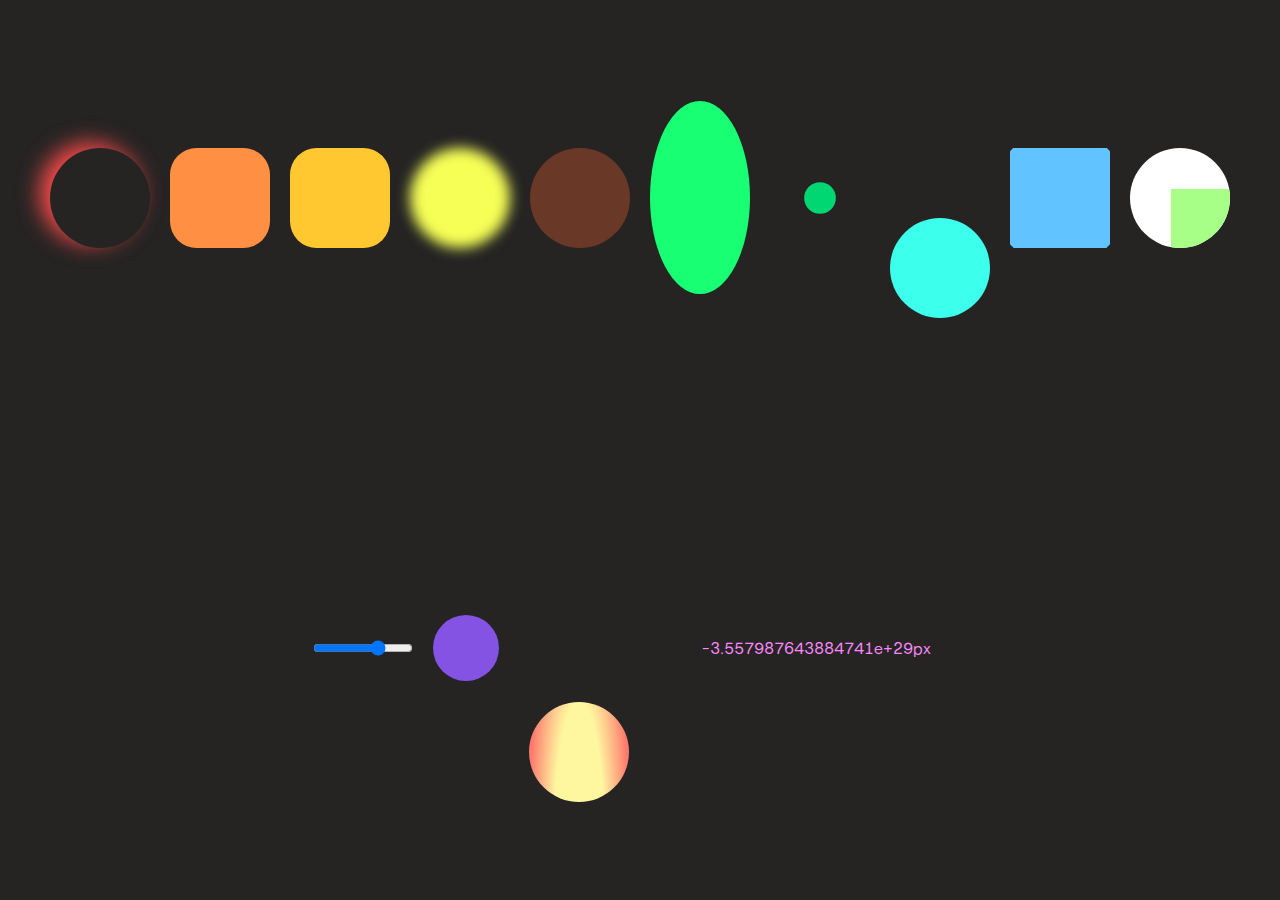
<file: js/anime-master/documentation/examples/complex-properties.html>
<!DOCTYPE html>
<html>
<head>
  <title>Complex properties | anime.js</title>
  <meta charset="utf-8">
  <meta name="viewport" content="width=device-width, initial-scale=1, maximum-scale=1">
  <meta property="og:title" content="anime.js">
  <meta property="og:url" content="https://animejs.com">
  <meta property="og:description" content="Javascript Animation Engine">
  <meta property="og:image" content="https://animejs.com/documentation/assets/img/icons/og.png">
  <meta name="twitter:card" content="summary">
  <meta name="twitter:title" content="anime.js">
  <meta name="twitter:site" content="@juliangarnier">
  <meta name="twitter:description" content="Javascript Animation Engine">
  <meta name="twitter:image" content="https://animejs.com/documentation/assets/img/icons/twitter.png">
  <link rel="apple-touch-icon-precomposed" href="../assets/img/social-media-image.png">
  <link href="../assets/css/animejs.css" rel="stylesheet">
  <link href="../assets/css/documentation.css" rel="stylesheet">
  <!-- <script src="../../lib/anime.min.js"></script> -->
  <!-- <script src="../assets/js/anime/anime.1.3.js"></script> -->
  <!-- <script src="../assets/js/anime/anime.2.0.1.js"></script> -->
  <style>
    body {
      display: flex;
      flex-wrap: wrap;
      justify-content: center;
      align-items: center;
      min-height: 100vh;
    }
    .item {
      width: 100px;
      height: 100px;
      margin-top: 20px;
      border-radius: 50%;
      background-color: currentColor;
      margin: 10px;
    }
    .box-shadow {
      background-color: transparent;
    }
    .clip-path {
      border-radius: 0;
    }
    .auto-property {
      background-image: radial-gradient(50% 100%, #FFF7A0 50%, #FF7A6D 100%);
      background-size: auto 100px;
    }
    .exponent-values {
      width: 300px;
      background-color: transparent;
      text-align: center;
    }
  </style>
</head>
<body>
  <div class="box-shadow item color-red"></div>
  <div class="unit-less item color-orange"></div>
  <div class="specified-unit item color-lightorange"></div>
  <div class="filter item color-yellow"></div>
  <div class="rgba item color-citrus"></div>
  <div class="calc item color-green"></div>
  <div class="zero-value item color-darkgreen"></div>
  <div class="round-value item color-turquoise"></div>
  <div class="clip-path item color-skyblue"></div>
  <svg class="item" xmlns="http://www.w3.org/2000/svg" viewBox="0 0 100 100">
    <g id="Page-1" fill="none" fill-rule="evenodd">
      <g id="svg" fill="#A7FF87">
        <rect id="Rectangle" width="50" height="50" x="25" y="25"/>
      </g>
    </g>
  </svg>
  <input class="item" type="range" value="0" min="0" max="100">
  <div class="basic-css color-lavender item"></div>
  <div class="auto-property color-purple item"></div>
  <input class="exponent-values color-pink item" value="-1.1234567890123456789e+30px"></input>
  <script type="module">
    
    import anime from "../../src/index.js";

    var boxShadow = anime({
      targets: '.box-shadow',
      boxShadow: [
        {value: ['10px -10px 10px 0 currentColor', '10px 10px 20px 0 currentColor']},
        {value: '-10px 10px 30px 0 currentColor'},
        {value: '-10px -10px 20px 0 currentColor'},
        {value: '10px -10px 10px 0 currentColor'}
      ],
      loop: true,
      easing: 'linear'
    });
    var unitLess = anime({
      targets: '.unit-less',
      borderRadius: 16,
      loop: true,
      direction: 'alternate',
      easing: 'linear'
    });
    var specifiedUnit = anime({
      targets: '.specified-unit',
      borderRadius: '1em',
      loop: true,
      direction: 'alternate',
      easing: 'linear'
    });
    var filter = anime({
      targets: '.filter',
      filter: ["blur(20px)", "blur(0px)"],
      loop: true,
      direction: 'alternate',
      easing: 'linear'
    });
    var rgba = anime({
      targets: '.rgba',
      backgroundColor: ['rgba(255,100,50,1)', 'rgba(255,100,50,.0)'],
      loop: true,
      direction: 'alternate',
      easing: 'linear'
    });
    var calc = anime({
      targets: '.calc',
      height: ['calc(25% - 100px)', 'calc(25% - 0px)'],
      loop: true,
      direction: 'alternate',
      easing: 'linear'
    });
    var zeroValue = anime({
      targets: '.zero-value',
      scale: 0,
      loop: true,
      direction: 'alternate',
      easing: 'linear'
    });
    var roundValue = anime({
      targets: '.round-value',
      translateY: 100,
      round: .1,
      loop: true,
      direction: 'alternate',
      easing: 'linear'
    });
    var clipPath = anime({
      targets: '.clip-path',
      clipPath: ['circle(0px at center)', 'circle(100px at center)'],
      loop: true,
      direction: 'alternate',
      easing: 'linear'
    });
    var svgTransform = anime({
      targets: 'rect',
      transform: 'translate(10 10) scale(2)',
      loop: true,
      direction: 'alternate',
      easing: 'linear'
    });
    var rangeValue = anime({
      targets: 'input[type="range"]',
      value: 100,
      loop: true,
      direction: 'alternate',
      easing: 'linear'
    });
    var basicCSS = anime({
      targets: '.basic-css',
      width: 50,
      height: 50,
      loop: true,
      direction: 'alternate',
      easing: 'linear'
    });
    var autoProperty = anime({
      targets: '.auto-property',
      backgroundSize: ['auto 10px', 'auto 400px'],
      margin: '20% 40px 10px 30px',
      loop: true,
      direction: 'alternate',
      easing: 'linear'
    });
    var exponentValues = anime({
      targets: '.exponent-values',
      value: '+1.0123456789012346e+21px',
      loop: true,
      direction: 'alternate',
      easing: 'linear'
    });
  </script>
</body>
</html>
</file>
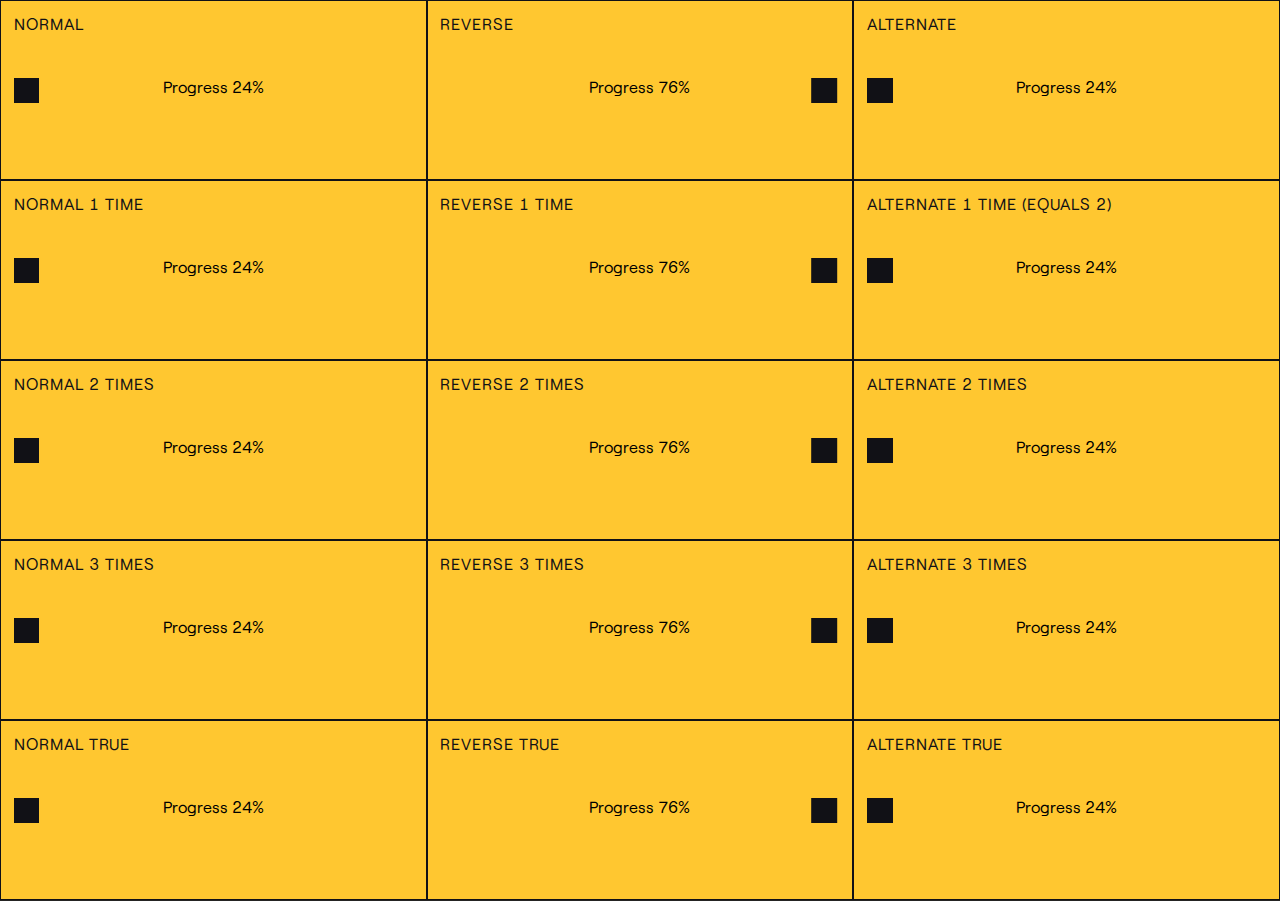
<file: js/anime-master/documentation/examples/directions-testing.html>
<!DOCTYPE html>
<html>
<head>
  <title>Diretions Testing | anime.js</title>
  <meta charset="utf-8">
  <meta name="viewport" content="width=device-width, initial-scale=1, maximum-scale=1">
  <meta property="og:title" content="anime.js">
  <meta property="og:url" content="https://animejs.com">
  <meta property="og:description" content="Javascript Animation Engine">
  <meta property="og:image" content="https://animejs.com/documentation/assets/img/icons/og.png">
  <meta name="twitter:card" content="summary">
  <meta name="twitter:title" content="anime.js">
  <meta name="twitter:site" content="@juliangarnier">
  <meta name="twitter:description" content="Javascript Animation Engine">
  <meta name="twitter:image" content="https://animejs.com/documentation/assets/img/icons/twitter.png">
  <link rel="apple-touch-icon-precomposed" href="../assets/img/social-media-image.png">
  <link rel="icon" type="image/png" href="../assets/img/favicon.png">
  <link href="../assets/css/animejs.css" rel="stylesheet">
  <link href="../assets/css/documentation.css" rel="stylesheet">
  <script src="../../lib/anime.min.js"></script>
  <style>
    body {
      display: flex;
      flex-wrap: wrap;
      align-items: center;
      justify-content: flex-start;
      height: auto;
    }
    article {
      padding: 1vw;
      position: relative;
      width: 33.33%;
      height: 20vh;
      background: currentColor;
      border: 1px solid #111116;
    }
    h2 {
      color: #111116;
    }
    .el {
      position: relative;
      top: 5vh;
      width: 2vw;
      height: 2vw;
      background: #111116;
    }
    .logs {
      display: flex;
      flex-direction: column;
      flex-wrap: wrap;
      align-items: center;
      justify-content: center;
      position: absolute;
      top: 1vh;
      left: 0;
      bottom: 0;
      height: 19vh;
      width: 100%;
    }
    input {
      text-align: center;
      background: none;
      border: none;
    }
  </style>
</head>
<body>
  <script>
    function createTest(title, numberOfTargets, params) {
      var testEl = document.createElement('article');
      var testZoneEl = document.createElement('div');
      var logsEl = document.createElement('div');
      var progressEl = document.createElement('input');
      var promiseEl = document.createElement('input');
      var h2El = document.createElement('h2');

      for (var i = 0; i < numberOfTargets; i++) {
        var el = document.createElement('div');
        el.classList.add('el');
        testZoneEl.appendChild(el);
      }

      h2El.innerHTML = title;
      testEl.appendChild(h2El);
      logsEl.classList.add('logs');
      logsEl.appendChild(progressEl);
      logsEl.appendChild(promiseEl);
      testEl.appendChild(logsEl);
      testEl.appendChild(testZoneEl);
      document.body.appendChild(testEl);

      params.targets = testZoneEl.querySelectorAll('div');
      params.translateX = '29vw';
      params.delay = 1000;
      params.endDelay = 1000;
      params.easing = 'easeInOutQuad';
      params.begin = function() { testEl.classList.add('color-lightorange') };
      params.update = function(a) { 
        testEl.classList.add('color-red');
        progressEl.value = 'Progress ' + Math.round(a.progress) + '%';
      };
      params.complete = function() { testEl.classList.add('color-darkgreen') };
      var animation = anime(params);
      animation.finished.then(function() {
        promiseEl.value = 'Promise resolved'
        console.log('Promise resolved');
      });
      testEl.onclick = function() {
        testEl.classList.add('color-red');
        testEl.classList.remove('color-lightorange');
        testEl.classList.remove('color-darkgreen');
        animation.restart();
      }
    }

    createTest('Normal', 1, {});

    createTest('Reverse', 1, {
      direction: 'reverse'
    });

    createTest('Alternate', 1, {
      direction: 'alternate'
    });

    createTest('Normal 1 time', 1, {
      loop: 1
    });

    createTest('Reverse 1 time', 1, {
      direction: 'reverse',
      loop: 1
    });

    createTest('Alternate 1 time (equals 2)', 1, {
      direction: 'alternate',
      loop: 1
    });

    createTest('Normal 2 times', 1, {
      loop: 2
    });

    createTest('Reverse 2 times', 1, {
      direction: 'reverse',
      loop: 2
    });

    createTest('Alternate 2 times', 1, {
      direction: 'alternate',
      loop: 2
    });

    createTest('Normal 3 times', 1, {
      loop: 3
    });

    createTest('Reverse 3 times', 1, {
      direction: 'reverse',
      loop: 3
    });

    createTest('Alternate 3 times', 1, {
      direction: 'alternate',
      loop: 3
    });

    createTest('Normal true', 1, {
      loop: true
    });

    createTest('Reverse true', 1, {
      direction: 'reverse',
      loop: true
    });

    createTest('Alternate true', 1, {
      direction: 'alternate',
      loop: true
    });



  </script>
</body>
</html>
</file>
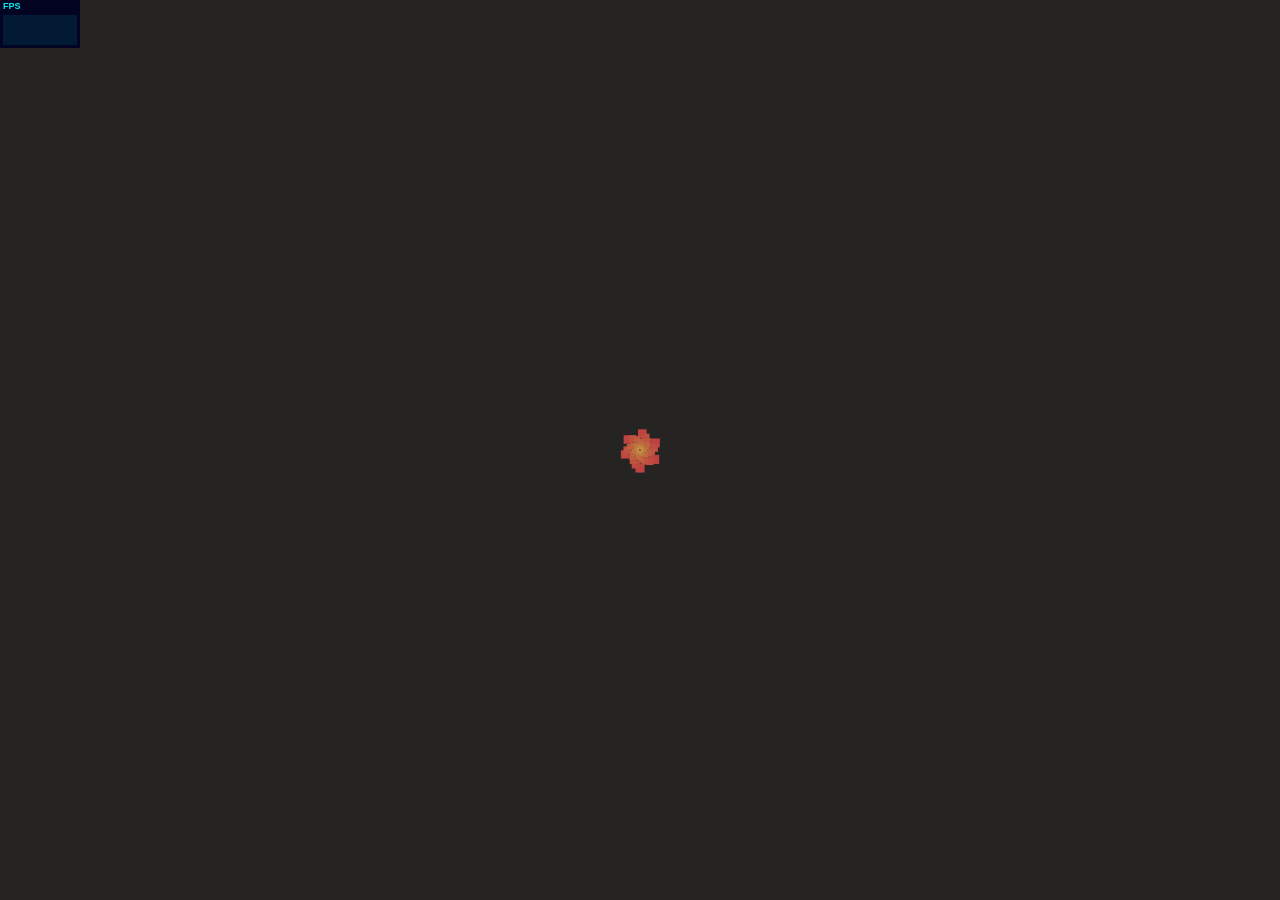
<file: js/anime-master/documentation/examples/DOM-stress-test.html>
<!DOCTYPE html>
<html>
<head>
  <title>DOM stress test | anime.js</title>
  <meta charset="utf-8">
  <meta name="viewport" content="width=device-width, initial-scale=1, maximum-scale=1">
  <meta property="og:title" content="anime.js">
  <meta property="og:url" content="https://animejs.com">
  <meta property="og:description" content="Javascript Animation Engine">
  <meta property="og:image" content="https://animejs.com/documentation/assets/img/icons/og.png">
  <meta name="twitter:card" content="summary">
  <meta name="twitter:title" content="anime.js">
  <meta name="twitter:site" content="@juliangarnier">
  <meta name="twitter:description" content="Javascript Animation Engine">
  <meta name="twitter:image" content="https://animejs.com/documentation/assets/img/icons/twitter.png">
  <link rel="apple-touch-icon-precomposed" href="../assets/img/social-media-image.png">
  <link rel="icon" type="image/png" href="../assets/img/favicon.png" >
  <link href="../assets/css/animejs.css" rel="stylesheet">
  <link href="../assets/css/documentation.css" rel="stylesheet">
  <script src="../../lib/anime.min.js"></script>
  <!-- <script src="../assets/js/anime/anime.2.0.2.js"></script> -->
  <!-- <script src="../assets/js/anime/anime.1.0.js"></script> -->
  <style>

    .el {
      position: absolute;
      top: 50%;
      left: 50%;
      width: 1em;
      height: 1em;
      margin: -.5em 0 0 -.5em;
      font-size: 20px;
    }

  </style>
</head>
<body></body>
<script>

  var wrapperEl = document.body;
  var numberOfEls = 500;
  var duration = numberOfEls * 10;
  var radius = window.innerWidth < window.innerHeight ? window.innerWidth : window.innerHeight;
  var distance = (radius / 4 <= 150 ? 150 : radius / 2.5) / 16; 

  function createEl(i) {
    var el = document.createElement('div');
    var hue = Math.round(360 / numberOfEls * i);
    el.classList.add('el');
    //el.style.border = '5px solid hsl(' + hue + ', 50%, 50%)';
    el.style.backgroundColor = 'hsl(' + hue + ', 50%, 50%)';
    wrapperEl.appendChild(el);
    anime({
      targets: el,
      translateX: Math.sin(i) * distance + 'rem',
      translateY: Math.cos(i) * distance + 'rem',
      scale: [
        {value: [.1, 2]},
        {value: .1}
      ],
      easing: 'easeInOutSine',
      loop: true,
      duration: duration,
      delay: i * (duration / numberOfEls)
    });
  };

  for (var i = 0; i < numberOfEls; i++) createEl(i);

  </script>
  <script src="../assets/js/vendors/stats.min.js"></script>
</html>
</file>
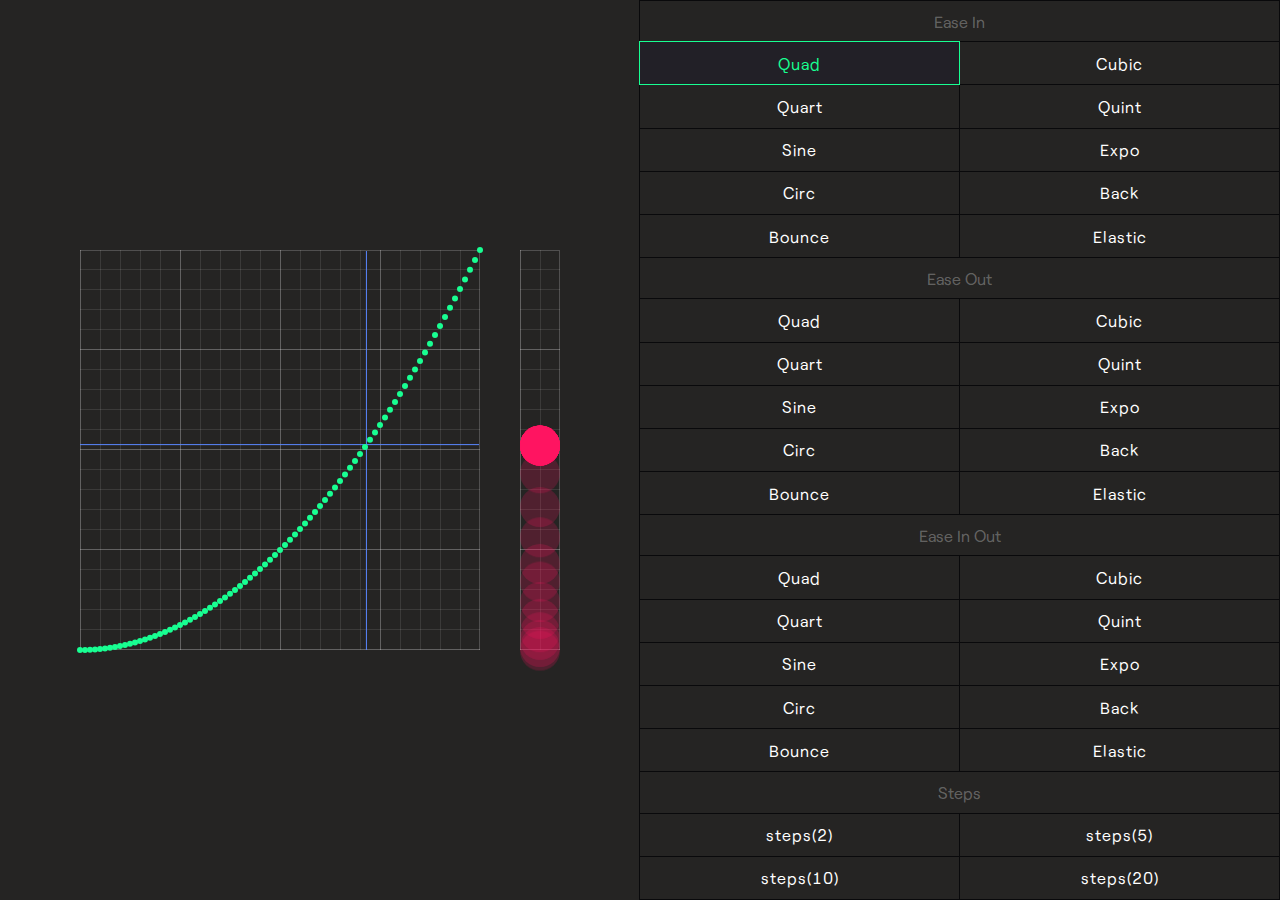
<file: js/anime-master/documentation/examples/ease-visualizer.html>
<!DOCTYPE html>
<html>
<head>
  <title>Ease visualizer | anime.js</title>
  <meta charset="utf-8">
  <meta name="viewport" content="width=device-width, initial-scale=1, maximum-scale=1">
  <meta property="og:title" content="anime.js">
  <meta property="og:url" content="https://animejs.com">
  <meta property="og:description" content="Javascript Animation Engine">
  <meta property="og:image" content="https://animejs.com/documentation/assets/img/icons/og.png">
  <meta name="twitter:card" content="summary">
  <meta name="twitter:title" content="anime.js">
  <meta name="twitter:site" content="@juliangarnier">
  <meta name="twitter:description" content="Javascript Animation Engine">
  <meta name="twitter:image" content="https://animejs.com/documentation/assets/img/icons/twitter.png">
  <link rel="apple-touch-icon-precomposed" href="../assets/img/social-media-image.png">
  <link rel="icon" type="image/png" href="../assets/img/favicon.png">
  <link href="../assets/css/animejs.css" rel="stylesheet">
  <link href="../assets/css/documentation.css" rel="stylesheet">
  <!-- <script src="../../lib/anime.min.js"></script> -->
  <style>
    .easings {
      display: flex;
      justify-content: space-between;
      align-items: center;
      flex-direction: column;
      position: absolute;
      width: 100%;
      height: 100%;
    }
    .output {
      display: flex;
      justify-content: center;
      align-items: center;
      position: relative;
      width: 100%;
      height: 400px;
    }
    .options {
      display: flex;
      flex-wrap: wrap;
      flex-direction: row;
      width: 100%;
      min-height: 300px;
      border-top: 1px solid #09090B;
    }
    .grid {
      border-top: 1px solid rgba(255,255,255,0.2);
      border-right: 1px solid rgba(255,255,255,0.2);
      background: linear-gradient(0deg, rgba(255,255,255,0.2) 1px, rgba(0,0,0,0) 1px),
                  linear-gradient(90deg, rgba(255,255,255,0.2) 1px, rgba(0,0,0,0) 1px),
                  linear-gradient(0deg, rgba(255,255,255,0.1) 1px, rgba(0,0,0,0) 1px),
                  linear-gradient(90deg, rgba(255,255,255,0.1) 1px, rgba(0,0,0,0) 1px);
      background-position: 0px -1px;
      background-size: 100px 100px, 100px 100px, 20px 20px, 20px 20px;
    }
    .visualizer-wrapper {
      position: relative;
      width: 100%;
      height: 100%;
    }
    .visualizer {
      position: relative;
      width: 100%;
    }
    .value {
      position: relative;
      width: 20px;
      height: 100%;
      margin-left: 20px;
    }
    @media screen and (min-width: 980px) {
      .easings {
        flex-direction: row;
      }
      .output {
        width: 50%;
        height: 100%;
      }
      .options {
        width: 50%;
        height: 100%;
      }
      .visualizer-wrapper {
        width: 400px;
        height: 400px;
      }
      .value {
        width: 40px;
        height: 400px;
        margin-left: 40px;
      }
    }
    .axis {
      position: absolute;
      background: #5A87FF;
    }
    .axis.x {
      width: 1px;
      height: 100%;
      transform-origin: 0 0;
    }
    .axis.y {
      bottom: 0;
      width: 100%;
      height: 1px;
      transform-origin: 100% 0;
    }
    .graph {
      position: absolute;
      top: 0;
      left: 0;
      right: 0;
      bottom: 0;
    }
    .cursor {
      position: absolute;
      z-index: 2;
      width: 40px;
      height: 40px;
      margin-top: -20px;
      background: #FF1461;
      border-radius: 50%;
      transform: translateY(100px);
    }
    .curve {
      display: flex;
      justify-content: space-between;
      align-items: flex-end;
      overflow: visible;
      position: relative;
      z-index: 1;
      width: 100%;
      height: 100%;
    }
    .curve-dot {
      position: relative;
      width: 6px;
      height: 6px;
      margin-bottom: -3px;
      margin-left: -3px;
      border-radius: 50%;
      flex-shrink: 0;
      background-color: #18FF92;
    }
    .curve-dot:first-child {
      margin-left: -3px;
    }
    .curve-dot:last-child {
      margin-right: -4px;
    }
    button {
      opacity: 1;
      position: relative;
      color: currentColor;
      font-size: 16px;
      width: calc(50% + 1px);
      border: 1px solid #09090B;
      background: transparent;
      margin: -1px 0 0 -1px;
      letter-spacing: 1px;
    }
    label {
      display: flex;
      align-items: center;
      justify-content: center;
      width: calc(100% + 1px);
      margin: -1px 0 0 -1px;
      border-top: 0px;
      border-left: 1px solid #09090B;
      border-right: 1px solid #09090B;
      color: rgba(255,255,255,.3);
    }
    button.active {
      color: #18FF92;
      z-index: 1;
      opacity: 1;
      border: 1px solid currentColor;
      background: #222027;
    }
    button:focus {
      outline: none;
    }
    button:hover {
      background: #222027;
    }
  </style>
</head>
<body>
  <div class="easings">
    <div class="output">
      <div class="visualizer-wrapper grid">
        <div class="axis x"></div>
        <div class="axis y"></div>
        <div class="visualizer">
          <div class="curve">
            <div class="curve-dot"></div>
            <div class="curve-dot"></div>
            <div class="curve-dot"></div>
            <div class="curve-dot"></div>
            <div class="curve-dot"></div>
            <div class="curve-dot"></div>
            <div class="curve-dot"></div>
            <div class="curve-dot"></div>
            <div class="curve-dot"></div>
            <div class="curve-dot"></div>
            <div class="curve-dot"></div>
            <div class="curve-dot"></div>
            <div class="curve-dot"></div>
            <div class="curve-dot"></div>
            <div class="curve-dot"></div>
            <div class="curve-dot"></div>
            <div class="curve-dot"></div>
            <div class="curve-dot"></div>
            <div class="curve-dot"></div>
            <div class="curve-dot"></div>
            <div class="curve-dot"></div>
            <div class="curve-dot"></div>
            <div class="curve-dot"></div>
            <div class="curve-dot"></div>
            <div class="curve-dot"></div>
            <div class="curve-dot"></div>
            <div class="curve-dot"></div>
            <div class="curve-dot"></div>
            <div class="curve-dot"></div>
            <div class="curve-dot"></div>
            <div class="curve-dot"></div>
            <div class="curve-dot"></div>
            <div class="curve-dot"></div>
            <div class="curve-dot"></div>
            <div class="curve-dot"></div>
            <div class="curve-dot"></div>
            <div class="curve-dot"></div>
            <div class="curve-dot"></div>
            <div class="curve-dot"></div>
            <div class="curve-dot"></div>
            <div class="curve-dot"></div>
            <div class="curve-dot"></div>
            <div class="curve-dot"></div>
            <div class="curve-dot"></div>
            <div class="curve-dot"></div>
            <div class="curve-dot"></div>
            <div class="curve-dot"></div>
            <div class="curve-dot"></div>
            <div class="curve-dot"></div>
            <div class="curve-dot"></div>
            <div class="curve-dot"></div>
            <div class="curve-dot"></div>
            <div class="curve-dot"></div>
            <div class="curve-dot"></div>
            <div class="curve-dot"></div>
            <div class="curve-dot"></div>
            <div class="curve-dot"></div>
            <div class="curve-dot"></div>
            <div class="curve-dot"></div>
            <div class="curve-dot"></div>
            <div class="curve-dot"></div>
            <div class="curve-dot"></div>
            <div class="curve-dot"></div>
            <div class="curve-dot"></div>
            <div class="curve-dot"></div>
            <div class="curve-dot"></div>
            <div class="curve-dot"></div>
            <div class="curve-dot"></div>
            <div class="curve-dot"></div>
            <div class="curve-dot"></div>
            <div class="curve-dot"></div>
            <div class="curve-dot"></div>
            <div class="curve-dot"></div>
            <div class="curve-dot"></div>
            <div class="curve-dot"></div>
            <div class="curve-dot"></div>
            <div class="curve-dot"></div>
            <div class="curve-dot"></div>
            <div class="curve-dot"></div>
            <div class="curve-dot"></div>
            <div class="curve-dot"></div>
          </div>
        </div>
      </div>
      <div class="value grid">
        <div class="graph">
          <div class="cursor"></div>
          <div class="cursor"></div>
          <div class="cursor"></div>
          <div class="cursor"></div>
          <div class="cursor"></div>
          <div class="cursor"></div>
          <div class="cursor"></div>
          <div class="cursor"></div>
          <div class="cursor"></div>
          <div class="cursor"></div>
          <div class="cursor"></div>
          <div class="cursor"></div>
          <div class="cursor"></div>
          <div class="cursor"></div>
          <div class="cursor"></div>
          <div class="cursor"></div>
          <div class="cursor"></div>
          <div class="cursor"></div>
        </div>
      </div>
    </div>
    <div class="options">
      <label>Ease In</label>
      <button class="active" value="easeInQuad" >Quad</button>
      <button value="easeInCubic" >Cubic</button>
      <button value="easeInQuart" >Quart</button>
      <button value="easeInQuint" >Quint</button>
      <button value="easeInSine" >Sine</button>
      <button value="easeInExpo" >Expo</button>
      <button value="easeInCirc" >Circ</button>
      <button value="easeInBack" >Back</button>
      <button value="easeInBounce" >Bounce</button>
      <button value="easeInElastic" >Elastic</button>
      <label>Ease Out</label>
      <button value="easeOutQuad" >Quad</button>
      <button value="easeOutCubic" >Cubic</button>
      <button value="easeOutQuart" >Quart</button>
      <button value="easeOutQuint" >Quint</button>
      <button value="easeOutSine" >Sine</button>
      <button value="easeOutExpo" >Expo</button>
      <button value="easeOutCirc" >Circ</button>
      <button value="easeOutBack" >Back</button>
      <button value="easeOutBounce" >Bounce</button>
      <button value="easeOutElastic" >Elastic</button>
      <label>Ease In Out</label>
      <button value="easeInOutQuad" >Quad</button>
      <button value="easeInOutCubic" >Cubic</button>
      <button value="easeInOutQuart" >Quart</button>
      <button value="easeInOutQuint" >Quint</button>
      <button value="easeInOutSine" >Sine</button>
      <button value="easeInOutExpo" >Expo</button>
      <button value="easeInOutCirc" >Circ</button>
      <button value="easeInOutBack" >Back</button>
      <button value="easeInOutBounce" >Bounce</button>
      <button value="easeInOutElastic" >Elastic</button>
      <label>Steps</label>
      <button value="steps(2)" >steps(2)</button>
      <button value="steps(5)" >steps(5)</button>
      <button value="steps(10)" >steps(10)</button>
      <button value="steps(20)" >steps(20)</button>
    </div>
  </div>
  <script type="module">

  import anime from '../../src/index.js';

  var pathEl = document.querySelector('.curve');
  var presetsEls = document.querySelectorAll('.options button');
  var duration = 1000;

  function animateProgress(easingName) {

    anime.remove(['.axis.x', '.axis.y', '.cursor']);

    var tl = anime.timeline({
      duration: duration,
      easing: 'linear',
      complete: function() {
        animateProgress(easingName);
      }
    })
    .add({
      targets: '.axis.x',
      translateX: [0, 399],
      translateZ: [0, 0]
     }, 0)
    .add({
      targets: '.axis.y',
      translateY: [0, -399],
      translateZ: [0, 0],
      easing: easingName,
      endDelay: 1000
    }, 0)
    .add({
      targets: '.cursor',
      translateY: [400, 0],
      translateZ: [0, 0],
      easing: easingName,
      update: function(anim) {
        var timeSegment = (100 / (anim.animatables.length - 2));
        var index = Math.round((anim.progress +.5) / timeSegment);
        var animatable = anim.animatables[index];
        if (animatable) {
          var target = animatable.target;
          anime.remove(target);
          target.style.opacity = .20;
        }
      }
    }, 0);

  }

  function changeEase(event) {
    for (var i = 0; i < presetsEls.length; i++) {
      presetsEls[i].classList.remove('active');
    }
    var buttonEl = event.target;
    var easingName = buttonEl.value;
    buttonEl.classList.add('active');
    animateProgress(easingName);
    anime({
      targets: '.curve-dot',
      translateY: anime.stagger([0, -400], {easing: easingName}),
      easing: 'easeInOutQuad',
      duration: 400
    });
  }

  for (var i = 0; i < presetsEls.length; i++) {
    presetsEls[i].onclick = changeEase;
  }

  presetsEls[0].click();

  </script>
</body>
</html>
</file>
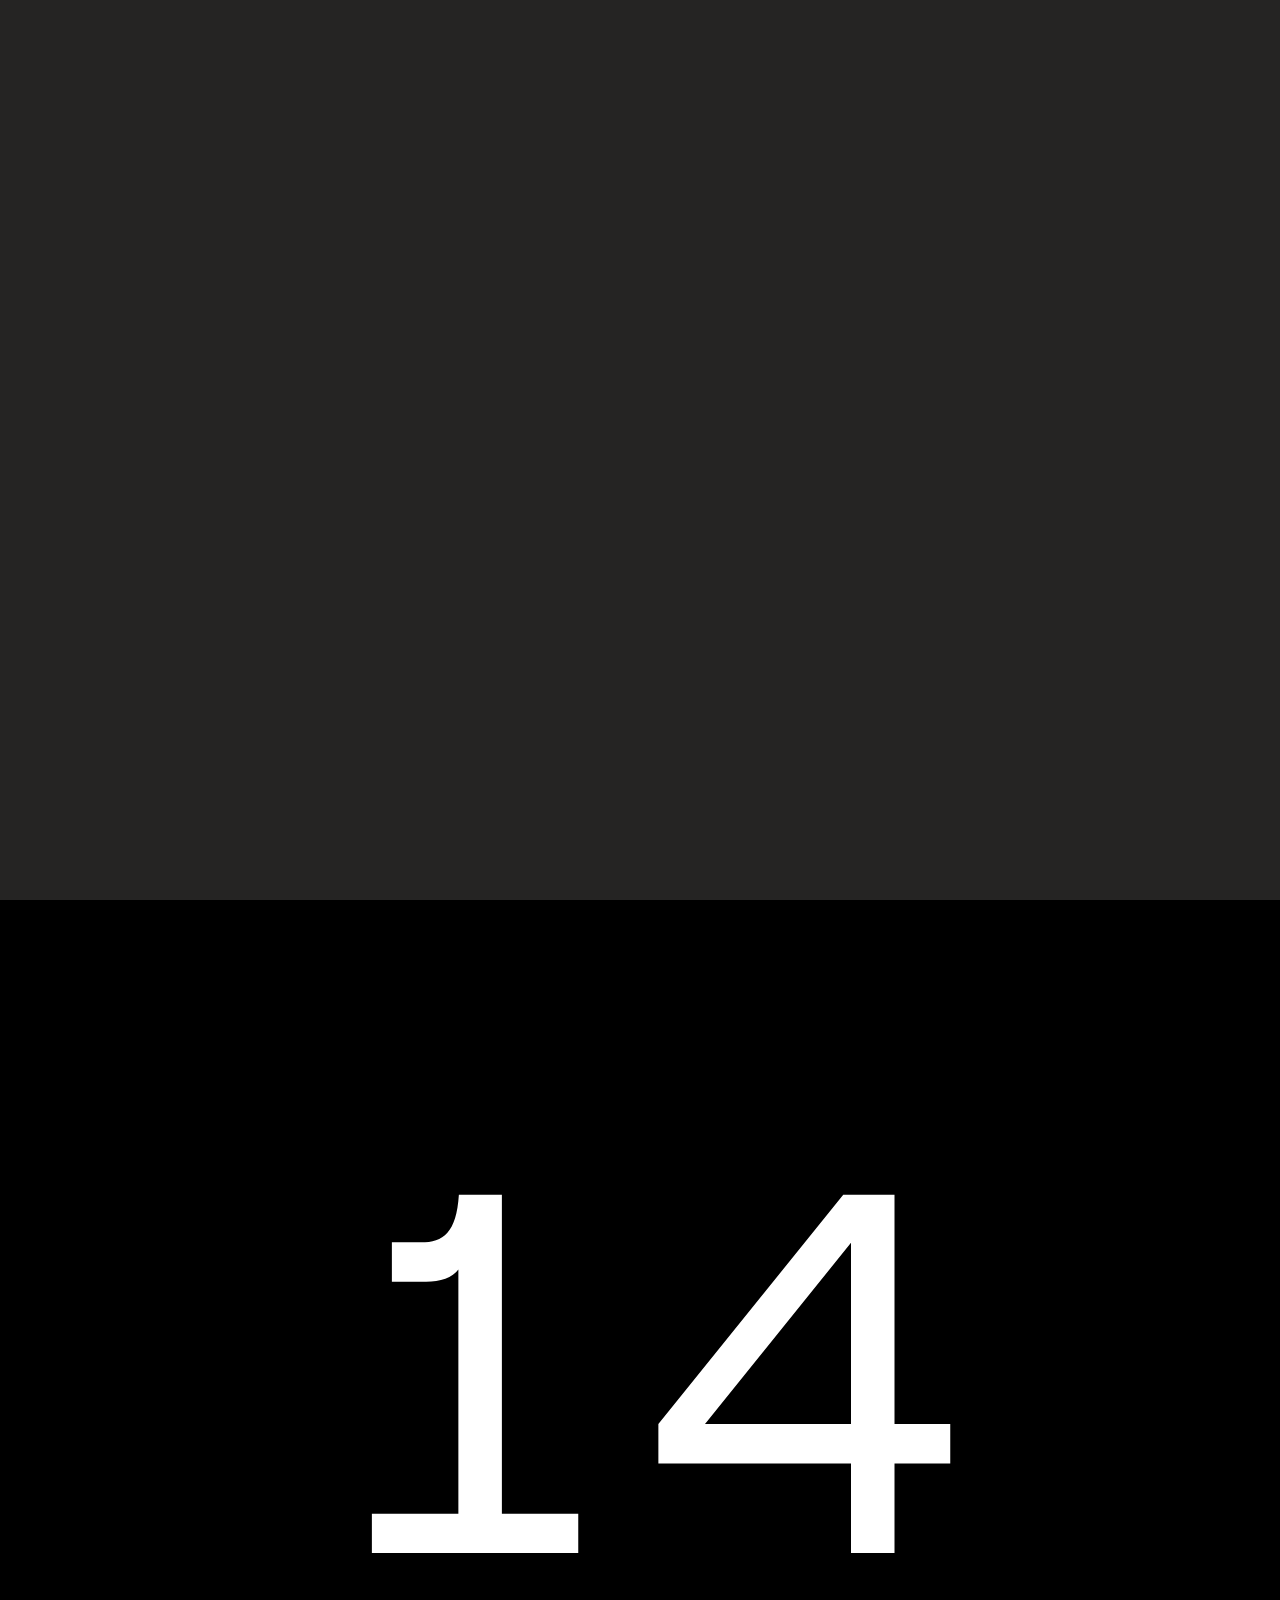
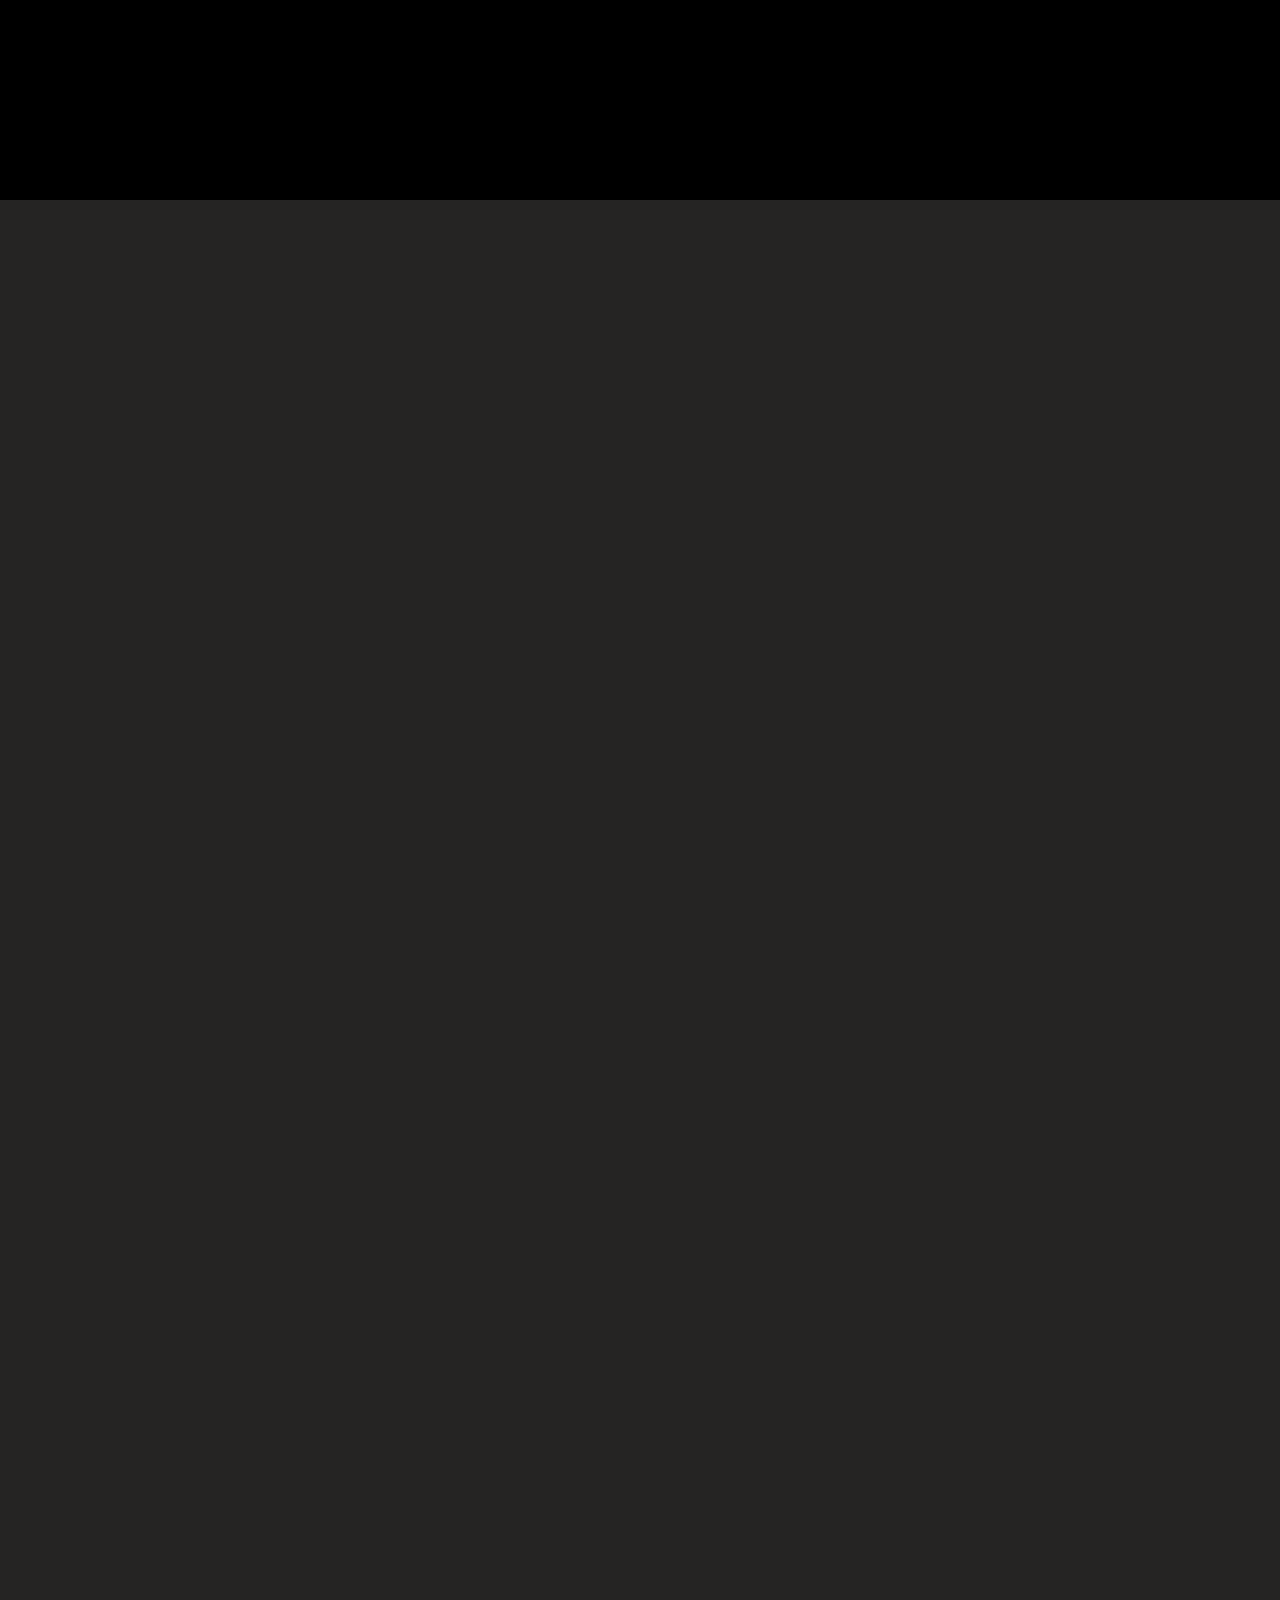
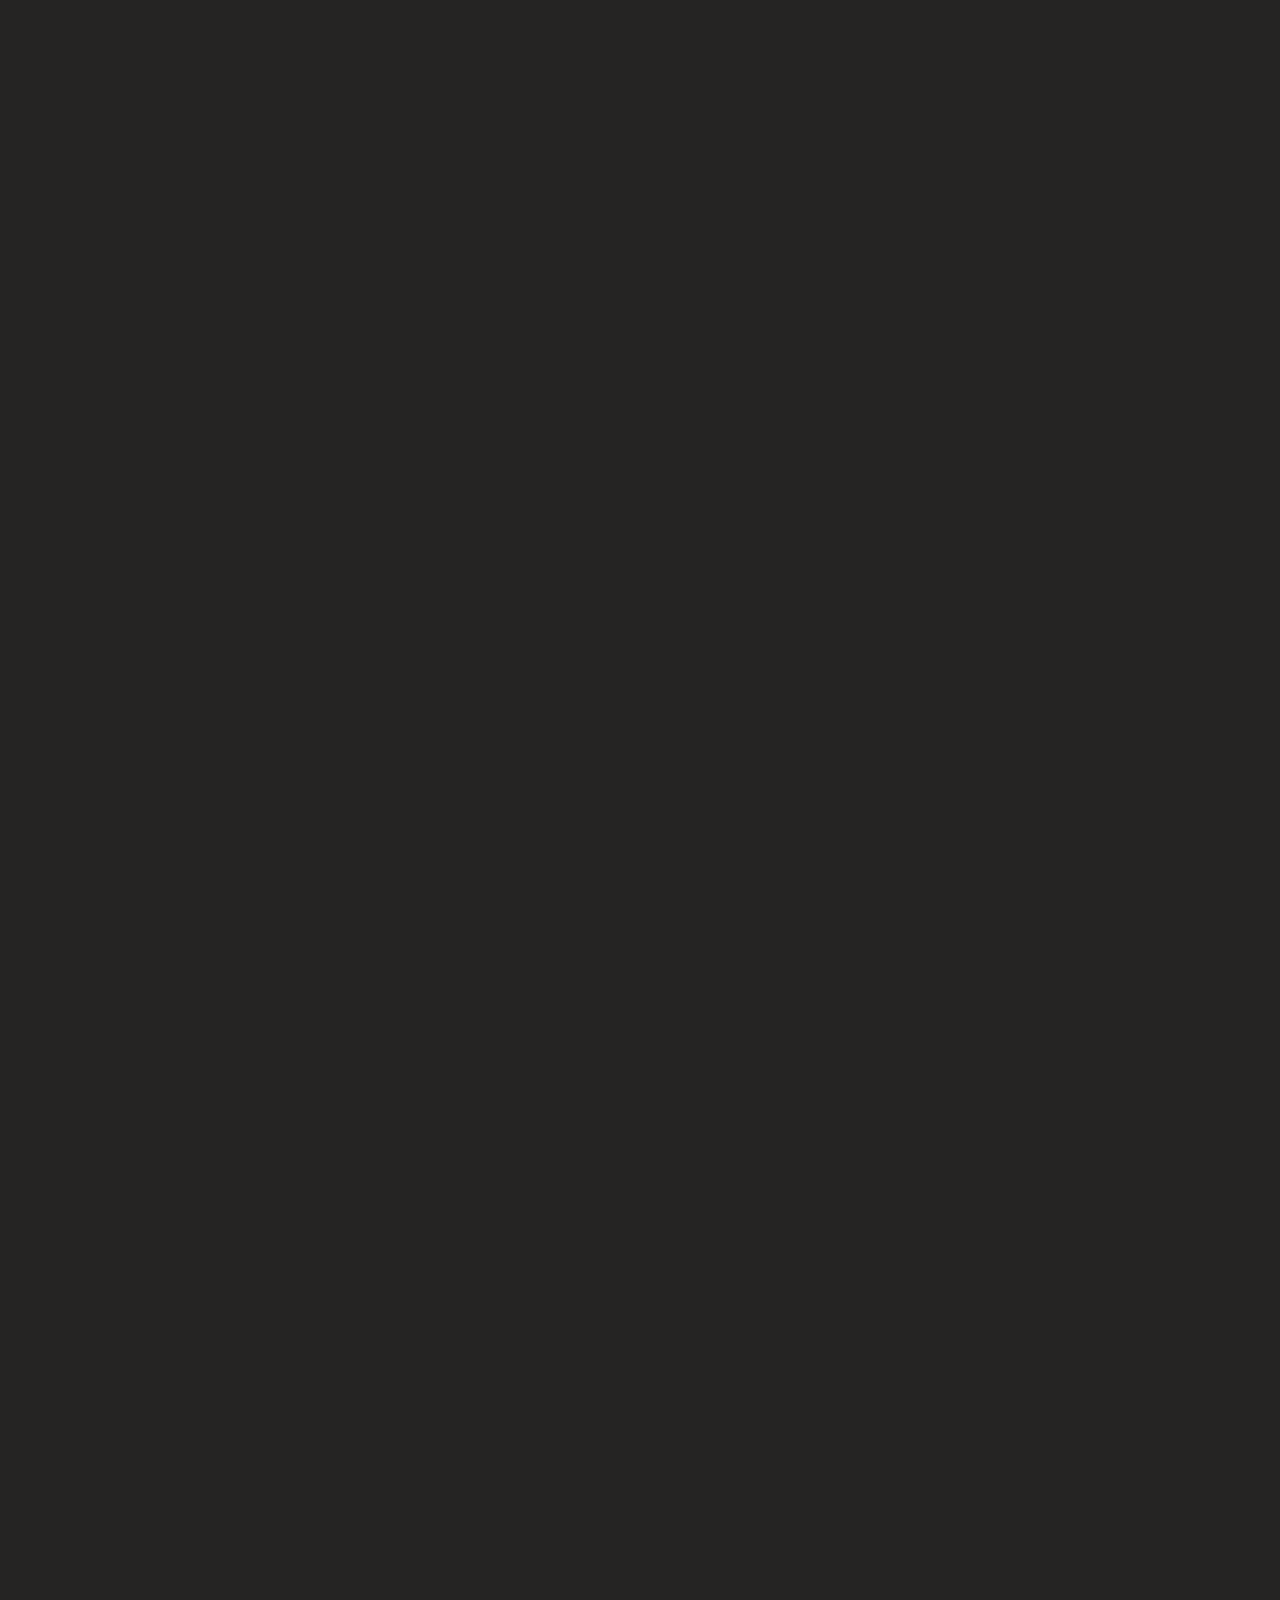
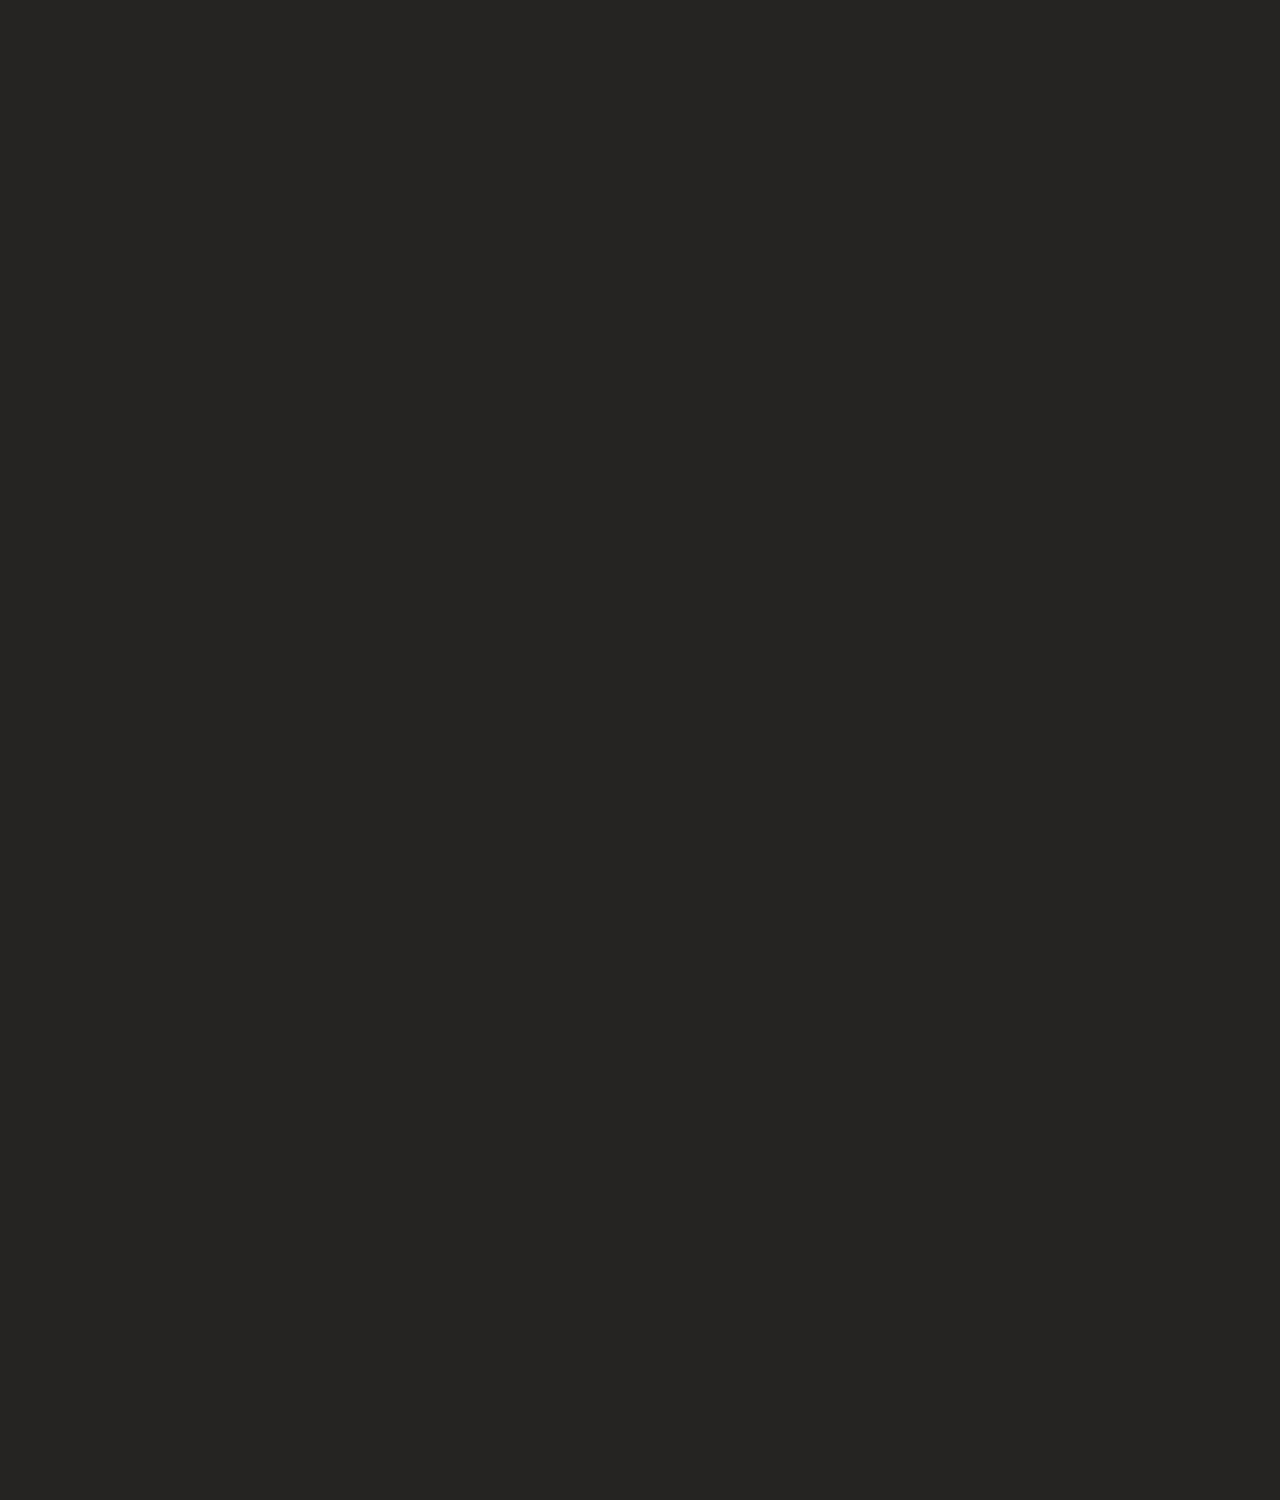
<file: js/anime-master/documentation/examples/follow-scroll.html>
<!DOCTYPE html>
<html>
<head>
  <title>Follow scroll | anime.js</title>
  <meta charset="utf-8">
  <meta name="viewport" content="width=device-width, initial-scale=1, maximum-scale=1">
  <meta property="og:title" content="anime.js">
  <meta property="og:url" content="https://animejs.com">
  <meta property="og:description" content="Javascript Animation Engine">
  <meta property="og:image" content="https://animejs.com/documentation/assets/img/icons/og.png">
  <meta name="twitter:card" content="summary">
  <meta name="twitter:title" content="anime.js">
  <meta name="twitter:site" content="@juliangarnier">
  <meta name="twitter:description" content="Javascript Animation Engine">
  <meta name="twitter:image" content="https://animejs.com/documentation/assets/img/icons/twitter.png">
  <link rel="apple-touch-icon-precomposed" href="../assets/img/social-media-image.png">
  <link rel="icon" type="image/png" href="../assets/img/favicon.png" >
  <link href="../assets/css/animejs.css" rel="stylesheet">
  <link href="../assets/css/documentation.css" rel="stylesheet">
  <!-- <script src="../../lib/anime.min.js"></script> -->
  <!-- <script src="../assets/js/anime/anime.2.2.0.js"></script> -->
  <style>

    .scroll-area {
      width: 100%;
      height: 700vh;
    }

    .animation-wrapper {
      position: fixed;
      top: 0;
      left: 0;
      width: 100%;
    }

    .pane {
      display: flex;
      justify-content: center;
      align-items: center;
      position: absolute;
      top: 100vh;
      left: 0;
      width: 100%;
      height: 100vh;
      background-color: #000;
      font-size: 40vw;
    }

  </style>
</head>
<body>

  <div class="scroll-area"></div>

  <div class="animation-wrapper">
    <div class="pane pane-01">01</div>
    <div class="pane pane-02">02</div>
    <div class="pane pane-03">03</div>
    <div class="pane pane-04">04</div>
    <div class="pane pane-05">05</div>
    <div class="pane pane-06">06</div>
    <div class="pane pane-07">07</div>
    <div class="pane pane-08">08</div>
    <div class="pane pane-09">09</div>
    <div class="pane pane-10">10</div>
    <div class="pane pane-11">11</div>
    <div class="pane pane-12">12</div>
    <div class="pane pane-13">13</div>
    <div class="pane pane-14">14</div>
  </div>

</body>
<script type="module">

  import anime from '../../src/index.js';
  import animePlayer from '../assets/js/anime.player.js'

  // Scrolling helper

  function onScroll(cb) {
    var isTicking = false;
    var scrollY = 0;
    var body = document.body;
    var html = document.documentElement;
    var scrollHeight = Math.max(body.scrollHeight, body.offsetHeight, html.clientHeight, html.scrollHeight, html.offsetHeight);
    function scroll() {
      scrollY = window.scrollY;
      if (cb) cb(scrollY, scrollHeight);
      requestTick();
    }
    function requestTick() {
      if (!isTicking) requestAnimationFrame(updateScroll);
      isTicking = true;
    }
    function updateScroll() {
      isTicking = false;
      var currentScrollY = scrollY;
    }
    scroll();
    window.onscroll = scroll;
  }

  var began = 0;
  var completed = 0;

  function logChangeBegan(instance) {
    began++;
    // console.log(instance.id, 'CHANGE BEGAN', instance.changeBegan);
  }

  function logChangeComplete(instance) {
    completed++;
    // console.log(instance.id, 'CHANGE COMPLETE', instance.changeCompleted);
  }

  window.tl = anime.timeline({
    easing: 'easeInOutSine',
    autoplay: false,
    duration: 1000,
    // delay: 500,
    // endDelay: 500,
    update: function(instane) {
      console.log(instane.reversePlayback);
    }
  })
  .add({
    targets: '.pane-01',
    translateY: '-100vh',
    background: '#FF1461',
    changeBegin: logChangeBegan,
    changeComplete: logChangeComplete
  })
  .set('.pane-02', {'translateY': '-100vh'})
  .add({
    targets: '.pane-02',
    translateX: ['100%', 0],
    background: '#FF1461',
    changeBegin: logChangeBegan,
    changeComplete: logChangeComplete
  }, '-=500')
  .set('.pane-03', {'translateY': '-200vh'})
  .add({
    targets: '.pane-03',
    translateY: '-100vh',
    background: '#FF1461',
    changeBegin: logChangeBegan,
    changeComplete: logChangeComplete
  }, '-=500')
  .set('.pane-04', {'translateY': '-100vh'})
  .add({
    targets: '.pane-04',
    scale: [0, 1],
    background: '#FF1461',
    changeBegin: logChangeBegan,
    changeComplete: logChangeComplete,
  }, '-=500')
  .add({
    targets: '.pane-05',
    translateY: '-100vh',
    rotate: [-180, 0],
    background: '#FF1461',
    changeBegin: logChangeBegan,
    changeComplete: logChangeComplete,
  }, '-=500')
  .add({
    targets: '.pane-06',
    translateY: '-100vh',
    background: '#FF1461',
    changeBegin: logChangeBegan,
    changeComplete: logChangeComplete,
  }, '-=500')
  .add({
    targets: '.pane-07',
    translateY: '-100vh',
    background: '#FF1461',
    changeBegin: logChangeBegan,
    changeComplete: logChangeComplete,
  }, '-=500')
  .add({
    targets: '.pane-08',
    translateY: '-100vh',
    background: '#FF1461',
    changeBegin: logChangeBegan,
    changeComplete: logChangeComplete,
  }, '-=500')
  .add({
    targets: '.pane-09',
    translateY: '-100vh',
    background: '#FF1461',
    changeBegin: logChangeBegan,
    changeComplete: logChangeComplete,
  }, '-=500')
  .add({
    targets: '.pane-10',
    translateY: '-100vh',
    background: '#FF1461',
    changeBegin: logChangeBegan,
    changeComplete: logChangeComplete,
  }, '-=500')
  .add({
    targets: '.pane-11',
    translateY: '-100vh',
    background: '#FF1461',
    changeBegin: logChangeBegan,
    changeComplete: logChangeComplete,
  }, '-=500')
  .add({
    targets: '.pane-12',
    translateY: '-100vh',
    background: '#FF1461',
    changeBegin: logChangeBegan,
    changeComplete: logChangeComplete,
  }, '-=500')
  .add({
    targets: '.pane-13',
    translateY: '-100vh',
    background: '#FF1461',
    changeBegin: logChangeBegan,
    changeComplete: logChangeComplete,
  }, '-=500')
  .add({
    targets: '.pane-14',
    translateY: '-100vh',
    background: '#FF1461',
    changeBegin: logChangeBegan,
    changeComplete: logChangeComplete,
  }, '-=500')

  onScroll(function(top, scrollHeight) {

    var currentTime = tl.duration * (top / (scrollHeight - window.innerHeight));
    tl.seek(currentTime);

  });

  </script>
  <!-- <script src="../assets/js/vendors/stats.min.js"></script> -->
</html>
</file>
<file: js/anime-master/documentation/assets/css/animejs.css>
@font-face {
 font-family: "Roobert";
 font-weight: 400;
 font-style: normal;
 src: url("../fonts/Roobert-Regular.woff2") format("woff2");
}

@font-face {
 font-family: "Roobert";
 font-weight: 400;
 font-style: italic;
 src: url("../fonts/Roobert-Regular.woff2") format("woff2");
}

@font-face {
 font-family: "Roobert";
 font-weight: 600;
 font-style: normal;
 src: url("../fonts/Roobert-SemiBold.woff2") format("woff2");
}

@font-face {
 font-family: "Roobert";
 font-weight: 600;
 font-style: italic;
 src: url("../fonts/Roobert-SemiBoldItalic.woff2") format("woff2");
}

@font-face {
  font-family: "InputMono";
  src: url("../fonts/InputMono-Regular.woff2") format("woff2"),
      url("../fonts/InputMono-Regular.woff") format("woff");
  font-weight: normal;
  font-style: normal;
}

@font-face {
  font-family: "InputMono";
  src: url("../fonts/InputMono-Bold.woff2") format("woff2"),
      url("../fonts/InputMono-Bold.woff") format("woff");
  font-weight: bold;
  font-style: normal;
}

@font-face {
  font-family: "InputMono";
  src: url("../fonts/InputMono-BoldItalic.woff2") format("woff2"),
      url("../fonts/InputMono-BoldItalic.woff") format("woff");
  font-weight: bold;
  font-style: italic;
}

@font-face {
  font-family: "InputMono";
  src: url("../fonts/InputMono-Italic.woff2") format("woff2"),
      url("../fonts/InputMono-Italic.woff") format("woff");
  font-weight: normal;
  font-style: italic;
}

*, *:before, *:after {
  box-sizing: border-box;
  margin: 0;
  padding: 0;
  border: 0;
  font: inherit;
  vertical-align: baseline;
}

html,
body {
  background-color: #252423;
  color: #F6F4F2;
}

body {
  font-family: Roobert, Helvetica Neue, Helvetica, Arial, sans-serif;
  font-weight: 400;
  font-feature-settings:"tnum" 1, "ss03" 1;
  -webkit-font-smoothing: antialiased;
}

h1, h2 {
  font-weight: 600;
}

input {
  font-family: Roobert, Helvetica Neue, Helvetica, Arial, sans-serif;
  font-variant-numeric: tabular-nums;
}

sup {
  vertical-align: super;
  font-size: .625em;
}

strong {
  font-weight: 600;
}

.color-white { color: #F6F4F2; } /* White */
.color-black { color: #2E2C2C; } /* Black */
.color-red, .color-targets { color: #FF4B4B; }/* red: */
.color-orange, .color-properties { color: #FF8F42; }/* orange: */
.color-lightorange, .color-prop-params { color: #FFC730; }/* lightorange: */
.color-yellow, .color-anim-params { color: #F6FF56; }/* yellow: */
.color-citrus, .color-values { color: #A4FF4F; }/* citrus: */
.color-green, .color-keyframes { color: #18FF74; }/* green: */
.color-darkgreen, .color-staggering { color: #00D672; }/* darkgreen: */
.color-turquoise, .color-tl { color: #3CFFEC; }/* turquoise: */
.color-skyblue, .color-controls { color: #61C3FF; }/* skyblue: */
.color-kingblue, .color-callbacks { color: #5A87FF; }/* kingblue: */
.color-lavender, .color-svg { color: #8453E3; }/* lavender: */
.color-purple, .color-easings { color: #C26EFF; }/* purple: */
.color-pink, .color-helpers { color: #FB89FB; }/* pink: */

.anime-mini-logo {
  width: 100px;
  height: 24px;
  transform: scaleY(.5);
}
</file>
<file: js/anime-master/documentation/assets/css/anime-theme.css>
.hljs {
  display: block;
  color: #F6F4F2;
}

.hljs-comment,
.hljs-quote {
  color: #A2A09F;
  font-style: italic;
}

.hljs-doctag,
.hljs-keyword,
.hljs-formula {
  color: #B08CFF;
}

.hljs-section,
.hljs-name,
.hljs-selector-tag,
.hljs-deletion,
.hljs-subst {
  color: #FF7C72;
}

.hljs-literal {
  color: #1CE2B2;
}

.hljs-string,
.hljs-regexp,
.hljs-addition,
.hljs-attribute,
.hljs-attr,
.hljs-meta-string {
  color: #A6FF8F;
}

.hljs-built_in,
.hljs-class .hljs-title {
  color: #FBF38C;
}

.hljs-variable,
.hljs-template-variable,
.hljs-type,
.hljs-selector-class,
.hljs-selector-attr,
.hljs-selector-pseudo,
.hljs-number {
  color: #FF7C72;
}

.hljs-symbol,
.hljs-bullet,
.hljs-link,
.hljs-meta,
.hljs-selector-id,
.hljs-title {
  color: #61C3FF;
}

.hljs-emphasis {
  font-style: italic;
}

.hljs-strong {
  font-weight: bold;
}

.hljs-link {
  text-decoration: underline;
}
</file>
<file: js/anime-master/documentation/assets/css/documentation.css>
html,
body,
header {
  background-color: #252423;
}

body {
  position: absolute;
  width: 100%;
  height: 100%;
  color: white;
  font-variant-numeric: tabular-nums;
  -webkit-font-smoothing: antialiased;
  overflow-x: hidden;
}

.content {
  overflow: hidden;
  opacity: 0;
  display: flex;
  flex-direction: row;
  width: 100%;
  height: 100%;
  transition: opacity 1s ease;
}

.ready .content {
  opacity: 1;
}

/* Headers */

.header {
  position: absolute;
  z-index: 1;
  top: 0;
  width: 100%;
}

.logo {
  display: flex;
  justify-content: space-between;
  opacity: .8;
  width: 100%;
  height: 20px;
  text-decoration: none;
  color: currentColor;
}

.logo:visited {
  color: currentColor;
}

.logo svg {
  width: 100%;
  height: 100%;
}

.logo:hover {
  opacity: 1;
}

.version-number {
  opacity: .6;
  color: currentColor;
}

header {
  position: sticky;
  top: 0;
  z-index: 2;
  display: flex;
  align-items: center;
  justify-content: space-between;
  width: 100%;
  height: 60px;
  padding-left: 20px;
  padding-right: 20px;
  border-bottom: 1px solid rgba(0,0,0,.65);
}

h2 {
  font-size: 16px;
  letter-spacing: 1px;
  text-transform: uppercase;
  font-weight: 200;
}

/* Panes */

.pane {
  position: relative;
  height: 100%;
}

/* Sidebar */

.sidebar {
  display: flex;
  flex-direction: column;
  width: 240px;
  padding-top: 60px;
  border-right: 1px solid rgba(0,0,0,.65);
}

.sidebar-info {
  display: flex;
  justify-content: space-between;
  padding: 20px;
}

.navigation {
  overflow-y: auto;
  width: 100%;
  height: 100%;
  padding: 10px 0 20px 20px;
}

.navigation ul {
  height: 30px;
  overflow-y: hidden;
  -webkit-transition:opacity .4s ease;
  transition: opacity .4s ease;
}

.navigation ul li {
  position: relative;
}

.navigation ul li:before {
  content: "";
  display: block;
  position: absolute;
  top: 4px;
  left: 2px;
  width: 1px;
  height: calc(100% - 8px);
  background-color: white;
}

.navigation ul li:first-child:before {
  display: none;
}

.navigation a {
  display: block;
  padding-left: 10px;
  color: white;
  text-decoration: none;
  font-size: 14px;
  line-height: 20px;
  letter-spacing: .5px;
  text-transform: uppercase;
}

.navigation ul li:first-child a {
  padding-left: 0;
  padding-top: 10px;
  padding-bottom: 10px;
}

.navigation ul li a,
.navigation ul li:before {
  opacity: .4;
}

.navigation ul li a {
  transition: opacity .4s ease, color .4s ease;
}

.navigation ul.active a {
  opacity: .7;
}

.navigation ul li:hover a,
.navigation ul li:hover:before {
  transition: none;
  opacity: 1;
}

.navigation ul li.active a,
.navigation ul li.active:before {
  opacity: 1;
  color: currentColor;
}

.navigation ul li.active:before {
  background-color: currentColor;
}

.navigation ul.active li:first-child a,
.navigation ul.active li:first-child a:hover {
  opacity: 1;
  color: currentColor;
}

/* Info pane */

.demo-info {
  flex-direction: column;
  font-size: 16px;
  line-height: 22px;
}

.info-output {
  overflow-x: hidden;
  overflow-y: auto;
  position: relative;
  top: 0;
  width: 100%;
  height: calc(100% - 60px);
  padding: 20px;
}

.demo-info pre {
  font-variant-ligatures: none;
  -webkit-font-variant-ligatures: none;
}

.demo-info code {
  font-family: "Input Mono Reg", monospace;
  font-size: 14px;
  line-height: 22px;
  white-space: pre-wrap;
}

.demo-info p {
  margin-bottom: 20px;
}

.demo-info p,
.demo-info td {
  color: #F6F4F2;
}

.demo-info i {
  font-style: italic;
}

.demo-info a {
  text-decoration: none;
  border-bottom: 1px dotted currentColor;
  word-wrap: break-word;
  overflow-wrap: break-word;
}

.demo-info a:hover {
  border-bottom: 1px solid currentColor;
}

.demo-info a[href^="http"],
.demo-info a[href^="http"]:visited {
  color: #F6F4F2;
}

.demo-info p.bubble {
  display: inline-block;
  position: relative;
  padding: 8px 12px;
}

.demo-info p.bubble.warning {
  color: #FBF38C;
}

.demo-info p.bubble.info {
  color: #61C3FF;
}

.demo-info p.bubble:after {
  content: "";
  pointer-events: none;
  color: currentColor;
  display: inline-block;
  position: absolute;
  top: 0;
  left: 0;
  right: 0;
  bottom: 0;
  background-color: currentColor;
  border-radius: 3px;
  opacity: .05;
}

.demo-info code.hljs {
  display: inline-block;
}

.demo-info pre {
  margin-bottom: 20px;
}

.demo-info pre code {
  position: relative;
  display: inline-block;
  width: 100%;
  padding: 8px 12px;
  background-color: rgba(0,0,0,.2);
  border: 1px solid rgba(0,0,0,.2);
  border-radius: 3px;
}

.demo-info p code {
  position: relative;
  padding: 0 2px;
  height: 20px;
  background-color: rgba(0,0,0,.2);
  box-shadow: inset 0 0 1px rgba(0,0,0,.4);
  border-radius: 3px;
}

.demo-info table {
  margin-bottom: 20px;
  border: 1px solid rgba(255,255,255,.15);
  border-spacing: 0;
  border-radius: 3px;
}

.demo-info td {
  vertical-align: middle;
  padding: 8px 12px;
  border-left: 1px solid rgba(255,255,255,.15);
  border-top: 1px solid rgba(255,255,255,.15);
}

.demo-info thead td {
  text-transform: uppercase;
  font-size: 16px;
  line-height: 22px;
  letter-spacing: 1px;
  color: rgba(255,255,255,.4);
  border-top: none;
}

.demo-info td:first-child {
  border-left: none;
}

.code-preview {
  width: 100%;
  padding-top: 40px;
}

.code-preview h2 {
  margin-bottom: 20px;
}

/* Demos */

.demos {
  overflow-y: scroll;
  width: calc(50% - 240px);
  min-width: 330px;
}

article {
  width: 100%;
  display: flex;
  flex-direction: column;
  flex-wrap: wrap;
  align-items: flex-start;
  justify-content: flex-start;
}

.demo {
  position: relative;
  z-index: 1;
  display: flex;
  align-items: center;
  justify-content: center;
  width: 100%;
  min-height: 200px;
  padding-top: 35px;
  border-bottom: 1px solid rgba(0,0,0,.65);
  cursor: pointer;
}

.demo-description {
  display: none;
}

.demo.controls {
  padding-top: 50px;
}

.demo.active.controls {
  cursor: default;
}

.demo:before {
  content: "";
  position: absolute;
  z-index: 0;
  top: 0;
  left: 0;
  opacity: 0;
  display: block;
  width: 100%;
  height: 100%;
  background-color: currentColor;
}

.demo.active:before {
  opacity: .05;
}

.demo-content {
  position: relative;
  display: flex;
  flex-direction: column;
  justify-content: center;
  text-align: center;
  width: 290px;
  height: 100%;
}

.demo-content.vertical {
  flex-direction: row;
}

.demo-title {
  position: absolute;
  top: 0;
  left: 20px;
  width: calc(100% - 40px);
  padding: 23px 0;
  font-size: 14px;
  letter-spacing: 2px;
  text-transform: uppercase;
  color: #F6F4F2;
  opacity: .9;
}

.active .demo-title {
  color: currentColor;
  opacity: 1;
}

.line {
  width: 100%;
  padding: 1px 0px;
}

.line.align-center {
  display: flex;
  justify-content: center;
}

.grid {
  display: flex;
  flex-wrap: wrap;
}

.controls {
  opacity: .4;
  display: flex;
  align-items: center;
  justify-content: center;
  padding-top: 20px;
  padding-bottom: 10px;
}

.controls button {
  position: relative;
  display: block;
  margin: 0 0 0 -1px;
  padding: 5px 10px;
  font-size: 14px;
  text-transform: uppercase;
  border: 1px solid currentColor;
  background-color: transparent;
  color: currentColor;
}

.controls button:focus {
  outline: none;
}

.active .controls {
  opacity: 1;
}

.active .controls button:after {
  content: '';
  opacity: 0;
  position: absolute;
  left: 0;
  top: 0;
  display: block;
  width: 100%;
  height: 100%;
  background-color: currentColor;
}

.active .controls button:hover:after {
  opacity: .2;
}

.controls button.is-active:after,
.controls button.is-active:hover:after {
  opacity: .4;
}

.controls button:first-child {
  margin-left: 0;
}

.controls input {
  margin-left: 10px;
}

.text-output {
  padding-top: 10px;
  padding-bottom: 10px;
  font-size: 16px;
  color: currentColor;
  text-align: center;
  background-color: transparent;
  border: 1px solid currentColor;
}

.log {
  width: 100%;
  height: 100%;
  background: transparent;
  color: currentColor;
  border: none;
  font-size: 16px;
  text-align: center;
}

.bottom.log {
  padding-top: 10px;
  padding-bottom: 10px;
}

.logs {
  pointer-events: none;
  display: flex;
  flex-direction: column;
  align-items: center;
  position: absolute;
  width: 100%;
  height: auto;
}

.log:focus {
  outline: none;
}

input.progress {
  cursor: ew-resize;
}

input.progress[value] {
  position: relative;
  width: 100%;
  height: 27px;
  -webkit-appearance: none;
  background-color: transparent;
  color: currentColor;
}

input.progress[value]:focus {
  outline: none;
}

input.progress[value]:after {
  content: "";
  position: absolute;
  top: 13px;
  left: 0;
  width: 100%;
  height: 1px;
  background-color: currentColor;
}

input.progress[value]::-webkit-slider-thumb {
  -webkit-appearance: none;
  background-color: currentColor;
  border-radius: 50%;
  width: 16px;
  height: 16px;
}

.square,
.circle {
  pointer-events: none;
  position: relative;
  width: 28px;
  height: 28px;
  margin: 1px;
  background-color: currentColor;
  font-size: 14px;
}

.circle {
  border-radius: 50%;
}

.square.outline,
.circle.outline {
  background-color: transparent;
  border: 1px solid currentColor;
}

.triangle {
  pointer-events: none;
  position: relative;
  width: 0;
  height: 0;
  border-style: solid;
  border-width: 0 14px 24px 14px;
  border-color: transparent transparent currentColor transparent;
}

.small {
  width: 18px;
  height: 18px;
}

.small.triangle {
  border-width: 0 10px 17px 10px;
}

.large {
  width: 48px;
  height: 48px;
}

.stretched {
  height: 2px;
}

.shadow {
  position: absolute;
  opacity: .2;
}

.label {
  position: absolute;
  opacity: 0;
  display: flex;
  flex-direction: column;
  justify-content: center;
  text-align: left;
  width: 100%;
  height: auto;
  padding-left: 38px;
  transition: opacity .5s ease;
  white-space: nowrap
}

.demo.active .label {
  opacity: .2;
}

.small.label {
  height: 18px;
  padding-left: 28px;
}

.large.label {
  height: 48px;
  padding-left: 58px;
}

.motion-path {
  position: relative;
  width: 256px;
  margin: auto;
}

.follow-path {
  position: absolute;
  top: -9px;
  left: -9px;
}

.align-center {
  align-items: center;
}

.add-states-demo .el {
  border: 1px solid rgba(0,0,0,0);
}

#cssProperties .el {
  transform: translate3d(0,0,0);
}

/* Responsive */

.sidebar,
.demo-info {
  display: none;
}

.demos {
  top: 60px;
  width: 100%;
  min-width: auto;
  height: calc(100% - 60px);
  -webkit-overflow-scrolling: touch;
}

@media (min-width: 800px) {
  .header {
    width: 239px;
  }
  .demo-info {
    display: inherit;
    width: calc(100% - 380px);
  }
  .demos {
    top: 0;
    width: 380px;
    height: 100%;
  }
  .demos::-webkit-scrollbar {
    width: 1px;
    background-color: transparent;
  }

  .demos::-webkit-scrollbar-track {
    background-color: rgba(0,0,0,.65);
  }

  .demos::-webkit-scrollbar-thumb {
    background-color: rgba(255,255,255,.3);
  }

  .demos::-webkit-scrollbar-thumb:hover {
    background-color: rgba(255,255,255,.6);
  }
}

@media (min-width: 1100px) {
  .sidebar {
    display: inherit;
  }
  .demos {
    width: calc(50% - 240px);
  }
  .demo-info {
    width: 50%;
  }
}
</file>
